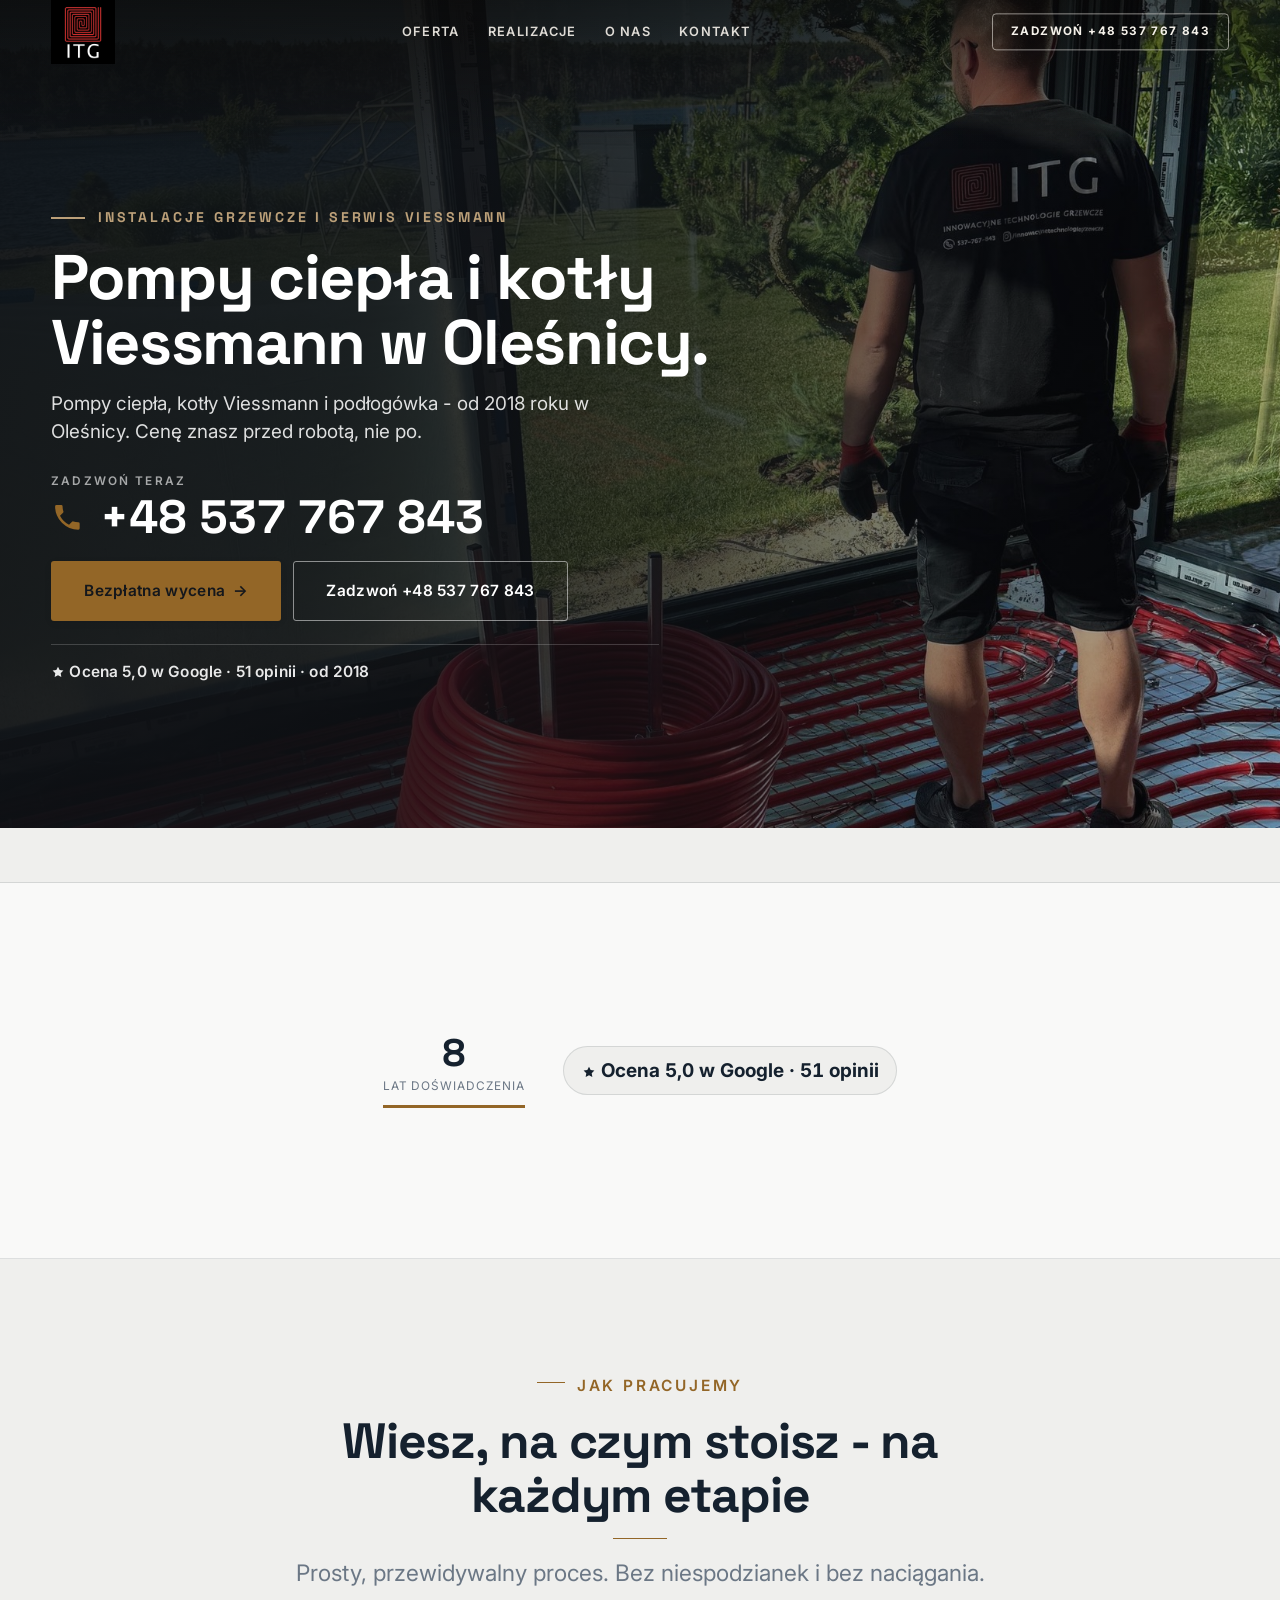
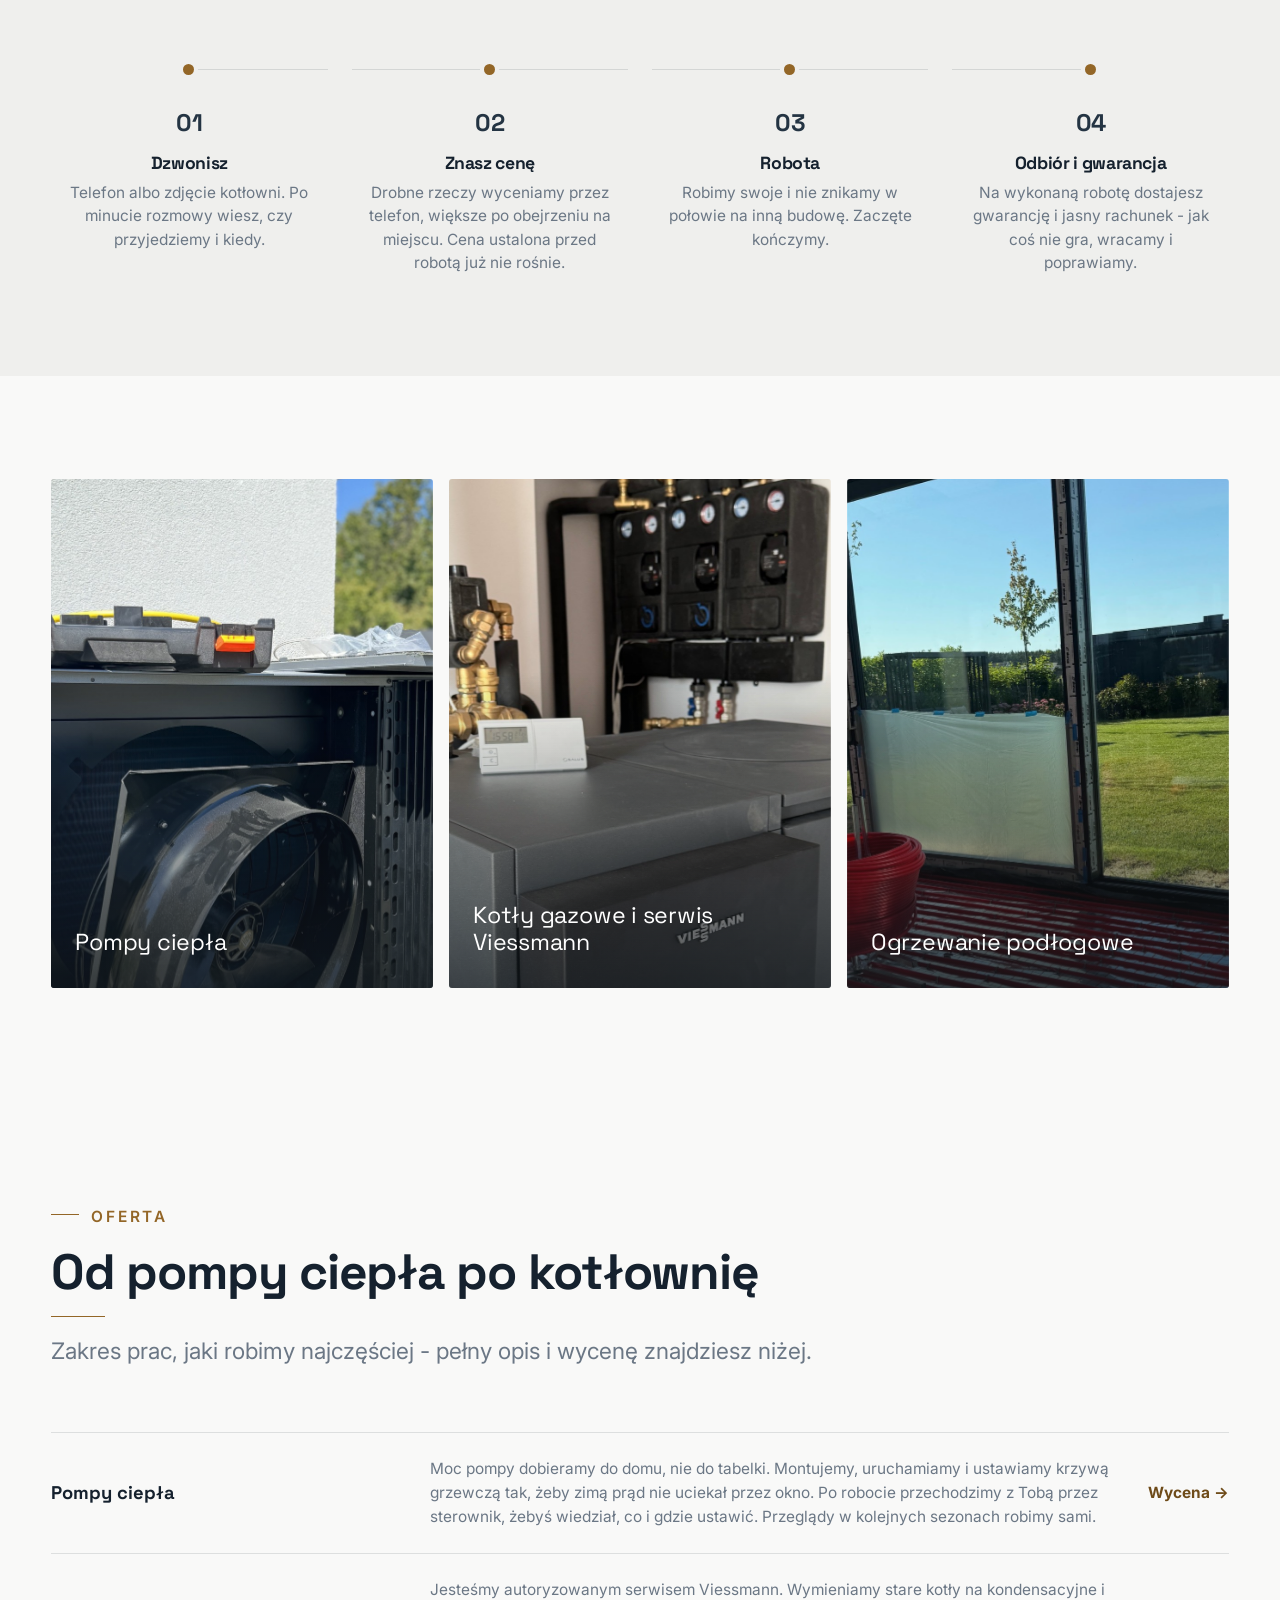
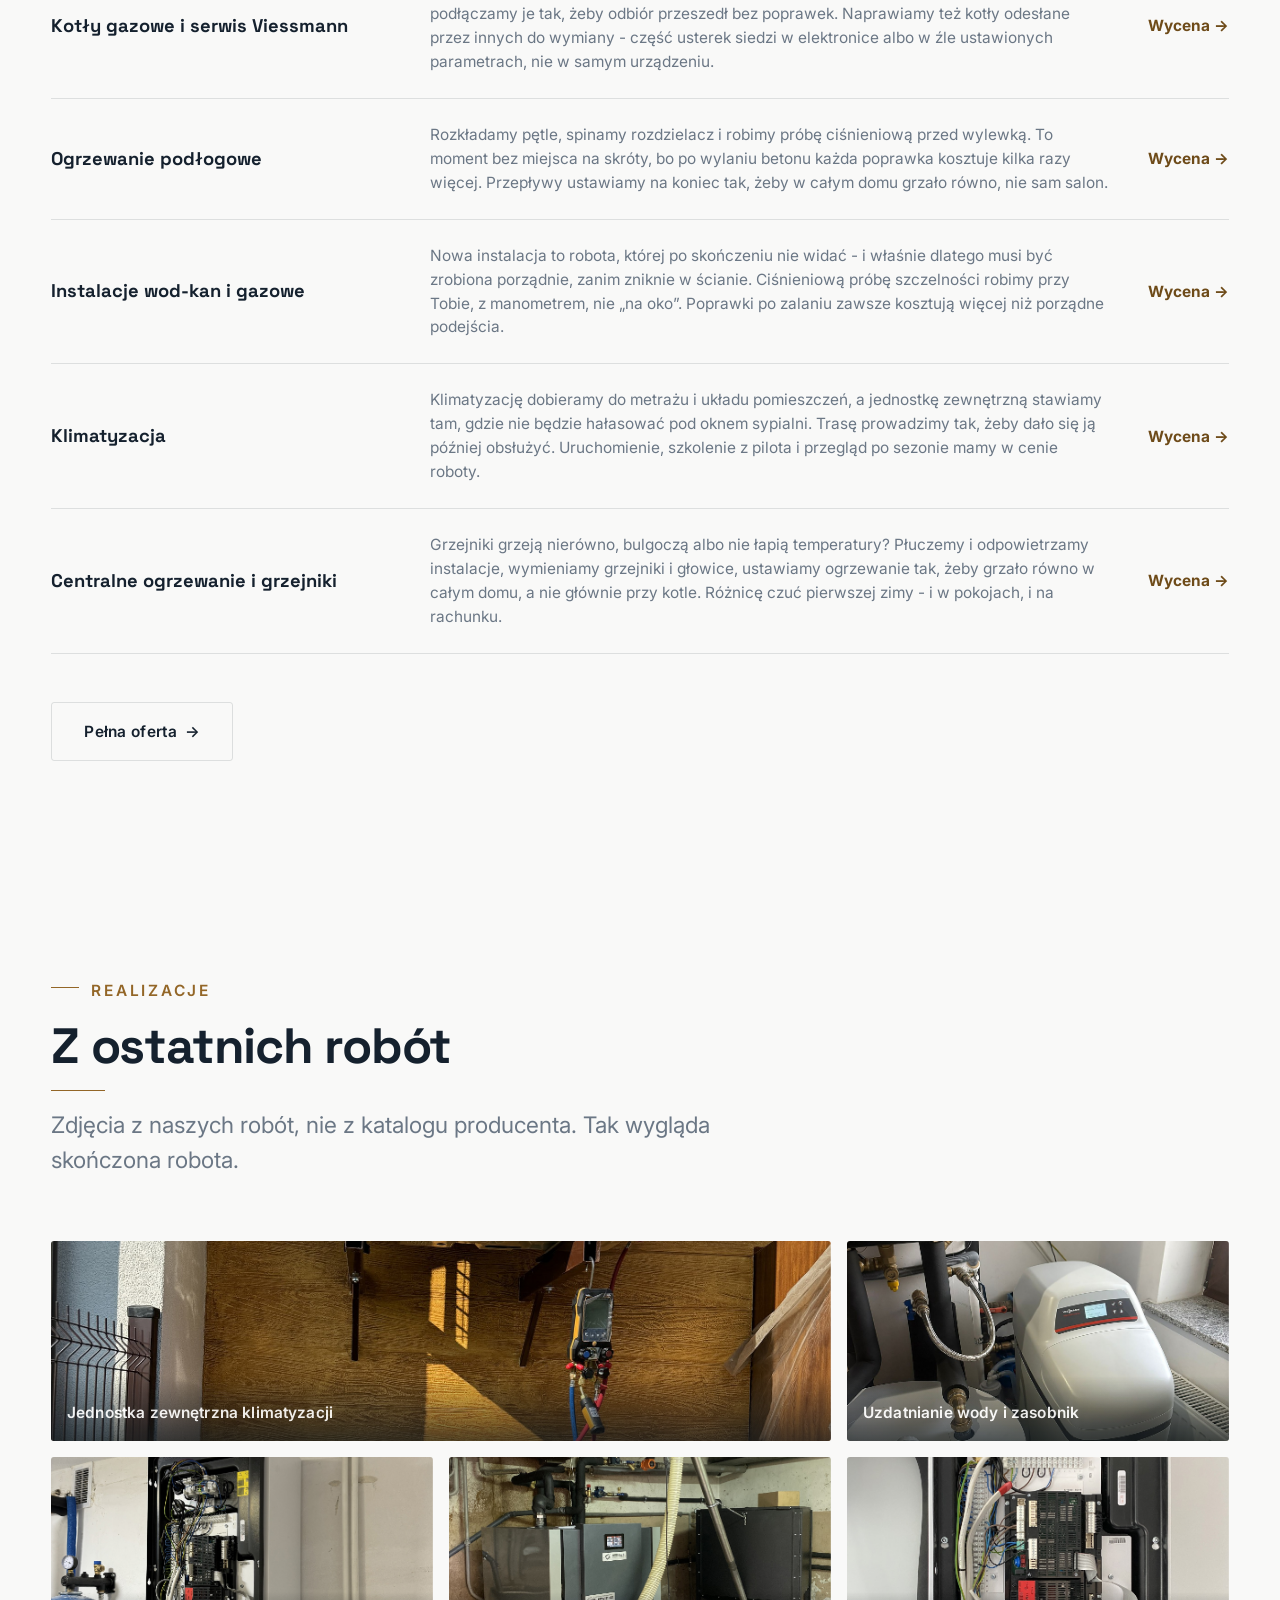
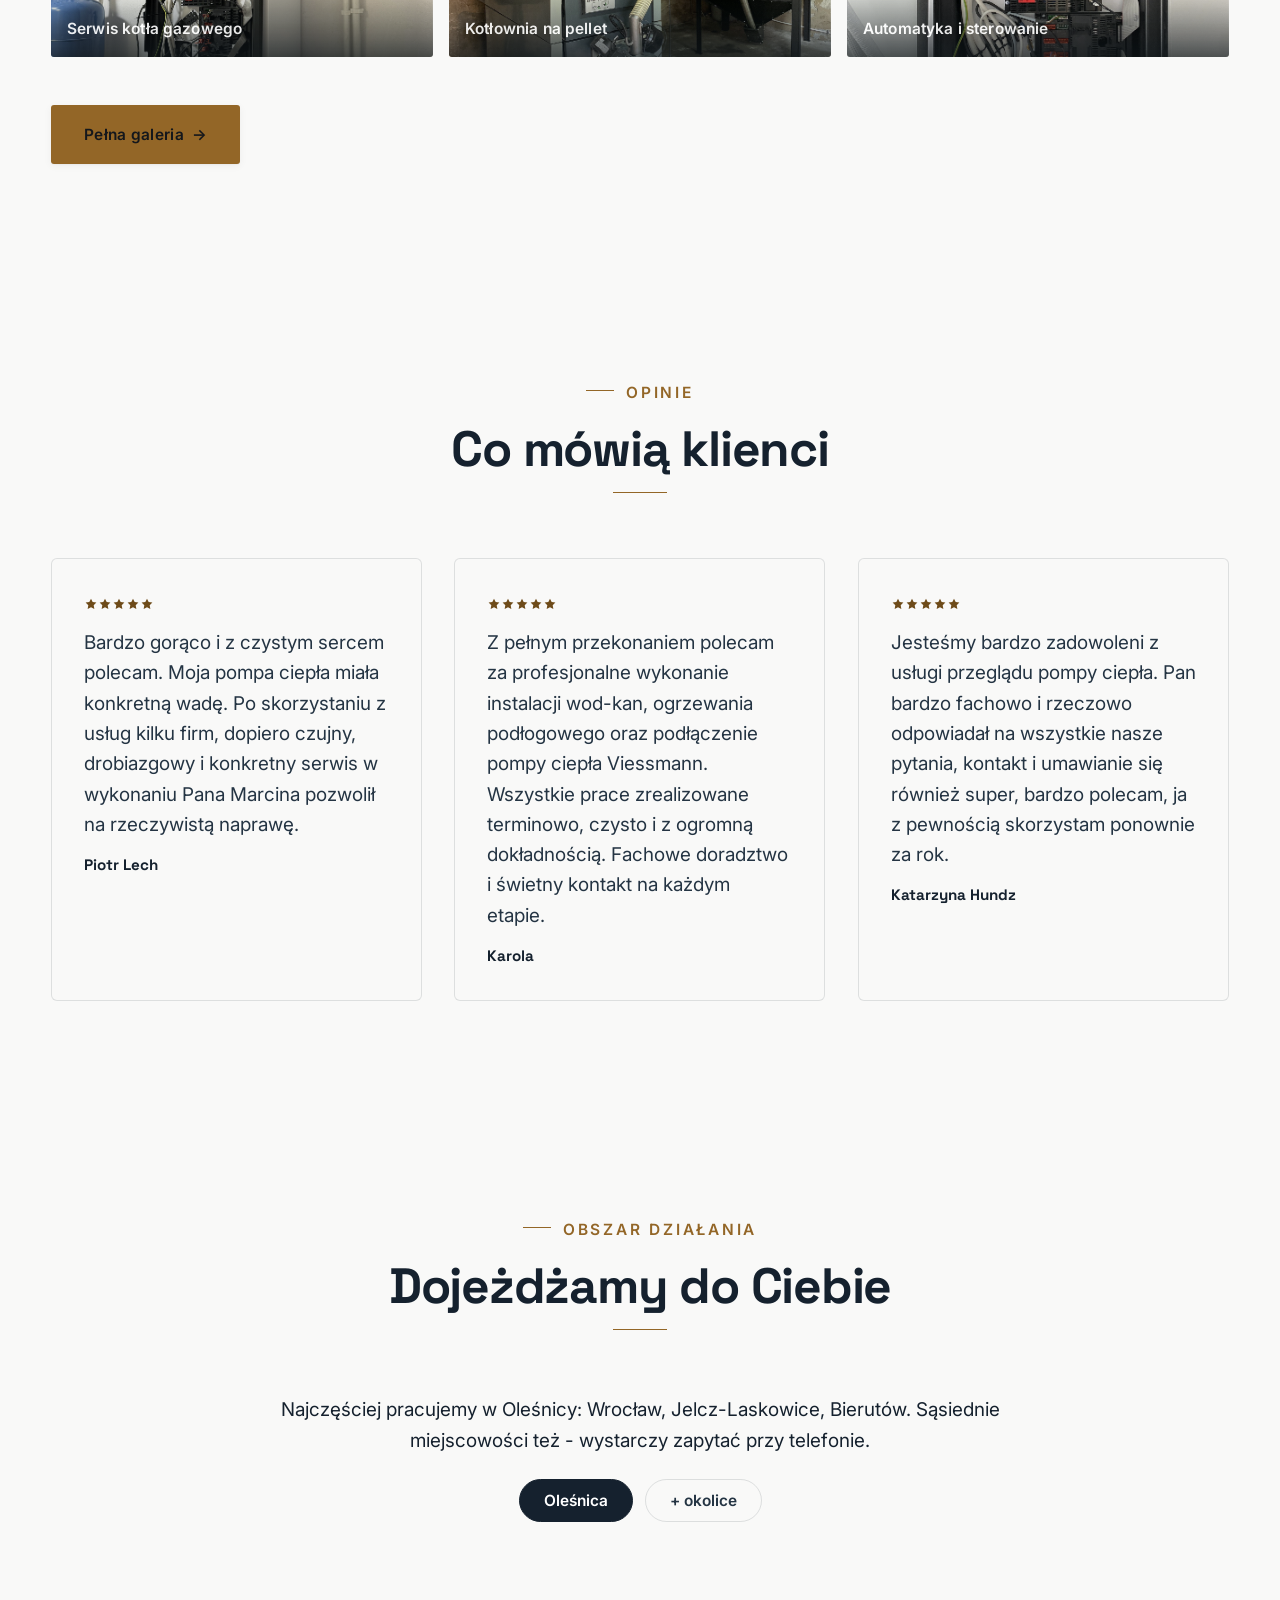
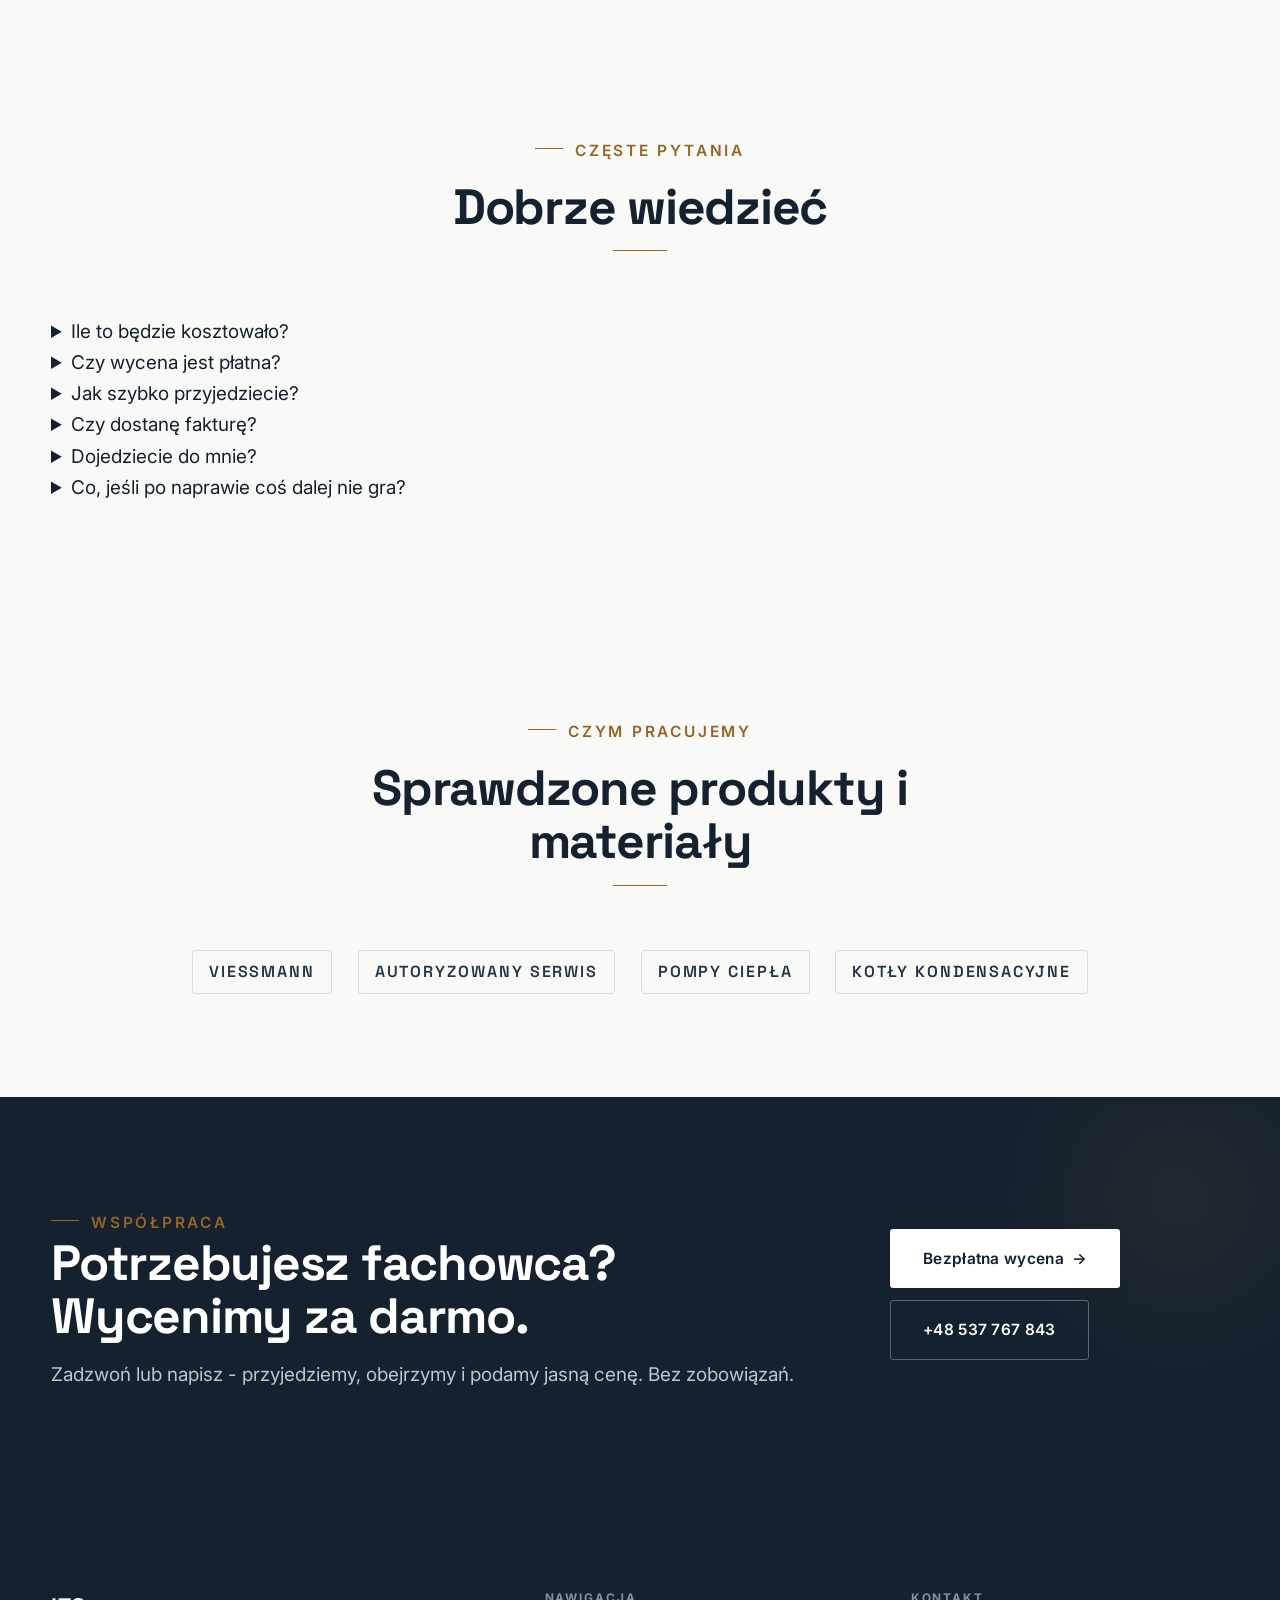
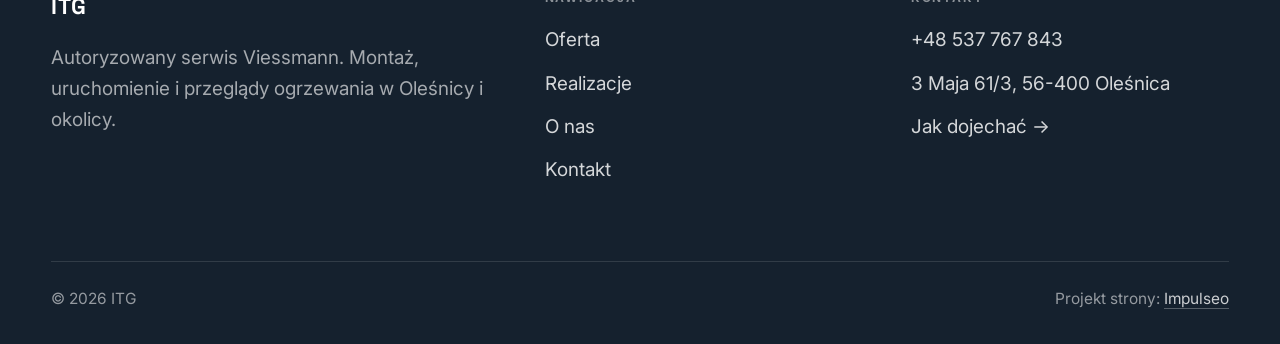
<file: index.html>
<!DOCTYPE html>
<html lang="pl">
<head>
<meta charset="UTF-8">
<meta name="viewport" content="width=device-width, initial-scale=1.0">
<title>Pompy ciepła i kotły Viessmann - Oleśnica | ITG</title>
<meta name="description" content="Instalacje grzewcze w Oleśnicy: pompy ciepła, kotły Viessmann, ogrzewanie podłogowe, wod-kan i klimatyzacja. Autoryzowany serwis Viessmann. Zadzwoń: +48 537 767 843.">
<link rel="preconnect" href="https://fonts.googleapis.com">
<link rel="preconnect" href="https://fonts.gstatic.com" crossorigin>
<link href="https://fonts.googleapis.com/css2?family=Space+Grotesk:wght@500;600;700&family=Inter:wght@400;500;600&display=swap" rel="stylesheet">
<link rel="stylesheet" href="assets/styles.css">
</head>
<body>

<header class="nav">
  <div class="wrap nav-inner">
    <a class="brand brand-has-logo" href="index.html"><img class="brand-logo" src="img/logo.jpg" alt="ITG Innowacyjne Technologie Grzewcze"></a>
    <nav class="nav-links">
      <a href="oferta.html">Oferta</a>
      <a href="realizacje.html">Realizacje</a>
      <a href="o-nas.html">O nas</a>
      <a href="kontakt.html">Kontakt</a>
      <a href="tel:+48537767843" class="btn btn-accent">Zadzwoń +48 537 767 843</a>
    </nav>
    <button class="nav-toggle" aria-label="Menu"><span></span><span></span><span></span></button>
  </div>
</header>

<section class="hero-fach">
  <img class="hf-photo" src="img/hero.jpg" fetchpriority="high" alt="ITG Innowacyjne Technologie Grzewcze">
  <div class="hf-panel">
    <div class="hf-inner">
      <span class="hf-kicker">Instalacje grzewcze i serwis Viessmann</span>
      <h1 class="hf-title">Pompy ciepła i kotły Viessmann w Oleśnicy. <em></em></h1>
      <p class="hf-lead">Pompy ciepła, kotły Viessmann i podłogówka - od 2018 roku w Oleśnicy. Cenę znasz przed robotą, nie po.</p>
      <a class="hf-phone" href="tel:+48537767843"><span class="hf-phone-lab">Zadzwoń teraz</span><span class="hf-phone-num"><svg class="ico-tel" width="16" height="16" viewBox="0 0 24 24" fill="none" aria-hidden="true"><path d="M6.6 10.8a15.5 15.5 0 0 0 6.6 6.6l2.2-2.2a1 1 0 0 1 1-.24 11.4 11.4 0 0 0 3.6.58 1 1 0 0 1 1 1V20a1 1 0 0 1-1 1A17 17 0 0 1 3 4a1 1 0 0 1 1-1h3.5a1 1 0 0 1 1 1c0 1.25.2 2.46.58 3.6a1 1 0 0 1-.25 1l-2.23 2.2Z" fill="currentColor"/></svg> +48 537 767 843</span></a>
      <div class="hf-actions">
        <a href="kontakt.html" class="btn btn-accent">Bezpłatna wycena <span class="arr">→</span></a>
        <a href="tel:+48537767843" class="btn btn-ghost hf-ghost">Zadzwoń +48 537 767 843</a>
      </div>
      <div class="hf-trust"><svg class="ico-star" width="14" height="14" viewBox="0 0 24 24" style="vertical-align:-2px" aria-hidden="true"><path d="M12 2.8l2.85 5.8 6.4.93-4.63 4.5 1.1 6.37L12 17.4l-5.72 3 1.1-6.37-4.63-4.5 6.4-.93L12 2.8Z" fill="currentColor"/></svg> Ocena 5,0 w Google · 51 opinii · od 2018</div>
    </div>
  </div>
</section>
<section class="fach-promise">
  <div class="wrap">
    <ul class="fp-row reveal"><li>Bezpłatna wycena</li><li>Dojazd: Oleśnica i okolice</li><li>Gwarancja na robociznę</li></ul>
  </div>
</section>
<section class="trust-bar">
  <div class="wrap">
    <div class="tb-stats">
      <div class="tb-stat reveal"><span class="tb-num">8</span><span class="tb-lab">lat doświadczenia</span></div>
    </div>
    <div class="tb-google reveal"><svg class="ico-star" width="14" height="14" viewBox="0 0 24 24" style="vertical-align:-2px" aria-hidden="true"><path d="M12 2.8l2.85 5.8 6.4.93-4.63 4.5 1.1 6.37L12 17.4l-5.72 3 1.1-6.37-4.63-4.5 6.4-.93L12 2.8Z" fill="currentColor"/></svg> Ocena 5,0 w Google · 51 opinii</div>
  </div>
</section>
<section class="proces fachowcy">
  <div class="wrap">
    <div class="head center reveal">
      <span class="eyebrow">Jak pracujemy</span>
      <h2>Wiesz, na czym stoisz - na każdym etapie</h2>
      <p>Prosty, przewidywalny proces. Bez niespodzianek i bez naciągania.</p>
    </div>
    <ol class="proces-line">
      <li class="reveal"><span class="pno">01</span><h3>Dzwonisz</h3><p>Telefon albo zdjęcie kotłowni. Po minucie rozmowy wiesz, czy przyjedziemy i kiedy.</p></li>
      <li class="reveal"><span class="pno">02</span><h3>Znasz cenę</h3><p>Drobne rzeczy wyceniamy przez telefon, większe po obejrzeniu na miejscu. Cena ustalona przed robotą już nie rośnie.</p></li>
      <li class="reveal"><span class="pno">03</span><h3>Robota</h3><p>Robimy swoje i nie znikamy w połowie na inną budowę. Zaczęte kończymy.</p></li>
      <li class="reveal"><span class="pno">04</span><h3>Odbiór i gwarancja</h3><p>Na wykonaną robotę dostajesz gwarancję i jasny rachunek - jak coś nie gra, wracamy i poprawiamy.</p></li>
    </ol>
  </div>
</section>
<section class="gateways-band">
  <div class="wrap">
    <div class="gateways">
      <a href="oferta.html" class="gateway reveal"><img src="img/g2.jpg" alt="Pompy ciepła" loading="lazy"><span class="g-ttl">Pompy ciepła</span></a>
      <a href="oferta.html" class="gateway reveal"><img src="img/g1.jpg" alt="Kotły gazowe i serwis Viessmann" loading="lazy"><span class="g-ttl">Kotły gazowe i serwis Viessmann</span></a>
      <a href="oferta.html" class="gateway reveal"><img src="img/about.jpg" alt="Ogrzewanie podłogowe" loading="lazy"><span class="g-ttl">Ogrzewanie podłogowe</span></a>
    </div>
  </div>
</section>
<section class="fach-uslugi">
  <div class="wrap">
    <div class="head reveal">
      <span class="eyebrow">Oferta</span>
      <h2>Od pompy ciepła po kotłownię</h2>
      <p>Zakres prac, jaki robimy najczęściej - pełny opis i wycenę znajdziesz niżej.</p>
    </div>
    <ul class="fu-list">
      <li class="fu-row reveal"><div class="fu-name">Pompy ciepła</div><div class="fu-desc">Moc pompy dobieramy do domu, nie do tabelki. Montujemy, uruchamiamy i ustawiamy krzywą grzewczą tak, żeby zimą prąd nie uciekał przez okno. Po robocie przechodzimy z Tobą przez sterownik, żebyś wiedział, co i gdzie ustawić. Przeglądy w kolejnych sezonach robimy sami.</div><a class="fu-cta" href="kontakt.html">Wycena <span class="arr">→</span></a></li>
      <li class="fu-row reveal"><div class="fu-name">Kotły gazowe i serwis Viessmann</div><div class="fu-desc">Jesteśmy autoryzowanym serwisem Viessmann. Wymieniamy stare kotły na kondensacyjne i podłączamy je tak, żeby odbiór przeszedł bez poprawek. Naprawiamy też kotły odesłane przez innych do wymiany - część usterek siedzi w elektronice albo w źle ustawionych parametrach, nie w samym urządzeniu.</div><a class="fu-cta" href="kontakt.html">Wycena <span class="arr">→</span></a></li>
      <li class="fu-row reveal"><div class="fu-name">Ogrzewanie podłogowe</div><div class="fu-desc">Rozkładamy pętle, spinamy rozdzielacz i robimy próbę ciśnieniową przed wylewką. To moment bez miejsca na skróty, bo po wylaniu betonu każda poprawka kosztuje kilka razy więcej. Przepływy ustawiamy na koniec tak, żeby w całym domu grzało równo, nie sam salon.</div><a class="fu-cta" href="kontakt.html">Wycena <span class="arr">→</span></a></li>
      <li class="fu-row reveal"><div class="fu-name">Instalacje wod-kan i gazowe</div><div class="fu-desc">Nowa instalacja to robota, której po skończeniu nie widać - i właśnie dlatego musi być zrobiona porządnie, zanim zniknie w ścianie. Ciśnieniową próbę szczelności robimy przy Tobie, z manometrem, nie „na oko”. Poprawki po zalaniu zawsze kosztują więcej niż porządne podejścia.</div><a class="fu-cta" href="kontakt.html">Wycena <span class="arr">→</span></a></li>
      <li class="fu-row reveal"><div class="fu-name">Klimatyzacja</div><div class="fu-desc">Klimatyzację dobieramy do metrażu i układu pomieszczeń, a jednostkę zewnętrzną stawiamy tam, gdzie nie będzie hałasować pod oknem sypialni. Trasę prowadzimy tak, żeby dało się ją później obsłużyć. Uruchomienie, szkolenie z pilota i przegląd po sezonie mamy w cenie roboty.</div><a class="fu-cta" href="kontakt.html">Wycena <span class="arr">→</span></a></li>
      <li class="fu-row reveal"><div class="fu-name">Centralne ogrzewanie i grzejniki</div><div class="fu-desc">Grzejniki grzeją nierówno, bulgoczą albo nie łapią temperatury? Płuczemy i odpowietrzamy instalacje, wymieniamy grzejniki i głowice, ustawiamy ogrzewanie tak, żeby grzało równo w całym domu, a nie głównie przy kotle. Różnicę czuć pierwszej zimy - i w pokojach, i na rachunku.</div><a class="fu-cta" href="kontakt.html">Wycena <span class="arr">→</span></a></li>
    </ul>
    <div style="margin-top:var(--space-7)" class="reveal"><a href="oferta.html" class="btn btn-ghost">Pełna oferta <span class="arr">→</span></a></div>
  </div>
</section>
<section>
  <div class="wrap">
    <div class="head reveal">
      <span class="eyebrow">Realizacje</span>
      <h2>Z ostatnich robót</h2>
      <p>Zdjęcia z naszych robót, nie z katalogu producenta. Tak wygląda skończona robota.</p>
    </div>
    <div class="gallery">
      <div class="tile t-two3 reveal"><img src="img/g3.jpg" alt="Jednostka zewnętrzna klimatyzacji" loading="lazy"><div class="cap">Jednostka zewnętrzna klimatyzacji</div></div>
      <div class="tile t-third reveal"><img src="img/g4.jpg" alt="Uzdatnianie wody i zasobnik" loading="lazy"><div class="cap">Uzdatnianie wody i zasobnik</div></div>
      <div class="tile t-third reveal"><img src="img/g5.jpg" alt="Serwis kotła gazowego" loading="lazy"><div class="cap">Serwis kotła gazowego</div></div>
      <div class="tile t-third reveal"><img src="img/g7.jpg" alt="Kotłownia na pellet" loading="lazy"><div class="cap">Kotłownia na pellet</div></div>
      <div class="tile t-third reveal"><img src="img/g8.jpg" alt="Automatyka i sterowanie" loading="lazy"><div class="cap">Automatyka i sterowanie</div></div>
    </div>
    <div style="margin-top:var(--space-7)" class="reveal"><a href="realizacje.html" class="btn btn-accent">Pełna galeria <span class="arr">→</span></a></div>
  </div>
</section>
<section class="opinie">
  <div class="wrap">
    <div class="head center reveal">
      <span class="eyebrow">Opinie</span>
      <h2>Co mówią klienci</h2>
    </div>
    <div class="opinie-grid">
      <figure class="op-card reveal"><span class="op-star"><svg class="ico-star" width="14" height="14" viewBox="0 0 24 24" style="vertical-align:-2px" aria-hidden="true"><path d="M12 2.8l2.85 5.8 6.4.93-4.63 4.5 1.1 6.37L12 17.4l-5.72 3 1.1-6.37-4.63-4.5 6.4-.93L12 2.8Z" fill="currentColor"/></svg><svg class="ico-star" width="14" height="14" viewBox="0 0 24 24" style="vertical-align:-2px" aria-hidden="true"><path d="M12 2.8l2.85 5.8 6.4.93-4.63 4.5 1.1 6.37L12 17.4l-5.72 3 1.1-6.37-4.63-4.5 6.4-.93L12 2.8Z" fill="currentColor"/></svg><svg class="ico-star" width="14" height="14" viewBox="0 0 24 24" style="vertical-align:-2px" aria-hidden="true"><path d="M12 2.8l2.85 5.8 6.4.93-4.63 4.5 1.1 6.37L12 17.4l-5.72 3 1.1-6.37-4.63-4.5 6.4-.93L12 2.8Z" fill="currentColor"/></svg><svg class="ico-star" width="14" height="14" viewBox="0 0 24 24" style="vertical-align:-2px" aria-hidden="true"><path d="M12 2.8l2.85 5.8 6.4.93-4.63 4.5 1.1 6.37L12 17.4l-5.72 3 1.1-6.37-4.63-4.5 6.4-.93L12 2.8Z" fill="currentColor"/></svg><svg class="ico-star" width="14" height="14" viewBox="0 0 24 24" style="vertical-align:-2px" aria-hidden="true"><path d="M12 2.8l2.85 5.8 6.4.93-4.63 4.5 1.1 6.37L12 17.4l-5.72 3 1.1-6.37-4.63-4.5 6.4-.93L12 2.8Z" fill="currentColor"/></svg></span><blockquote>Bardzo gorąco i z czystym sercem polecam. Moja pompa ciepła miała konkretną wadę. Po skorzystaniu z usług kilku firm, dopiero czujny, drobiazgowy i konkretny serwis w wykonaniu Pana Marcina pozwolił na rzeczywistą naprawę.</blockquote><span class="op-autor">Piotr Lech</span></figure>
      <figure class="op-card reveal"><span class="op-star"><svg class="ico-star" width="14" height="14" viewBox="0 0 24 24" style="vertical-align:-2px" aria-hidden="true"><path d="M12 2.8l2.85 5.8 6.4.93-4.63 4.5 1.1 6.37L12 17.4l-5.72 3 1.1-6.37-4.63-4.5 6.4-.93L12 2.8Z" fill="currentColor"/></svg><svg class="ico-star" width="14" height="14" viewBox="0 0 24 24" style="vertical-align:-2px" aria-hidden="true"><path d="M12 2.8l2.85 5.8 6.4.93-4.63 4.5 1.1 6.37L12 17.4l-5.72 3 1.1-6.37-4.63-4.5 6.4-.93L12 2.8Z" fill="currentColor"/></svg><svg class="ico-star" width="14" height="14" viewBox="0 0 24 24" style="vertical-align:-2px" aria-hidden="true"><path d="M12 2.8l2.85 5.8 6.4.93-4.63 4.5 1.1 6.37L12 17.4l-5.72 3 1.1-6.37-4.63-4.5 6.4-.93L12 2.8Z" fill="currentColor"/></svg><svg class="ico-star" width="14" height="14" viewBox="0 0 24 24" style="vertical-align:-2px" aria-hidden="true"><path d="M12 2.8l2.85 5.8 6.4.93-4.63 4.5 1.1 6.37L12 17.4l-5.72 3 1.1-6.37-4.63-4.5 6.4-.93L12 2.8Z" fill="currentColor"/></svg><svg class="ico-star" width="14" height="14" viewBox="0 0 24 24" style="vertical-align:-2px" aria-hidden="true"><path d="M12 2.8l2.85 5.8 6.4.93-4.63 4.5 1.1 6.37L12 17.4l-5.72 3 1.1-6.37-4.63-4.5 6.4-.93L12 2.8Z" fill="currentColor"/></svg></span><blockquote>Z pełnym przekonaniem polecam za profesjonalne wykonanie instalacji wod-kan, ogrzewania podłogowego oraz podłączenie pompy ciepła Viessmann. Wszystkie prace zrealizowane terminowo, czysto i z ogromną dokładnością. Fachowe doradztwo i świetny kontakt na każdym etapie.</blockquote><span class="op-autor">Karola</span></figure>
      <figure class="op-card reveal"><span class="op-star"><svg class="ico-star" width="14" height="14" viewBox="0 0 24 24" style="vertical-align:-2px" aria-hidden="true"><path d="M12 2.8l2.85 5.8 6.4.93-4.63 4.5 1.1 6.37L12 17.4l-5.72 3 1.1-6.37-4.63-4.5 6.4-.93L12 2.8Z" fill="currentColor"/></svg><svg class="ico-star" width="14" height="14" viewBox="0 0 24 24" style="vertical-align:-2px" aria-hidden="true"><path d="M12 2.8l2.85 5.8 6.4.93-4.63 4.5 1.1 6.37L12 17.4l-5.72 3 1.1-6.37-4.63-4.5 6.4-.93L12 2.8Z" fill="currentColor"/></svg><svg class="ico-star" width="14" height="14" viewBox="0 0 24 24" style="vertical-align:-2px" aria-hidden="true"><path d="M12 2.8l2.85 5.8 6.4.93-4.63 4.5 1.1 6.37L12 17.4l-5.72 3 1.1-6.37-4.63-4.5 6.4-.93L12 2.8Z" fill="currentColor"/></svg><svg class="ico-star" width="14" height="14" viewBox="0 0 24 24" style="vertical-align:-2px" aria-hidden="true"><path d="M12 2.8l2.85 5.8 6.4.93-4.63 4.5 1.1 6.37L12 17.4l-5.72 3 1.1-6.37-4.63-4.5 6.4-.93L12 2.8Z" fill="currentColor"/></svg><svg class="ico-star" width="14" height="14" viewBox="0 0 24 24" style="vertical-align:-2px" aria-hidden="true"><path d="M12 2.8l2.85 5.8 6.4.93-4.63 4.5 1.1 6.37L12 17.4l-5.72 3 1.1-6.37-4.63-4.5 6.4-.93L12 2.8Z" fill="currentColor"/></svg></span><blockquote>Jesteśmy bardzo zadowoleni z usługi przeglądu pompy ciepła. Pan bardzo fachowo i rzeczowo odpowiadał na wszystkie nasze pytania, kontakt i umawianie się również super, bardzo polecam, ja z pewnością skorzystam ponownie za rok.</blockquote><span class="op-autor">Katarzyna Hundz</span></figure>
    </div>
  </div>
</section>
<section class="obszar">
  <div class="wrap">
    <div class="head center reveal">
      <span class="eyebrow">Obszar działania</span>
      <h2>Dojeżdżamy do Ciebie</h2>
    </div>
    <p class="obszar-txt reveal" style="text-align:center;max-width:60ch;margin:0 auto 1.4rem">Najczęściej pracujemy w Oleśnicy: Wrocław, Jelcz-Laskowice, Bierutów. Sąsiednie miejscowości też - wystarczy zapytać przy telefonie.</p>
    <ul class="obszar-list reveal"><li class="is-home">Oleśnica</li><li>+ okolice</li></ul>
  </div>
</section>
<section class="faq-klinika">
  <div class="wrap">
    <div class="head center reveal">
      <span class="eyebrow">Częste pytania</span>
      <h2>Dobrze wiedzieć</h2>
    </div>
    <div class="faq-list">
      <details class="faq-item reveal"><summary>Ile to będzie kosztowało?</summary><p>Zależy, co się dzieje - dlatego wypytujemy przez telefon i od razu podajemy widełki. Ostateczną cenę znasz przed robotą, nie po niej.</p></details>
      <details class="faq-item reveal"><summary>Czy wycena jest płatna?</summary><p>Nie. Przyjazd i wycena w Oleśnicy i najbliższej okolicy są bezpłatne i do niczego nie zobowiązują.</p></details>
      <details class="faq-item reveal"><summary>Jak szybko przyjedziecie?</summary><p>Przy zalaniu liczy się każda godzina, więc przy awarii przestawiamy grafik. Prace planowane umawiamy z kilkudniowym wyprzedzeniem.</p></details>
      <details class="faq-item reveal"><summary>Czy dostanę fakturę?</summary><p>Tak, na firmę albo na osobę prywatną. Dokument dostajesz od razu, a nie „wyślemy później”.</p></details>
      <details class="faq-item reveal"><summary>Dojedziecie do mnie?</summary><p>Robimy głównie Oleśnica i okolice. Masz wątpliwość - zadzwoń, to kwestia jednego pytania.</p></details>
      <details class="faq-item reveal"><summary>Co, jeśli po naprawie coś dalej nie gra?</summary><p>Wracamy i sprawdzamy. Nasza wina - poprawiamy za darmo; wyszło coś nowego - mówimy wprost, co i za ile.</p></details>
    </div>
  </div>
</section>
<section class="auto-marki">
  <div class="wrap">
    <div class="head center reveal">
      <span class="eyebrow">Czym pracujemy</span>
      <h2>Sprawdzone produkty i materiały</h2>
    </div>
    <ul class="marki-list reveal"><li>Viessmann</li><li>Autoryzowany serwis</li><li>Pompy ciepła</li><li>Kotły kondensacyjne</li></ul>
  </div>
</section>
<section class="cta">
  <div class="wrap">
    <div class="reveal">
      <span class="eyebrow">Współpraca</span>
      <h2>Potrzebujesz fachowca? Wycenimy za darmo.</h2>
      <p>Zadzwoń lub napisz - przyjedziemy, obejrzymy i podamy jasną cenę. Bez zobowiązań.</p>
    </div>
    <div class="cta-actions reveal">
      <a href="kontakt.html" class="btn btn-light">Bezpłatna wycena <span class="arr">→</span></a>
      <a href="tel:+48537767843" class="btn btn-ghost" style="color:#fff;border-color:rgba(255,255,255,.3)">+48 537 767 843</a>
    </div>
  </div>
</section>

<footer>
  <div class="wrap">
    <div class="foot-grid">
      <div class="foot-brand">
        <div class="name">ITG</div>
        <p>Autoryzowany serwis Viessmann. Montaż, uruchomienie i przeglądy ogrzewania w Oleśnicy i okolicy.</p>
      </div>
      <div class="foot-col">
        <h4>Nawigacja</h4>
        <a href="oferta.html">Oferta</a>
        <a href="realizacje.html">Realizacje</a>
        <a href="o-nas.html">O nas</a>
        <a href="kontakt.html">Kontakt</a>
      </div>
      <div class="foot-col">
        <h4>Kontakt</h4>
        <a href="tel:+48537767843">+48 537 767 843</a>
        <p>3 Maja 61/3, 56-400 Oleśnica</p>
        <a href="https://www.google.com/maps?cid=13976396343379529846" target="_blank" rel="noopener">Jak dojechać →</a>
      </div>
    </div>
    <div class="foot-bot">
      <span>© 2026 ITG</span>
      <span>Projekt strony: <a class="foot-credit" href="https://impulseo.pl" target="_blank" rel="noopener">Impulseo</a></span>
    </div>
  </div>
</footer>
<div class="sticky-call"><a class="sc-call" href="tel:+48537767843"><svg class="ico-tel" width="16" height="16" viewBox="0 0 24 24" fill="none" aria-hidden="true"><path d="M6.6 10.8a15.5 15.5 0 0 0 6.6 6.6l2.2-2.2a1 1 0 0 1 1-.24 11.4 11.4 0 0 0 3.6.58 1 1 0 0 1 1 1V20a1 1 0 0 1-1 1A17 17 0 0 1 3 4a1 1 0 0 1 1-1h3.5a1 1 0 0 1 1 1c0 1.25.2 2.46.58 3.6a1 1 0 0 1-.25 1l-2.23 2.2Z" fill="currentColor"/></svg> Zadzwoń</a><a class="sc-quote" href="kontakt.html">Bezpłatna wycena</a></div>

<script src="assets/main.js"></script>
</body>
</html>
</file>
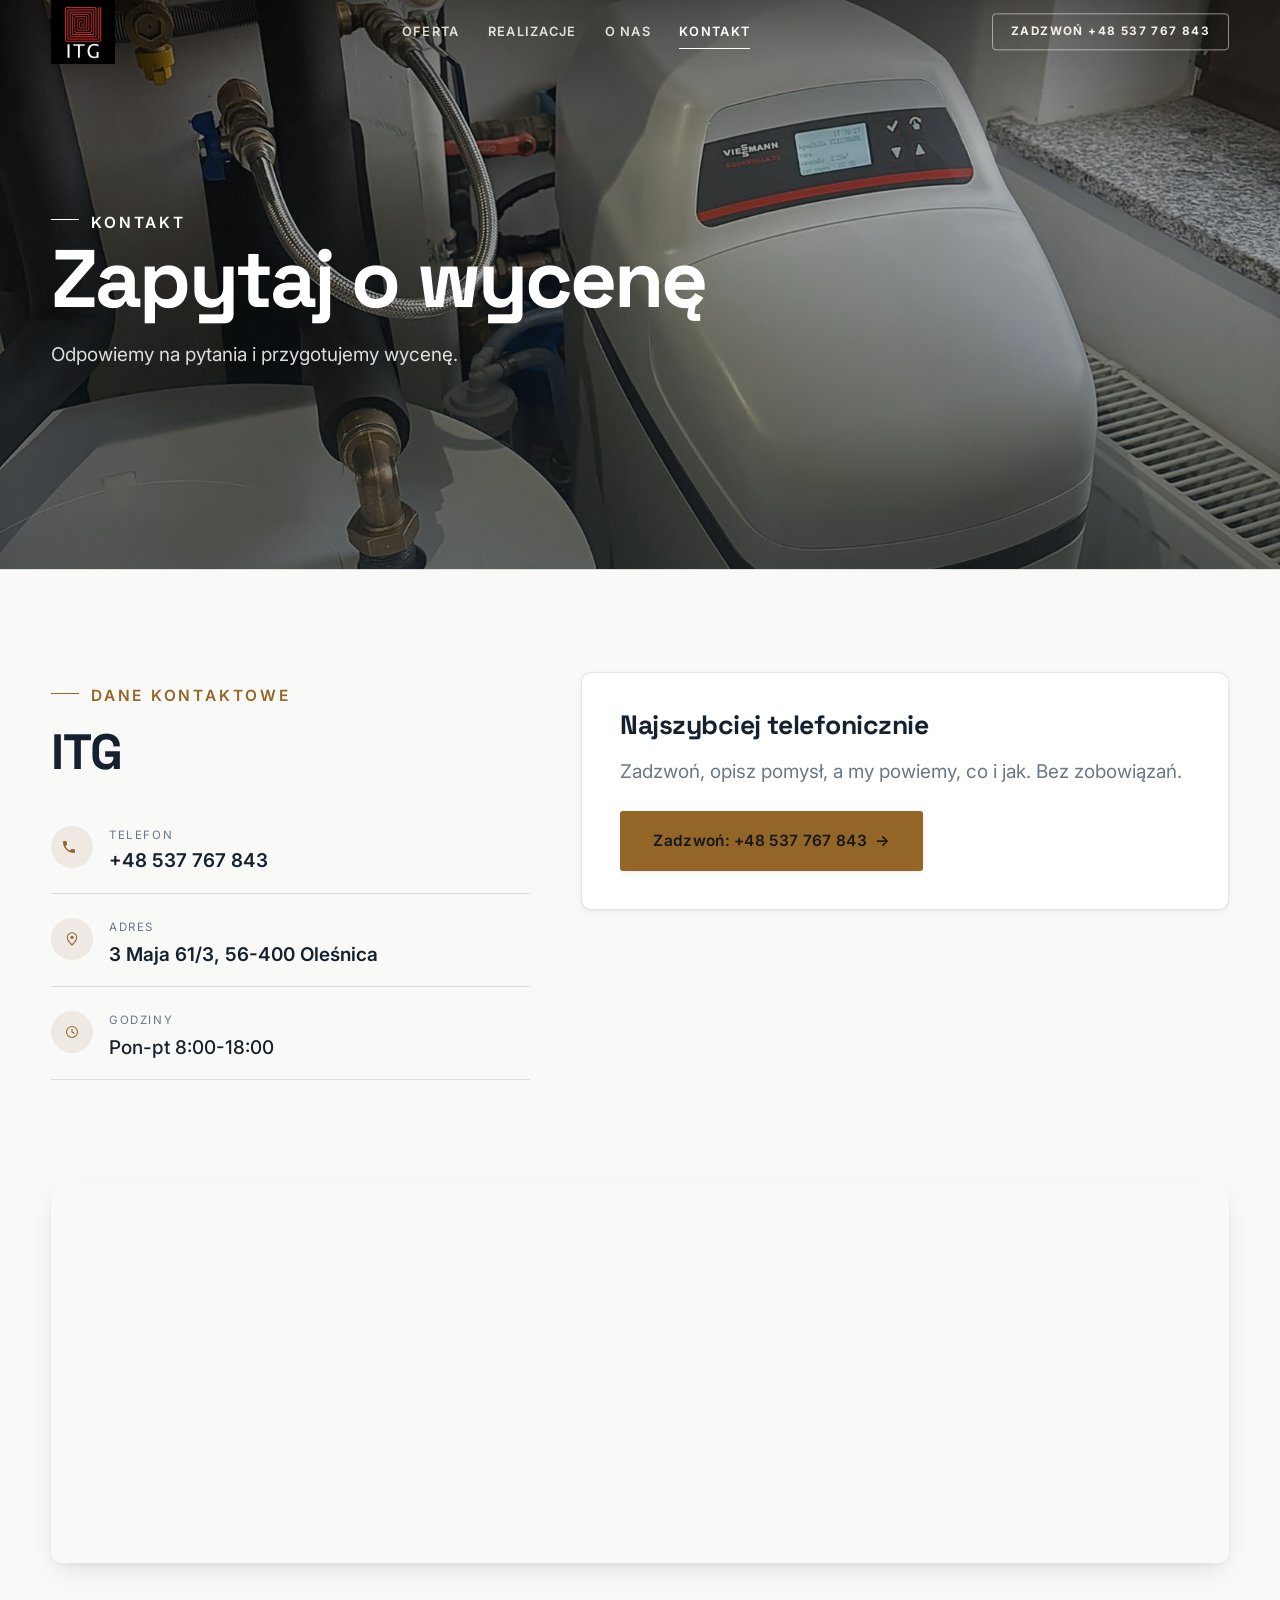
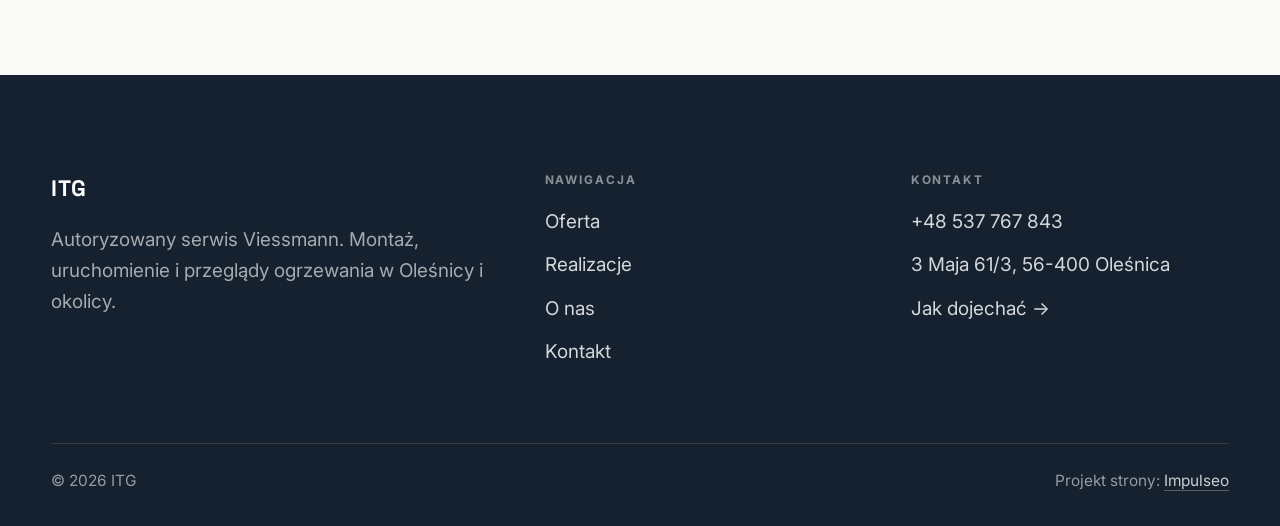
<file: kontakt.html>
<!DOCTYPE html>
<html lang="pl">
<head>
<meta charset="UTF-8">
<meta name="viewport" content="width=device-width, initial-scale=1.0">
<title>Kontakt - ITG</title>
<meta name="description" content="Kontakt ITG Innowacyjne Technologie Grzewcze - 3 Maja 61/3, 56-400 Oleśnica">
<link rel="preconnect" href="https://fonts.googleapis.com">
<link rel="preconnect" href="https://fonts.gstatic.com" crossorigin>
<link href="https://fonts.googleapis.com/css2?family=Space+Grotesk:wght@500;600;700&family=Inter:wght@400;500;600&display=swap" rel="stylesheet">
<link rel="stylesheet" href="assets/styles.css">
</head>
<body>

<header class="nav">
  <div class="wrap nav-inner">
    <a class="brand brand-has-logo" href="index.html"><img class="brand-logo" src="img/logo.jpg" alt="ITG Innowacyjne Technologie Grzewcze"></a>
    <nav class="nav-links">
      <a href="oferta.html">Oferta</a>
      <a href="realizacje.html">Realizacje</a>
      <a href="o-nas.html">O nas</a>
      <a href="kontakt.html" class="active">Kontakt</a>
      <a href="tel:+48537767843" class="btn btn-accent">Zadzwoń +48 537 767 843</a>
    </nav>
    <button class="nav-toggle" aria-label="Menu"><span></span><span></span><span></span></button>
  </div>
</header>

<section class="pagehead">
  <img src="img/g4.jpg" alt="ITG Innowacyjne Technologie Grzewcze - Zapytaj o wycenę">
  <div class="wrap">
    <span class="eyebrow">Kontakt</span>
    <h1>Zapytaj o wycenę</h1>
    <p>Odpowiemy na pytania i przygotujemy wycenę.</p>
  </div>
</section>
<section>
  <div class="wrap contact-grid">
    <div class="reveal">
      <span class="eyebrow">Dane kontaktowe</span>
      <h2 style="margin:var(--space-4) 0 var(--space-6)">ITG</h2>
      <div class="info-list">
        <div class="info-row"><div class="ic"><svg class="ico-tel" width="16" height="16" viewBox="0 0 24 24" fill="none" aria-hidden="true"><path d="M6.6 10.8a15.5 15.5 0 0 0 6.6 6.6l2.2-2.2a1 1 0 0 1 1-.24 11.4 11.4 0 0 0 3.6.58 1 1 0 0 1 1 1V20a1 1 0 0 1-1 1A17 17 0 0 1 3 4a1 1 0 0 1 1-1h3.5a1 1 0 0 1 1 1c0 1.25.2 2.46.58 3.6a1 1 0 0 1-.25 1l-2.23 2.2Z" fill="currentColor"/></svg></div><div><div class="lbl">Telefon</div><a class="val" href="tel:+48537767843">+48 537 767 843</a></div></div>
        <div class="info-row"><div class="ic"><svg class="ico-pin" width="16" height="16" viewBox="0 0 24 24" fill="none" aria-hidden="true"><path d="M12 21s7-6.1 7-11.5A7 7 0 0 0 5 9.5C5 14.9 12 21 12 21Z" stroke="currentColor" stroke-width="1.6" fill="none"/><circle cx="12" cy="9.5" r="2.4" fill="currentColor"/></svg></div><div><div class="lbl">Adres</div><div class="val">3 Maja 61/3, 56-400 Oleśnica</div></div></div>
        <div class="info-row"><div class="ic"><svg class="ico-clock" width="16" height="16" viewBox="0 0 24 24" fill="none" aria-hidden="true"><circle cx="12" cy="12" r="8.2" stroke="currentColor" stroke-width="1.6"/><path d="M12 7.5V12l3.2 1.9" stroke="currentColor" stroke-width="1.6" stroke-linecap="round"/></svg></div><div><div class="lbl">Godziny</div><div class="val" style="font-weight:500">Pon-pt 8:00-18:00</div></div></div>
      </div>
    </div>
    <div class="reveal">
      <div class="form">
        <h3 style="margin-bottom:var(--space-4)">Najszybciej telefonicznie</h3>
        <p class="muted" style="margin-bottom:var(--space-5)">Zadzwoń, opisz pomysł, a my powiemy, co i jak. Bez zobowiązań.</p>
        <a href="tel:+48537767843" class="btn btn-accent" style="justify-content:center">Zadzwoń: +48 537 767 843 <span class="arr">→</span></a>
      </div>
    </div>
  </div>
</section>
<section style="padding-top:0">
  <div class="wrap reveal">
    <iframe class="map" title="ITG Innowacyjne Technologie Grzewcze - Oleśnica" src="https://maps.google.com/maps?q=51.2078413%2C17.3795418&z=15&output=embed" loading="lazy" referrerpolicy="no-referrer-when-downgrade"></iframe>
  </div>
</section>

<footer>
  <div class="wrap">
    <div class="foot-grid">
      <div class="foot-brand">
        <div class="name">ITG</div>
        <p>Autoryzowany serwis Viessmann. Montaż, uruchomienie i przeglądy ogrzewania w Oleśnicy i okolicy.</p>
      </div>
      <div class="foot-col">
        <h4>Nawigacja</h4>
        <a href="oferta.html">Oferta</a>
        <a href="realizacje.html">Realizacje</a>
        <a href="o-nas.html">O nas</a>
        <a href="kontakt.html">Kontakt</a>
      </div>
      <div class="foot-col">
        <h4>Kontakt</h4>
        <a href="tel:+48537767843">+48 537 767 843</a>
        <p>3 Maja 61/3, 56-400 Oleśnica</p>
        <a href="https://www.google.com/maps?cid=13976396343379529846" target="_blank" rel="noopener">Jak dojechać →</a>
      </div>
    </div>
    <div class="foot-bot">
      <span>© 2026 ITG</span>
      <span>Projekt strony: <a class="foot-credit" href="https://impulseo.pl" target="_blank" rel="noopener">Impulseo</a></span>
    </div>
  </div>
</footer>
<div class="sticky-call"><a class="sc-call" href="tel:+48537767843"><svg class="ico-tel" width="16" height="16" viewBox="0 0 24 24" fill="none" aria-hidden="true"><path d="M6.6 10.8a15.5 15.5 0 0 0 6.6 6.6l2.2-2.2a1 1 0 0 1 1-.24 11.4 11.4 0 0 0 3.6.58 1 1 0 0 1 1 1V20a1 1 0 0 1-1 1A17 17 0 0 1 3 4a1 1 0 0 1 1-1h3.5a1 1 0 0 1 1 1c0 1.25.2 2.46.58 3.6a1 1 0 0 1-.25 1l-2.23 2.2Z" fill="currentColor"/></svg> Zadzwoń</a><a class="sc-quote" href="kontakt.html">Bezpłatna wycena</a></div>

<script src="assets/main.js"></script>
</body>
</html>
</file>
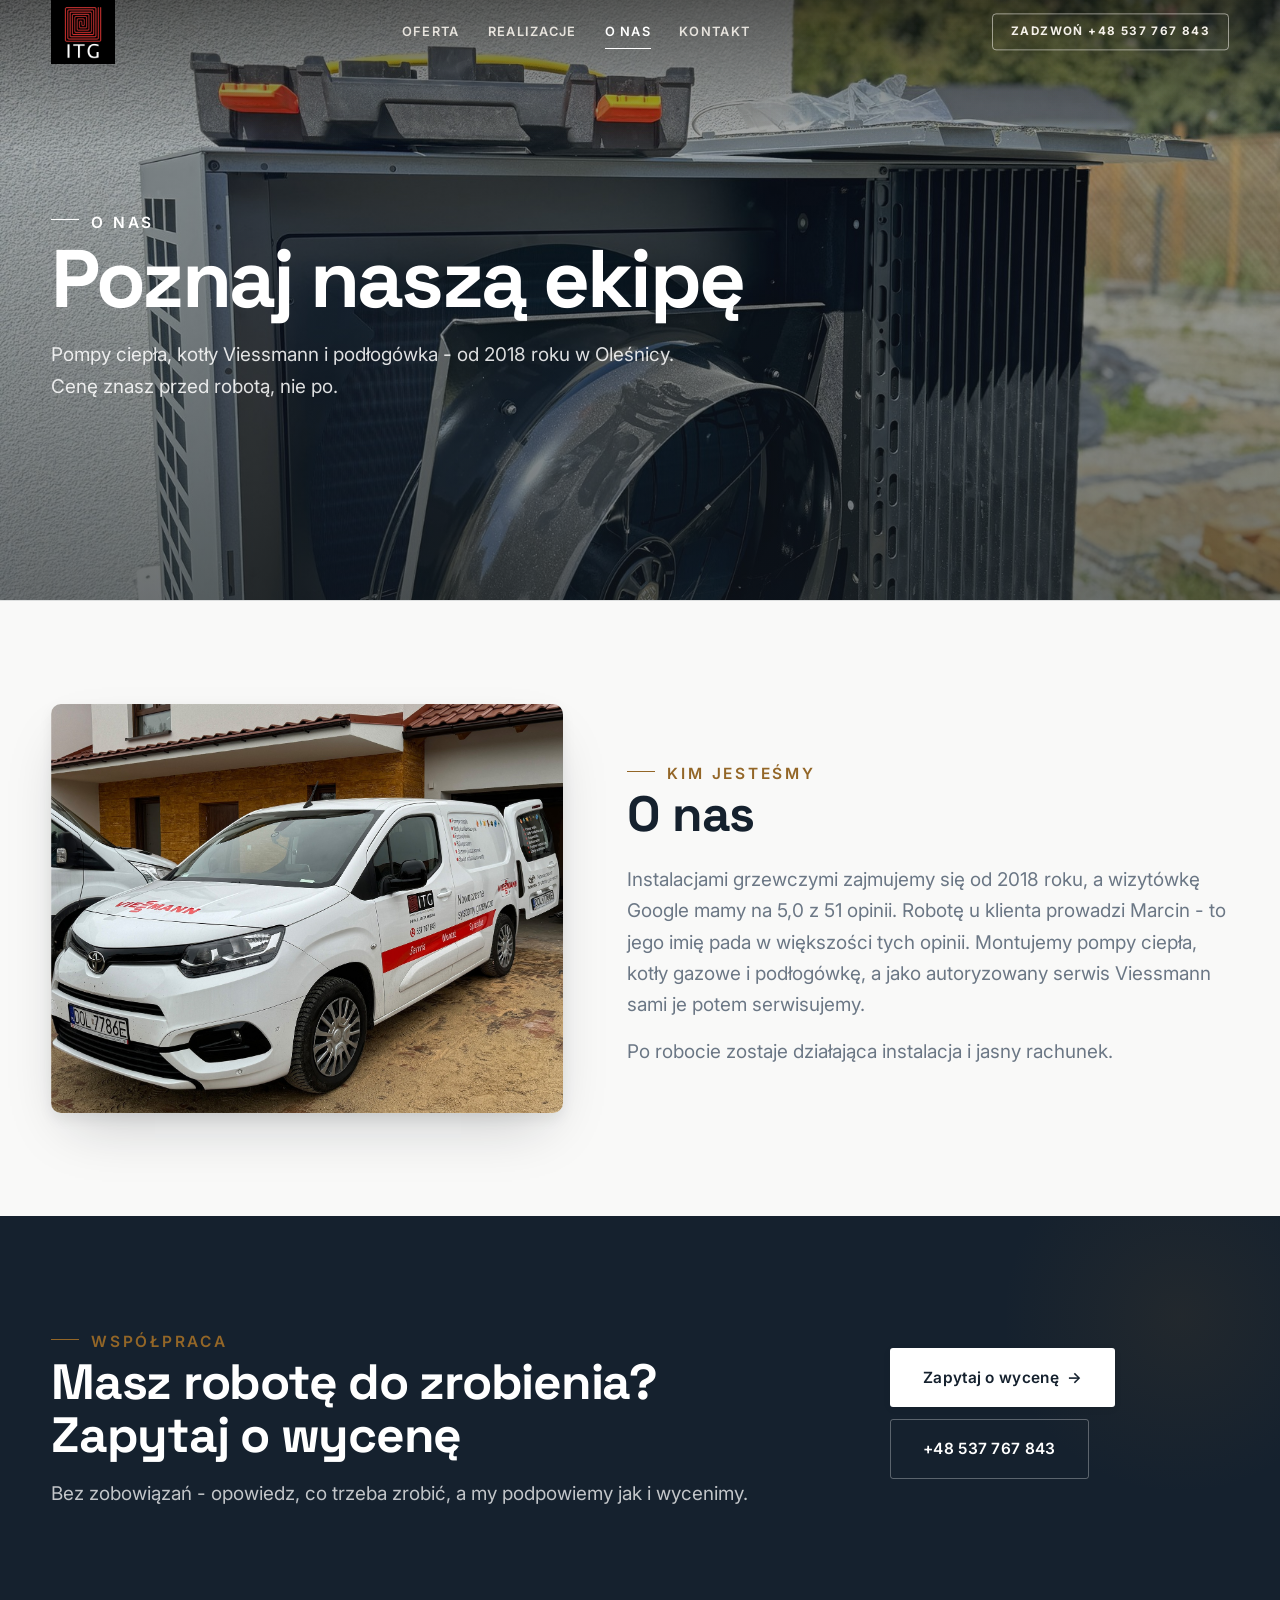
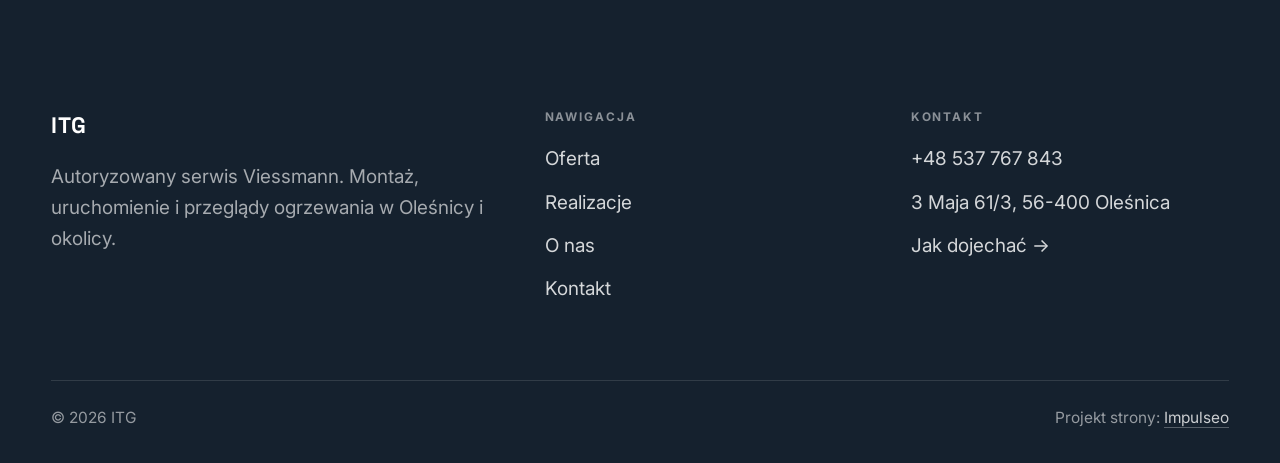
<file: o-nas.html>
<!DOCTYPE html>
<html lang="pl">
<head>
<meta charset="UTF-8">
<meta name="viewport" content="width=device-width, initial-scale=1.0">
<title>O nas - ITG</title>
<meta name="description" content="Instalacje grzewcze w Oleśnicy: pompy ciepła, kotły Viessmann, ogrzewanie podłogowe, wod-kan i klimatyzacja. Autoryzowany serwis Viessmann. Zadzwoń: +48 537 767 843.">
<link rel="preconnect" href="https://fonts.googleapis.com">
<link rel="preconnect" href="https://fonts.gstatic.com" crossorigin>
<link href="https://fonts.googleapis.com/css2?family=Space+Grotesk:wght@500;600;700&family=Inter:wght@400;500;600&display=swap" rel="stylesheet">
<link rel="stylesheet" href="assets/styles.css">
</head>
<body>

<header class="nav">
  <div class="wrap nav-inner">
    <a class="brand brand-has-logo" href="index.html"><img class="brand-logo" src="img/logo.jpg" alt="ITG Innowacyjne Technologie Grzewcze"></a>
    <nav class="nav-links">
      <a href="oferta.html">Oferta</a>
      <a href="realizacje.html">Realizacje</a>
      <a href="o-nas.html" class="active">O nas</a>
      <a href="kontakt.html">Kontakt</a>
      <a href="tel:+48537767843" class="btn btn-accent">Zadzwoń +48 537 767 843</a>
    </nav>
    <button class="nav-toggle" aria-label="Menu"><span></span><span></span><span></span></button>
  </div>
</header>

<section class="pagehead">
  <img src="img/g2.jpg" alt="ITG Innowacyjne Technologie Grzewcze - Poznaj naszą ekipę">
  <div class="wrap">
    <span class="eyebrow">O nas</span>
    <h1>Poznaj naszą ekipę</h1>
    <p>Pompy ciepła, kotły Viessmann i podłogówka - od 2018 roku w Oleśnicy. Cenę znasz przed robotą, nie po.</p>
  </div>
</section>
<section>
  <div class="wrap split">
    <div class="split-art reveal"><img src="img/g6.jpg" alt="ITG Innowacyjne Technologie Grzewcze" loading="lazy"></div>
    <div class="split-copy reveal">
      <span class="eyebrow">Kim jesteśmy</span>
      <h2>O nas</h2>
      <p class="muted">Instalacjami grzewczymi zajmujemy się od 2018 roku, a wizytówkę Google mamy na 5,0 z 51 opinii. Robotę u klienta prowadzi Marcin - to jego imię pada w większości tych opinii. Montujemy pompy ciepła, kotły gazowe i podłogówkę, a jako autoryzowany serwis Viessmann sami je potem serwisujemy.</p>
      <p class="muted">Po robocie zostaje działająca instalacja i jasny rachunek.</p>
    </div>
  </div>
</section>


<section class="cta">
  <div class="wrap">
    <div class="reveal">
      <span class="eyebrow">Współpraca</span>
      <h2>Masz robotę do zrobienia? Zapytaj o wycenę</h2>
      <p>Bez zobowiązań - opowiedz, co trzeba zrobić, a my podpowiemy jak i wycenimy.</p>
    </div>
    <div class="cta-actions reveal">
      <a href="kontakt.html" class="btn btn-light">Zapytaj o wycenę <span class="arr">→</span></a>
      <a href="tel:+48537767843" class="btn btn-ghost" style="color:#fff;border-color:rgba(255,255,255,.3)">+48 537 767 843</a>
    </div>
  </div>
</section>

<footer>
  <div class="wrap">
    <div class="foot-grid">
      <div class="foot-brand">
        <div class="name">ITG</div>
        <p>Autoryzowany serwis Viessmann. Montaż, uruchomienie i przeglądy ogrzewania w Oleśnicy i okolicy.</p>
      </div>
      <div class="foot-col">
        <h4>Nawigacja</h4>
        <a href="oferta.html">Oferta</a>
        <a href="realizacje.html">Realizacje</a>
        <a href="o-nas.html">O nas</a>
        <a href="kontakt.html">Kontakt</a>
      </div>
      <div class="foot-col">
        <h4>Kontakt</h4>
        <a href="tel:+48537767843">+48 537 767 843</a>
        <p>3 Maja 61/3, 56-400 Oleśnica</p>
        <a href="https://www.google.com/maps?cid=13976396343379529846" target="_blank" rel="noopener">Jak dojechać →</a>
      </div>
    </div>
    <div class="foot-bot">
      <span>© 2026 ITG</span>
      <span>Projekt strony: <a class="foot-credit" href="https://impulseo.pl" target="_blank" rel="noopener">Impulseo</a></span>
    </div>
  </div>
</footer>
<div class="sticky-call"><a class="sc-call" href="tel:+48537767843"><svg class="ico-tel" width="16" height="16" viewBox="0 0 24 24" fill="none" aria-hidden="true"><path d="M6.6 10.8a15.5 15.5 0 0 0 6.6 6.6l2.2-2.2a1 1 0 0 1 1-.24 11.4 11.4 0 0 0 3.6.58 1 1 0 0 1 1 1V20a1 1 0 0 1-1 1A17 17 0 0 1 3 4a1 1 0 0 1 1-1h3.5a1 1 0 0 1 1 1c0 1.25.2 2.46.58 3.6a1 1 0 0 1-.25 1l-2.23 2.2Z" fill="currentColor"/></svg> Zadzwoń</a><a class="sc-quote" href="kontakt.html">Bezpłatna wycena</a></div>

<script src="assets/main.js"></script>
</body>
</html>
</file>
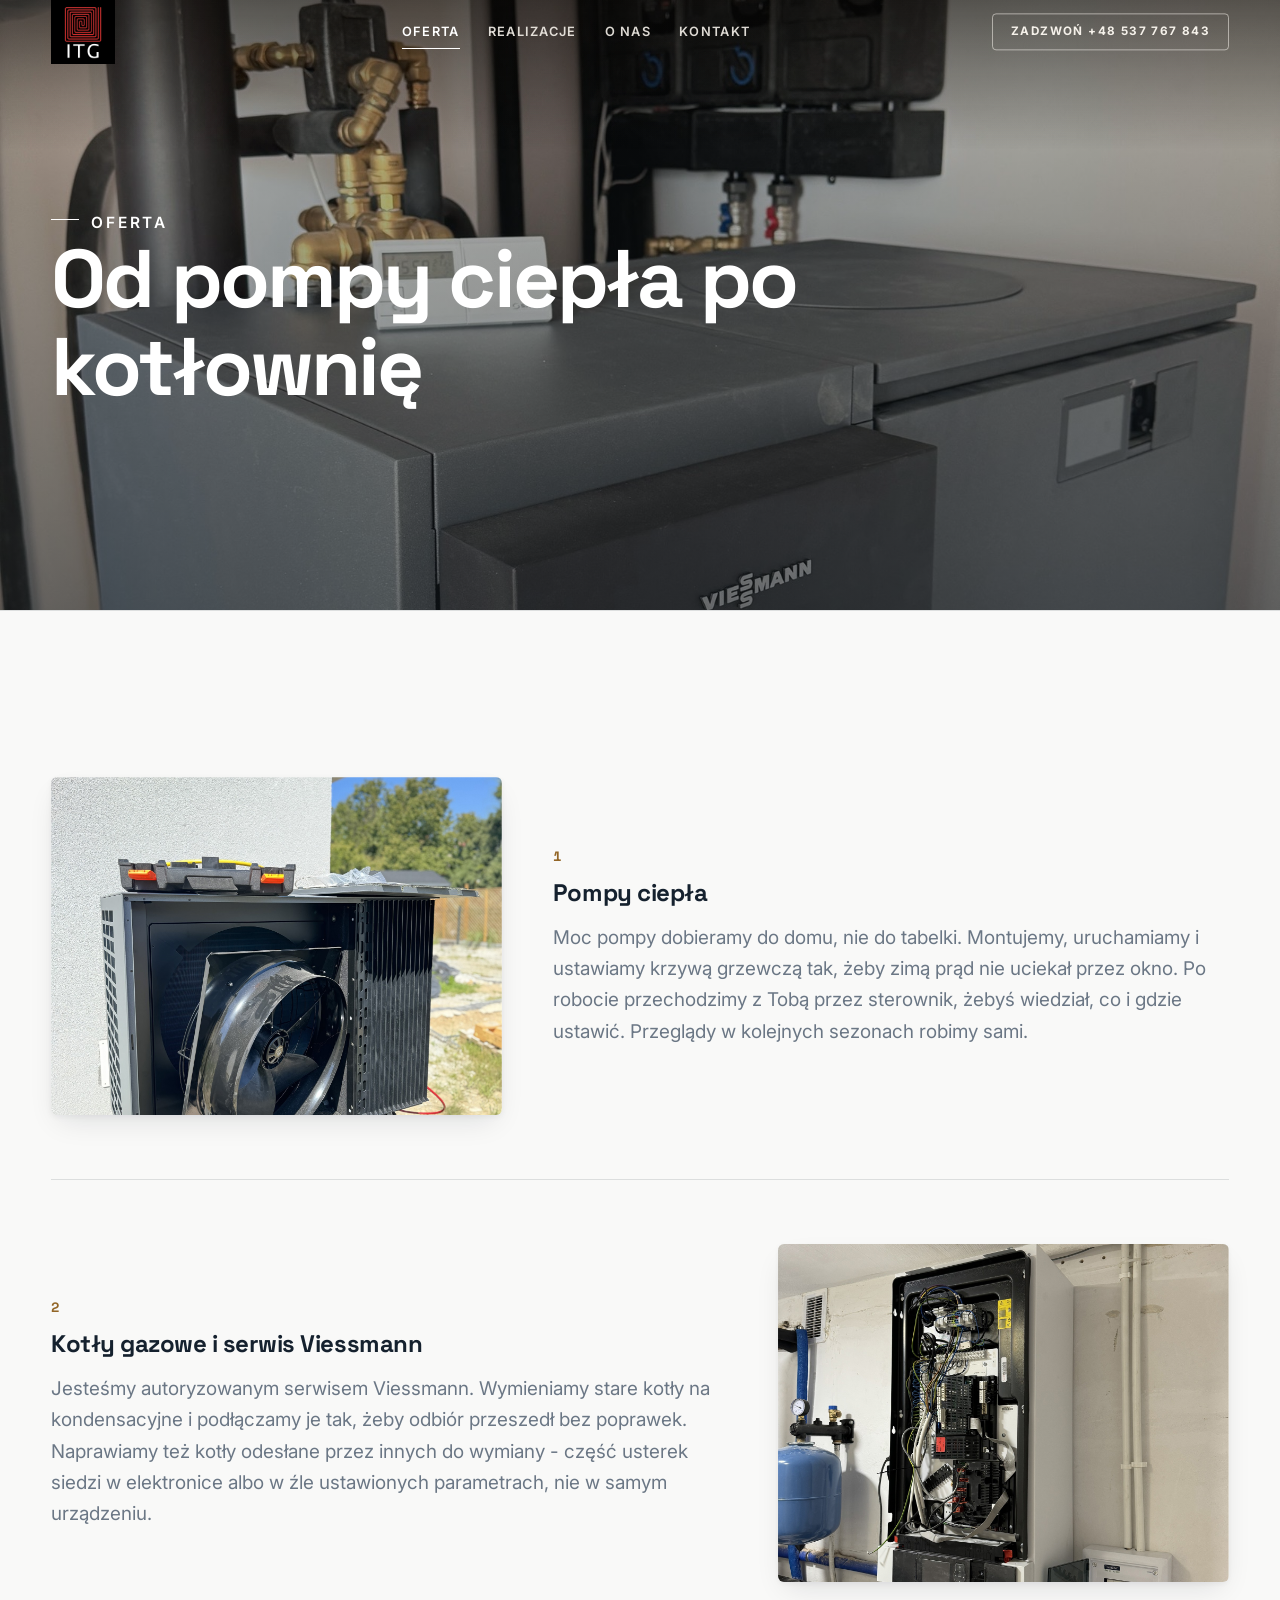
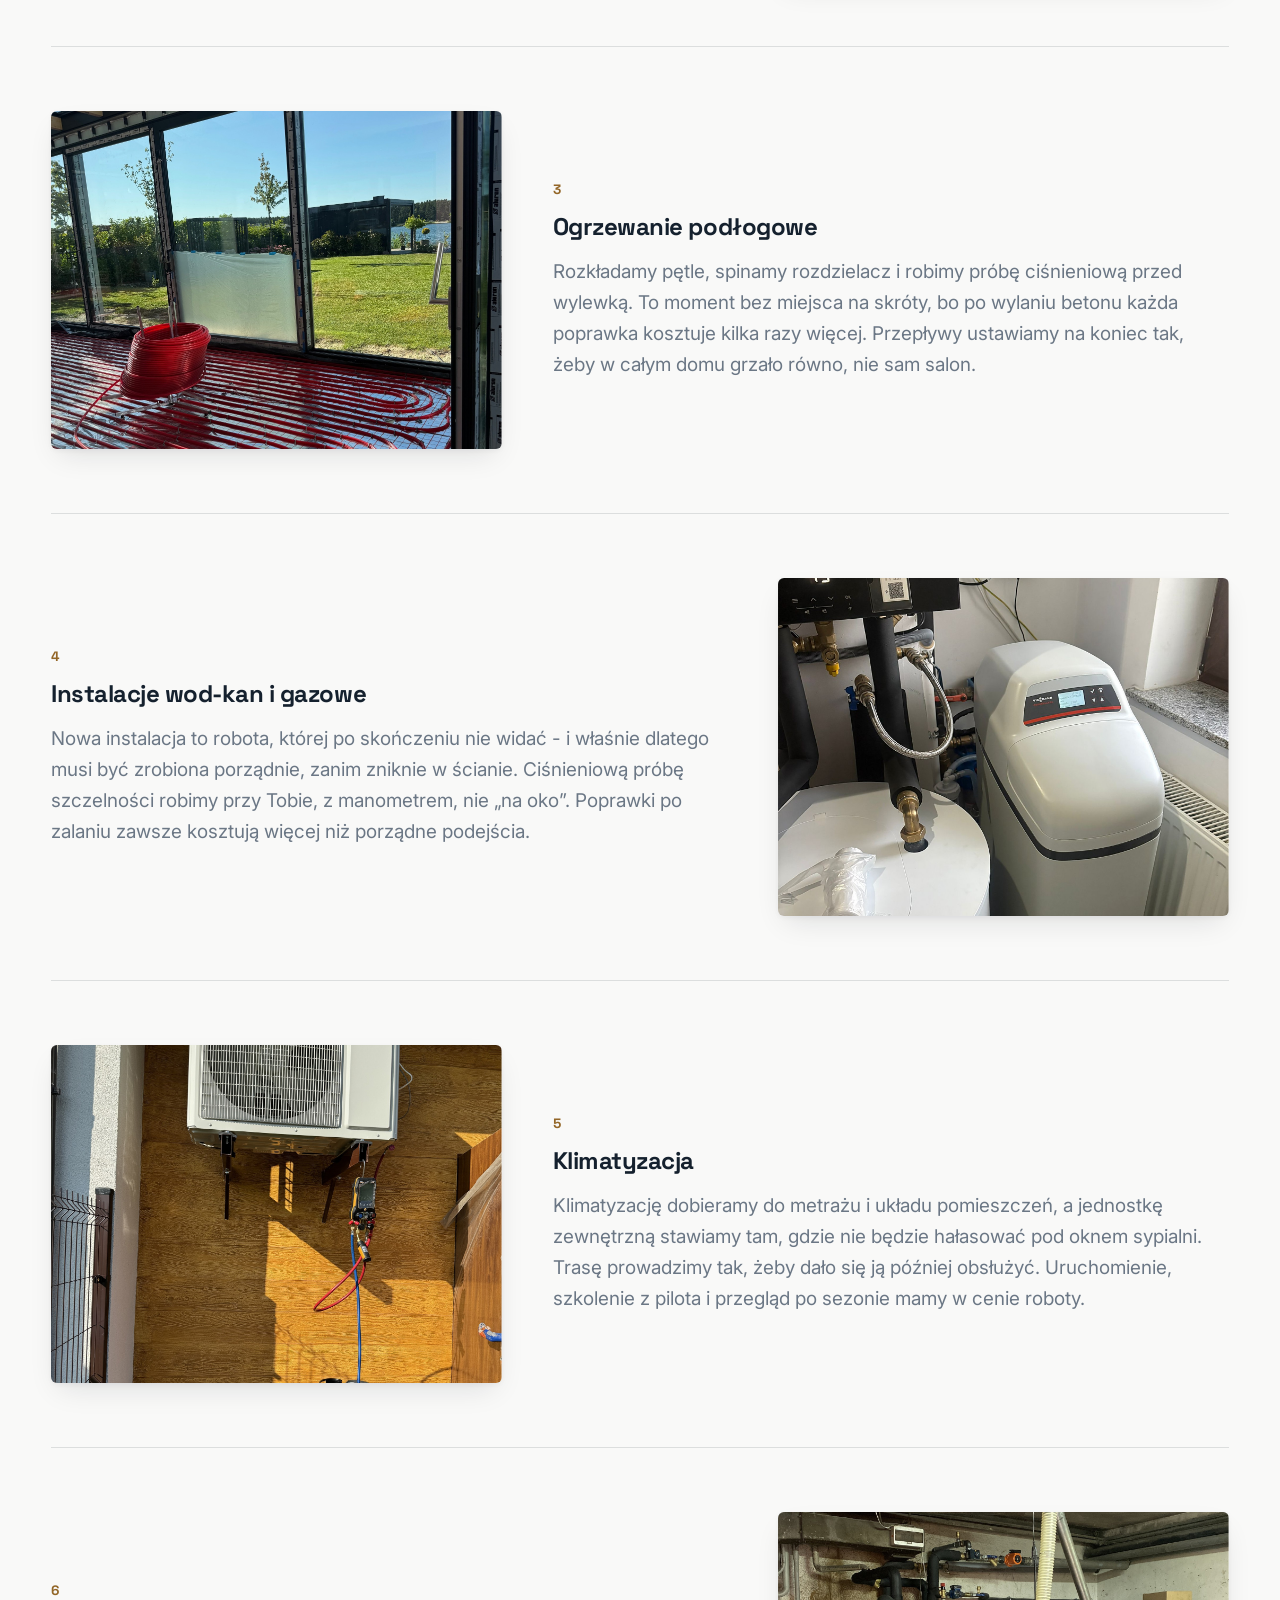
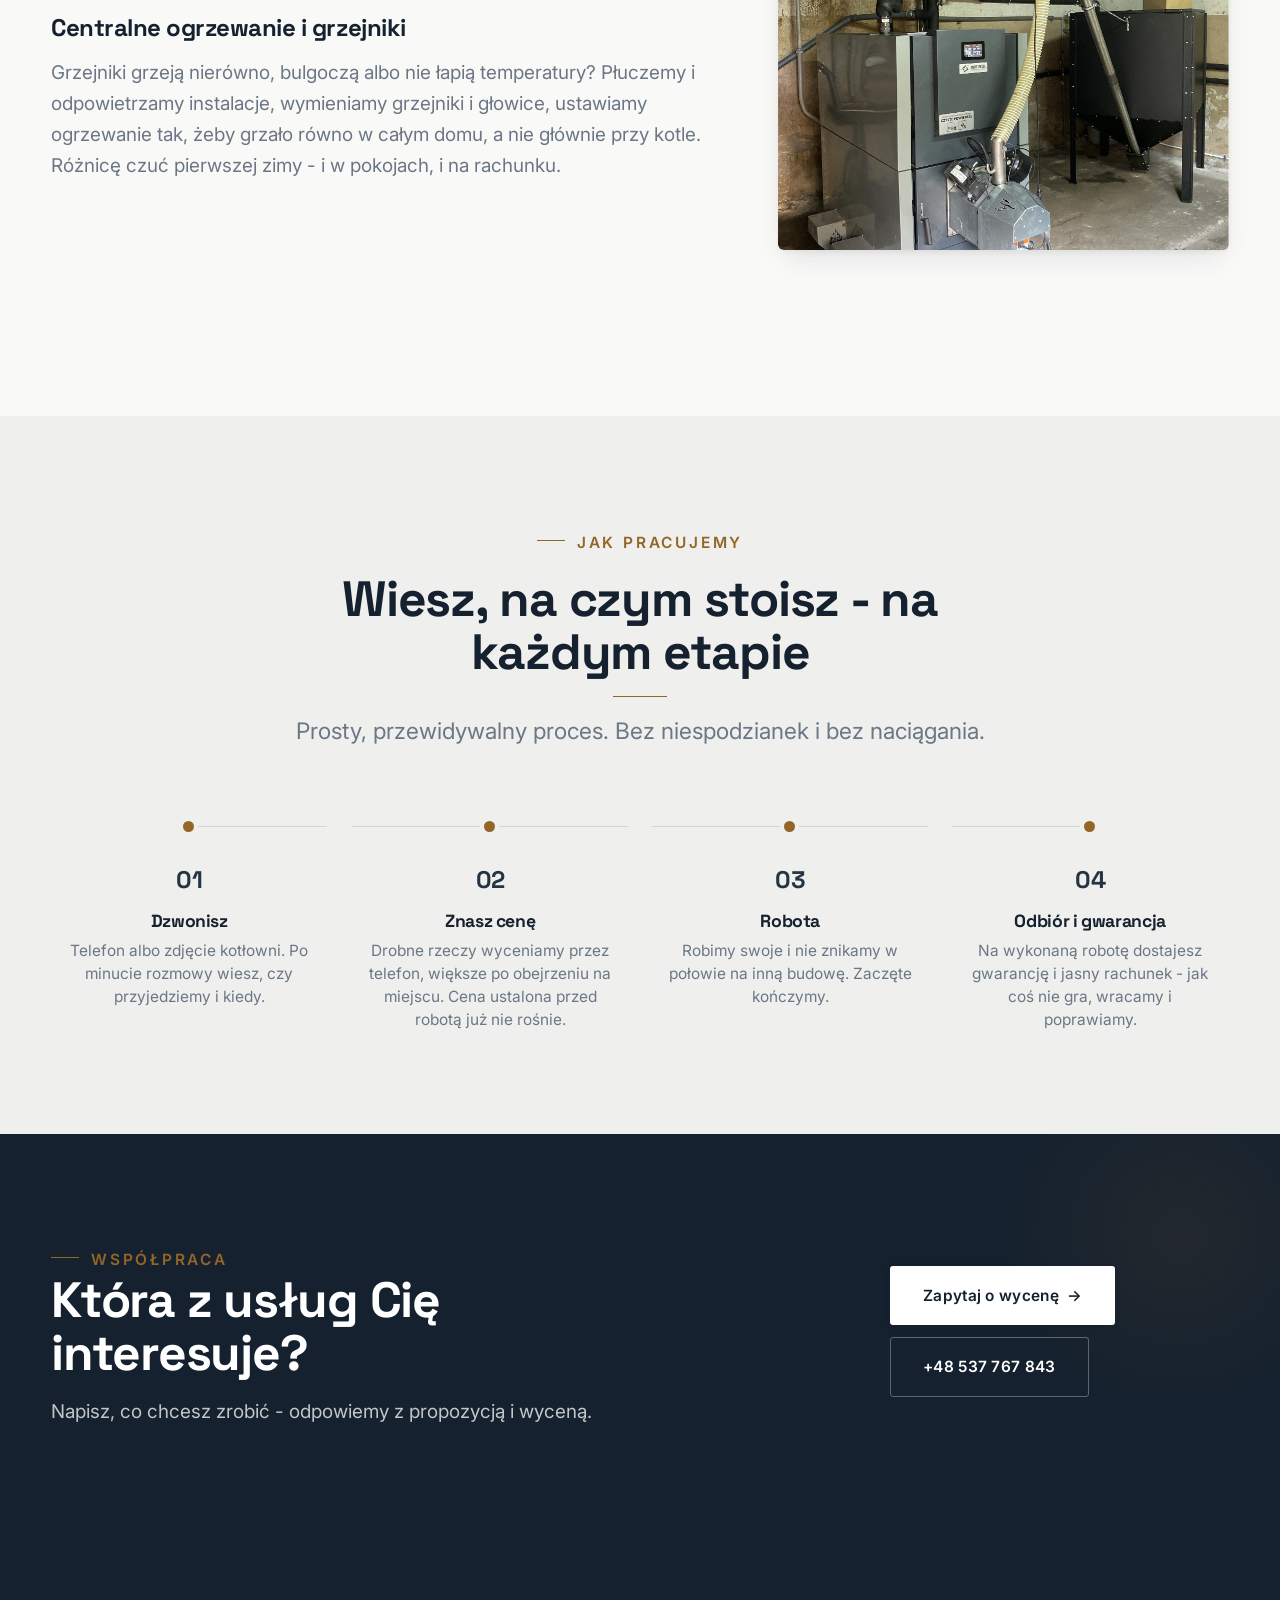
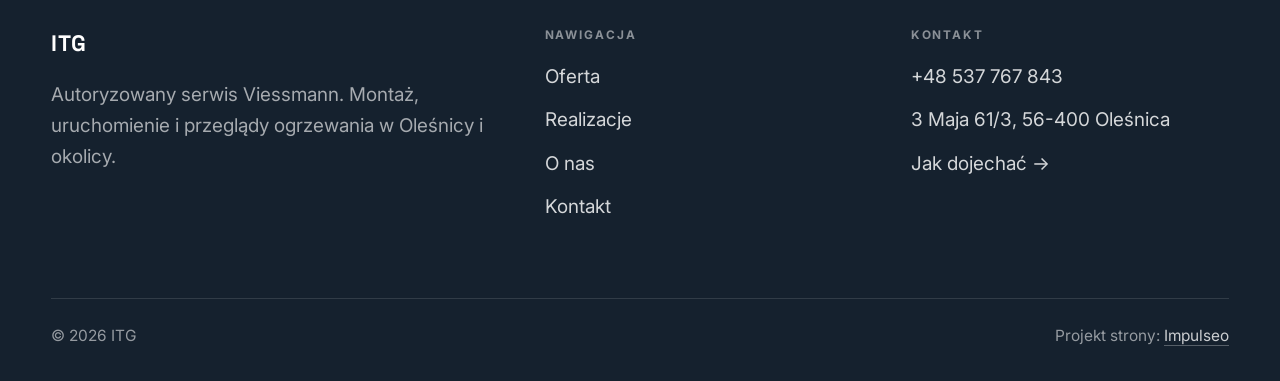
<file: oferta.html>
<!DOCTYPE html>
<html lang="pl">
<head>
<meta charset="UTF-8">
<meta name="viewport" content="width=device-width, initial-scale=1.0">
<title>Oferta - ITG</title>
<meta name="description" content="Instalacje grzewcze w Oleśnicy: pompy ciepła, kotły Viessmann, ogrzewanie podłogowe, wod-kan i klimatyzacja. Autoryzowany serwis Viessmann. Zadzwoń: +48 537 767 843.">
<link rel="preconnect" href="https://fonts.googleapis.com">
<link rel="preconnect" href="https://fonts.gstatic.com" crossorigin>
<link href="https://fonts.googleapis.com/css2?family=Space+Grotesk:wght@500;600;700&family=Inter:wght@400;500;600&display=swap" rel="stylesheet">
<link rel="stylesheet" href="assets/styles.css">
</head>
<body>

<header class="nav">
  <div class="wrap nav-inner">
    <a class="brand brand-has-logo" href="index.html"><img class="brand-logo" src="img/logo.jpg" alt="ITG Innowacyjne Technologie Grzewcze"></a>
    <nav class="nav-links">
      <a href="oferta.html" class="active">Oferta</a>
      <a href="realizacje.html">Realizacje</a>
      <a href="o-nas.html">O nas</a>
      <a href="kontakt.html">Kontakt</a>
      <a href="tel:+48537767843" class="btn btn-accent">Zadzwoń +48 537 767 843</a>
    </nav>
    <button class="nav-toggle" aria-label="Menu"><span></span><span></span><span></span></button>
  </div>
</header>

<section class="pagehead">
  <img src="img/g1.jpg" alt="ITG Innowacyjne Technologie Grzewcze - Od pompy ciepła po kotłownię">
  <div class="wrap">
    <span class="eyebrow">Oferta</span>
    <h1>Od pompy ciepła po kotłownię</h1>
  </div>
</section>
<section>
  <div class="wrap">
    <div class="svc-row reveal">
      <div class="svc-row-art"><img src="img/g2.jpg" alt="Pompy ciepła" loading="lazy"></div>
      <div>
        <span class="num">01</span>
        <h3>Pompy ciepła</h3>
        <p class="muted">Moc pompy dobieramy do domu, nie do tabelki. Montujemy, uruchamiamy i ustawiamy krzywą grzewczą tak, żeby zimą prąd nie uciekał przez okno. Po robocie przechodzimy z Tobą przez sterownik, żebyś wiedział, co i gdzie ustawić. Przeglądy w kolejnych sezonach robimy sami.</p>
      </div>
    </div>
    <div class="svc-row rev reveal">
      <div class="svc-row-art"><img src="img/g5.jpg" alt="Kotły gazowe i serwis Viessmann" loading="lazy"></div>
      <div>
        <span class="num">02</span>
        <h3>Kotły gazowe i serwis Viessmann</h3>
        <p class="muted">Jesteśmy autoryzowanym serwisem Viessmann. Wymieniamy stare kotły na kondensacyjne i podłączamy je tak, żeby odbiór przeszedł bez poprawek. Naprawiamy też kotły odesłane przez innych do wymiany - część usterek siedzi w elektronice albo w źle ustawionych parametrach, nie w samym urządzeniu.</p>
      </div>
    </div>
    <div class="svc-row reveal">
      <div class="svc-row-art"><img src="img/about.jpg" alt="Ogrzewanie podłogowe" loading="lazy"></div>
      <div>
        <span class="num">03</span>
        <h3>Ogrzewanie podłogowe</h3>
        <p class="muted">Rozkładamy pętle, spinamy rozdzielacz i robimy próbę ciśnieniową przed wylewką. To moment bez miejsca na skróty, bo po wylaniu betonu każda poprawka kosztuje kilka razy więcej. Przepływy ustawiamy na koniec tak, żeby w całym domu grzało równo, nie sam salon.</p>
      </div>
    </div>
    <div class="svc-row rev reveal">
      <div class="svc-row-art"><img src="img/g4.jpg" alt="Instalacje wod-kan i gazowe" loading="lazy"></div>
      <div>
        <span class="num">04</span>
        <h3>Instalacje wod-kan i gazowe</h3>
        <p class="muted">Nowa instalacja to robota, której po skończeniu nie widać - i właśnie dlatego musi być zrobiona porządnie, zanim zniknie w ścianie. Ciśnieniową próbę szczelności robimy przy Tobie, z manometrem, nie „na oko”. Poprawki po zalaniu zawsze kosztują więcej niż porządne podejścia.</p>
      </div>
    </div>
    <div class="svc-row reveal">
      <div class="svc-row-art"><img src="img/g3.jpg" alt="Klimatyzacja" loading="lazy"></div>
      <div>
        <span class="num">05</span>
        <h3>Klimatyzacja</h3>
        <p class="muted">Klimatyzację dobieramy do metrażu i układu pomieszczeń, a jednostkę zewnętrzną stawiamy tam, gdzie nie będzie hałasować pod oknem sypialni. Trasę prowadzimy tak, żeby dało się ją później obsłużyć. Uruchomienie, szkolenie z pilota i przegląd po sezonie mamy w cenie roboty.</p>
      </div>
    </div>
    <div class="svc-row rev reveal">
      <div class="svc-row-art"><img src="img/g7.jpg" alt="Centralne ogrzewanie i grzejniki" loading="lazy"></div>
      <div>
        <span class="num">06</span>
        <h3>Centralne ogrzewanie i grzejniki</h3>
        <p class="muted">Grzejniki grzeją nierówno, bulgoczą albo nie łapią temperatury? Płuczemy i odpowietrzamy instalacje, wymieniamy grzejniki i głowice, ustawiamy ogrzewanie tak, żeby grzało równo w całym domu, a nie głównie przy kotle. Różnicę czuć pierwszej zimy - i w pokojach, i na rachunku.</p>
      </div>
    </div>
  </div>
</section>
<section class="proces">
  <div class="wrap">
    <div class="head center reveal">
      <span class="eyebrow">Jak pracujemy</span>
      <h2>Wiesz, na czym stoisz - na każdym etapie</h2>
      <p>Prosty, przewidywalny proces. Bez niespodzianek i bez naciągania.</p>
    </div>
    <ol class="proces-line">
      <li class="reveal"><span class="pno">01</span><h3>Dzwonisz</h3><p>Telefon albo zdjęcie kotłowni. Po minucie rozmowy wiesz, czy przyjedziemy i kiedy.</p></li>
      <li class="reveal"><span class="pno">02</span><h3>Znasz cenę</h3><p>Drobne rzeczy wyceniamy przez telefon, większe po obejrzeniu na miejscu. Cena ustalona przed robotą już nie rośnie.</p></li>
      <li class="reveal"><span class="pno">03</span><h3>Robota</h3><p>Robimy swoje i nie znikamy w połowie na inną budowę. Zaczęte kończymy.</p></li>
      <li class="reveal"><span class="pno">04</span><h3>Odbiór i gwarancja</h3><p>Na wykonaną robotę dostajesz gwarancję i jasny rachunek - jak coś nie gra, wracamy i poprawiamy.</p></li>
    </ol>
  </div>
</section>
<section class="cta">
  <div class="wrap">
    <div class="reveal">
      <span class="eyebrow">Współpraca</span>
      <h2>Która z usług Cię interesuje?</h2>
      <p>Napisz, co chcesz zrobić - odpowiemy z propozycją i wyceną.</p>
    </div>
    <div class="cta-actions reveal">
      <a href="kontakt.html" class="btn btn-light">Zapytaj o wycenę <span class="arr">→</span></a>
      <a href="tel:+48537767843" class="btn btn-ghost" style="color:#fff;border-color:rgba(255,255,255,.3)">+48 537 767 843</a>
    </div>
  </div>
</section>

<footer>
  <div class="wrap">
    <div class="foot-grid">
      <div class="foot-brand">
        <div class="name">ITG</div>
        <p>Autoryzowany serwis Viessmann. Montaż, uruchomienie i przeglądy ogrzewania w Oleśnicy i okolicy.</p>
      </div>
      <div class="foot-col">
        <h4>Nawigacja</h4>
        <a href="oferta.html">Oferta</a>
        <a href="realizacje.html">Realizacje</a>
        <a href="o-nas.html">O nas</a>
        <a href="kontakt.html">Kontakt</a>
      </div>
      <div class="foot-col">
        <h4>Kontakt</h4>
        <a href="tel:+48537767843">+48 537 767 843</a>
        <p>3 Maja 61/3, 56-400 Oleśnica</p>
        <a href="https://www.google.com/maps?cid=13976396343379529846" target="_blank" rel="noopener">Jak dojechać →</a>
      </div>
    </div>
    <div class="foot-bot">
      <span>© 2026 ITG</span>
      <span>Projekt strony: <a class="foot-credit" href="https://impulseo.pl" target="_blank" rel="noopener">Impulseo</a></span>
    </div>
  </div>
</footer>
<div class="sticky-call"><a class="sc-call" href="tel:+48537767843"><svg class="ico-tel" width="16" height="16" viewBox="0 0 24 24" fill="none" aria-hidden="true"><path d="M6.6 10.8a15.5 15.5 0 0 0 6.6 6.6l2.2-2.2a1 1 0 0 1 1-.24 11.4 11.4 0 0 0 3.6.58 1 1 0 0 1 1 1V20a1 1 0 0 1-1 1A17 17 0 0 1 3 4a1 1 0 0 1 1-1h3.5a1 1 0 0 1 1 1c0 1.25.2 2.46.58 3.6a1 1 0 0 1-.25 1l-2.23 2.2Z" fill="currentColor"/></svg> Zadzwoń</a><a class="sc-quote" href="kontakt.html">Bezpłatna wycena</a></div>

<script src="assets/main.js"></script>
</body>
</html>
</file>
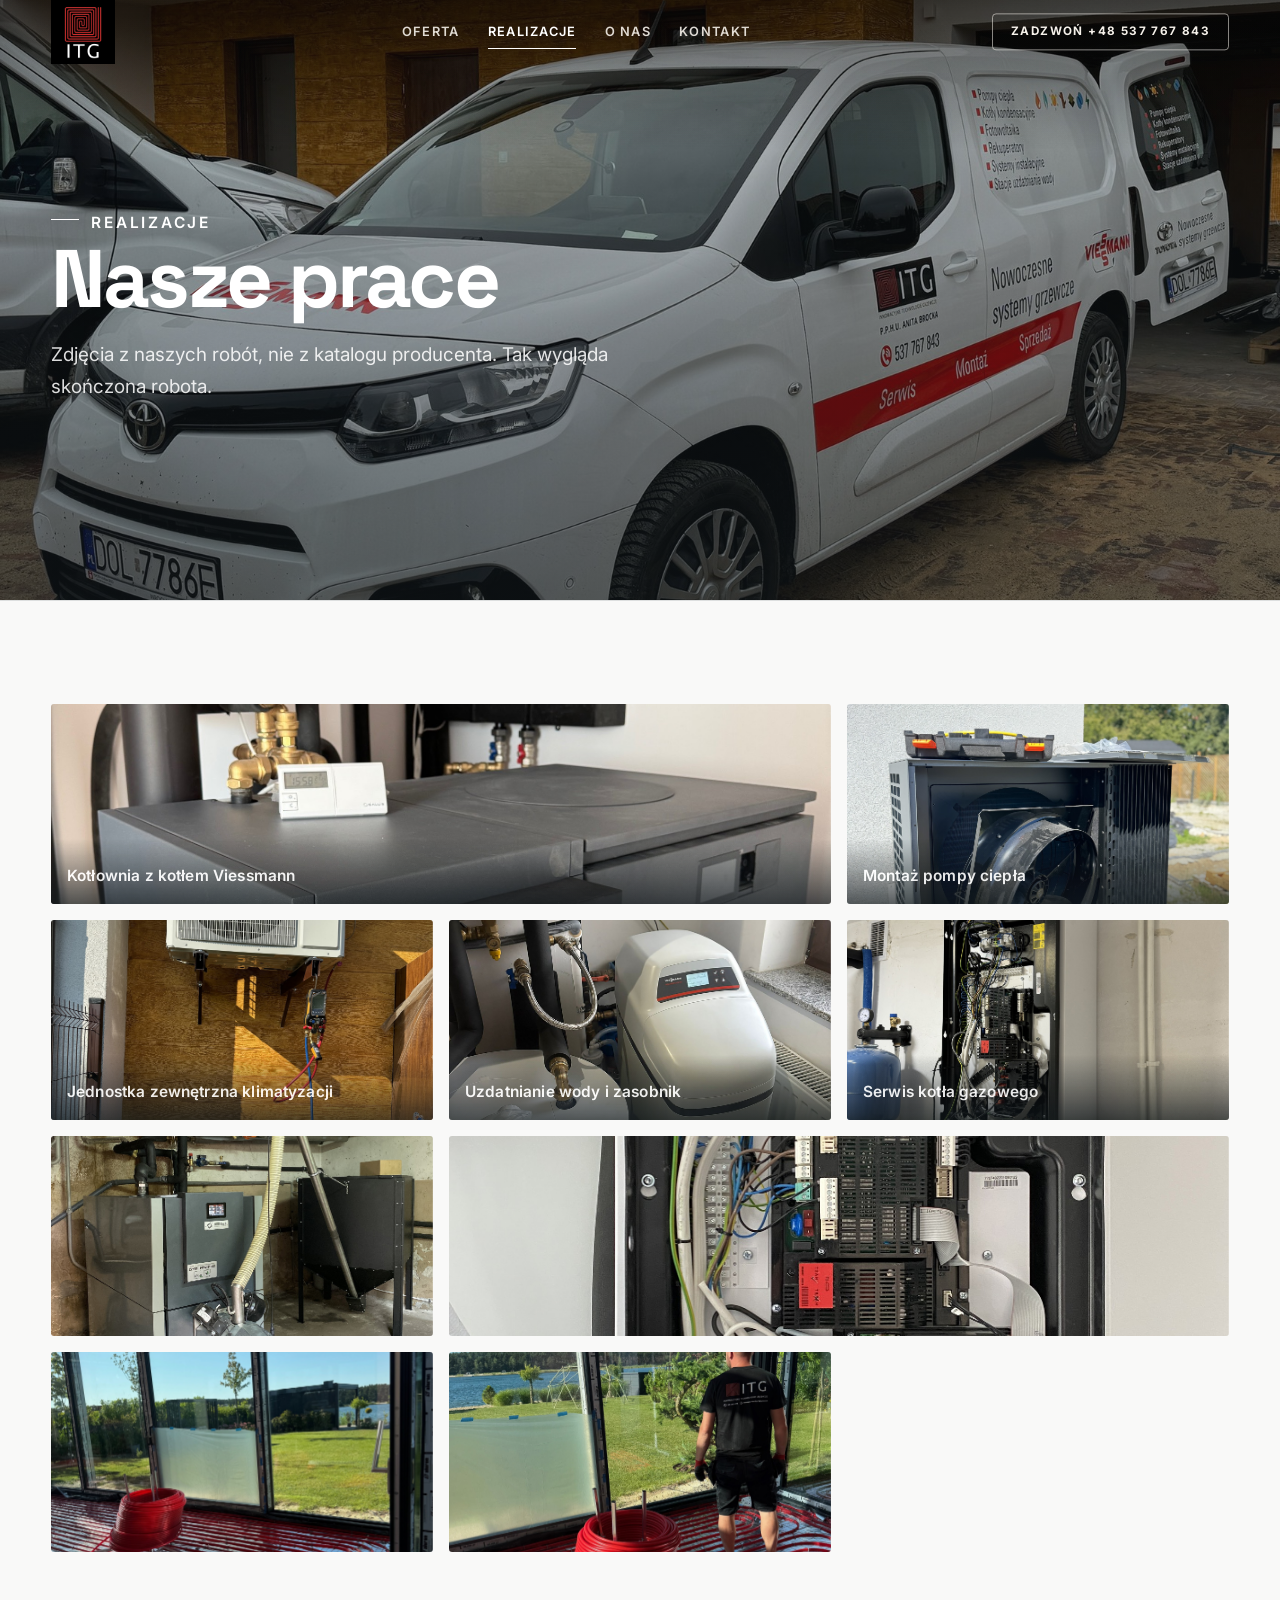
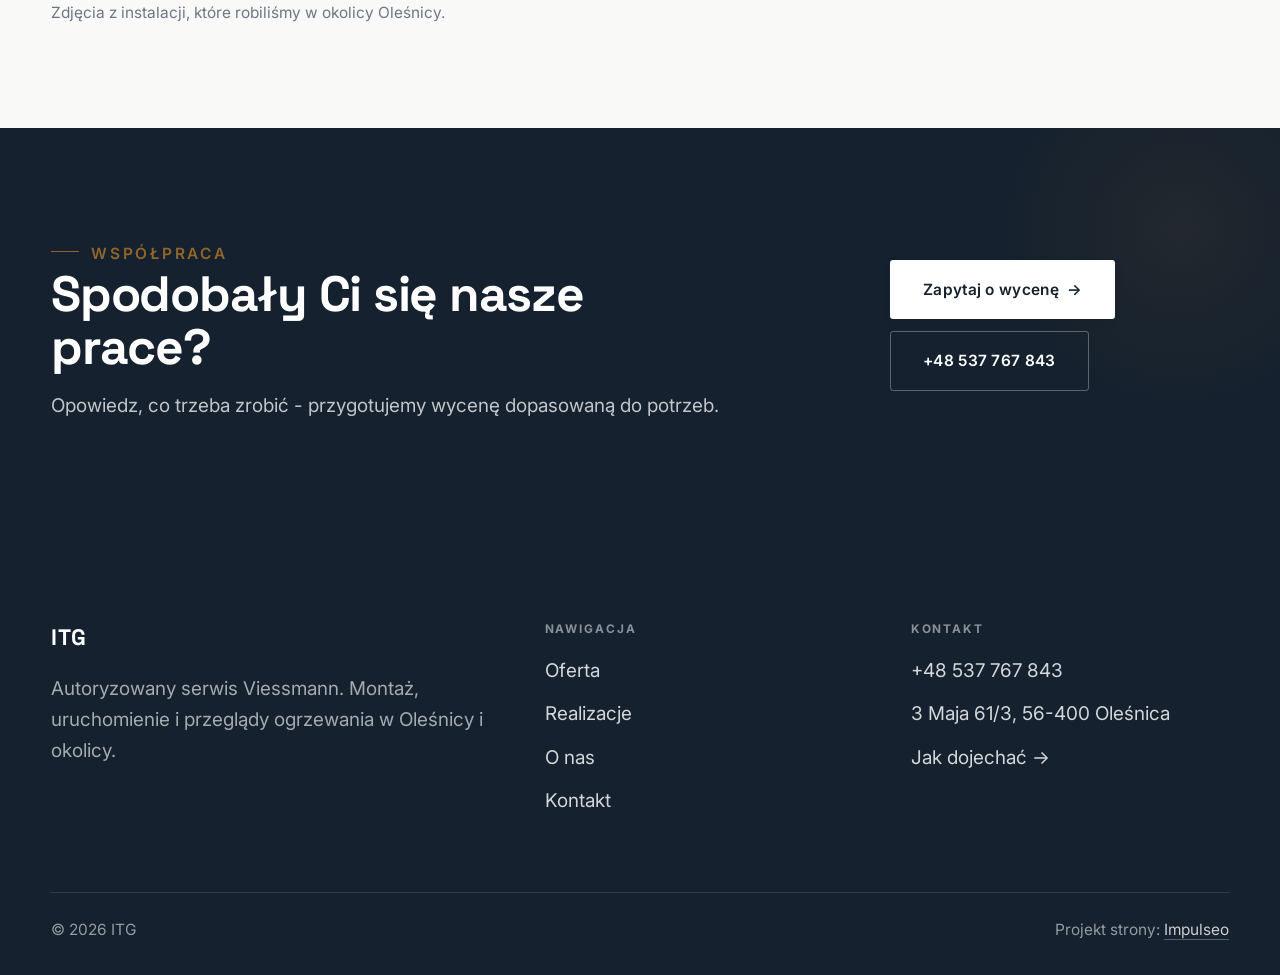
<file: realizacje.html>
<!DOCTYPE html>
<html lang="pl">
<head>
<meta charset="UTF-8">
<meta name="viewport" content="width=device-width, initial-scale=1.0">
<title>Realizacje - ITG</title>
<meta name="description" content="Realizacje ITG Innowacyjne Technologie Grzewcze: pompy ciepła, kotły Viessmann, ogrzewanie podłogowe, wod-kan i klimatyzacja w Oleśnicy">
<link rel="preconnect" href="https://fonts.googleapis.com">
<link rel="preconnect" href="https://fonts.gstatic.com" crossorigin>
<link href="https://fonts.googleapis.com/css2?family=Space+Grotesk:wght@500;600;700&family=Inter:wght@400;500;600&display=swap" rel="stylesheet">
<link rel="stylesheet" href="assets/styles.css">
</head>
<body>

<header class="nav">
  <div class="wrap nav-inner">
    <a class="brand brand-has-logo" href="index.html"><img class="brand-logo" src="img/logo.jpg" alt="ITG Innowacyjne Technologie Grzewcze"></a>
    <nav class="nav-links">
      <a href="oferta.html">Oferta</a>
      <a href="realizacje.html" class="active">Realizacje</a>
      <a href="o-nas.html">O nas</a>
      <a href="kontakt.html">Kontakt</a>
      <a href="tel:+48537767843" class="btn btn-accent">Zadzwoń +48 537 767 843</a>
    </nav>
    <button class="nav-toggle" aria-label="Menu"><span></span><span></span><span></span></button>
  </div>
</header>

<section class="pagehead">
  <img src="img/g6.jpg" alt="ITG Innowacyjne Technologie Grzewcze - Nasze prace">
  <div class="wrap">
    <span class="eyebrow">Realizacje</span>
    <h1>Nasze prace</h1>
    <p>Zdjęcia z naszych robót, nie z katalogu producenta. Tak wygląda skończona robota.</p>
  </div>
</section>
<section>
  <div class="wrap">
    <div class="gallery">
      <div class="tile t-two3 reveal"><img src="img/g1.jpg" alt="Kotłownia z kotłem Viessmann" loading="lazy"><div class="cap">Kotłownia z kotłem Viessmann</div></div>
      <div class="tile t-third reveal"><img src="img/g2.jpg" alt="Montaż pompy ciepła" loading="lazy"><div class="cap">Montaż pompy ciepła</div></div>
      <div class="tile t-third reveal"><img src="img/g3.jpg" alt="Jednostka zewnętrzna klimatyzacji" loading="lazy"><div class="cap">Jednostka zewnętrzna klimatyzacji</div></div>
      <div class="tile t-third reveal"><img src="img/g4.jpg" alt="Uzdatnianie wody i zasobnik" loading="lazy"><div class="cap">Uzdatnianie wody i zasobnik</div></div>
      <div class="tile t-third reveal"><img src="img/g5.jpg" alt="Serwis kotła gazowego" loading="lazy"><div class="cap">Serwis kotła gazowego</div></div>
      <div class="tile t-third reveal"><img src="img/g7.jpg" alt="ITG Innowacyjne Technologie Grzewcze" loading="lazy"></div>
      <div class="tile t-two3 reveal"><img src="img/g8.jpg" alt="ITG Innowacyjne Technologie Grzewcze" loading="lazy"></div>
      <div class="tile t-third reveal"><img src="img/about.jpg" alt="ITG Innowacyjne Technologie Grzewcze" loading="lazy"></div>
      <div class="tile t-third reveal"><img src="img/hero.jpg" alt="ITG Innowacyjne Technologie Grzewcze" loading="lazy"></div>
    </div>
    <p class="muted reveal" style="margin-top:var(--space-7);font-size:var(--text-sm);max-width:62ch">Zdjęcia z instalacji, które robiliśmy w okolicy Oleśnicy.</p>
  </div>
</section>
<section class="cta">
  <div class="wrap">
    <div class="reveal">
      <span class="eyebrow">Współpraca</span>
      <h2>Spodobały Ci się nasze prace?</h2>
      <p>Opowiedz, co trzeba zrobić - przygotujemy wycenę dopasowaną do potrzeb.</p>
    </div>
    <div class="cta-actions reveal">
      <a href="kontakt.html" class="btn btn-light">Zapytaj o wycenę <span class="arr">→</span></a>
      <a href="tel:+48537767843" class="btn btn-ghost" style="color:#fff;border-color:rgba(255,255,255,.3)">+48 537 767 843</a>
    </div>
  </div>
</section>

<footer>
  <div class="wrap">
    <div class="foot-grid">
      <div class="foot-brand">
        <div class="name">ITG</div>
        <p>Autoryzowany serwis Viessmann. Montaż, uruchomienie i przeglądy ogrzewania w Oleśnicy i okolicy.</p>
      </div>
      <div class="foot-col">
        <h4>Nawigacja</h4>
        <a href="oferta.html">Oferta</a>
        <a href="realizacje.html">Realizacje</a>
        <a href="o-nas.html">O nas</a>
        <a href="kontakt.html">Kontakt</a>
      </div>
      <div class="foot-col">
        <h4>Kontakt</h4>
        <a href="tel:+48537767843">+48 537 767 843</a>
        <p>3 Maja 61/3, 56-400 Oleśnica</p>
        <a href="https://www.google.com/maps?cid=13976396343379529846" target="_blank" rel="noopener">Jak dojechać →</a>
      </div>
    </div>
    <div class="foot-bot">
      <span>© 2026 ITG</span>
      <span>Projekt strony: <a class="foot-credit" href="https://impulseo.pl" target="_blank" rel="noopener">Impulseo</a></span>
    </div>
  </div>
</footer>
<div class="sticky-call"><a class="sc-call" href="tel:+48537767843"><svg class="ico-tel" width="16" height="16" viewBox="0 0 24 24" fill="none" aria-hidden="true"><path d="M6.6 10.8a15.5 15.5 0 0 0 6.6 6.6l2.2-2.2a1 1 0 0 1 1-.24 11.4 11.4 0 0 0 3.6.58 1 1 0 0 1 1 1V20a1 1 0 0 1-1 1A17 17 0 0 1 3 4a1 1 0 0 1 1-1h3.5a1 1 0 0 1 1 1c0 1.25.2 2.46.58 3.6a1 1 0 0 1-.25 1l-2.23 2.2Z" fill="currentColor"/></svg> Zadzwoń</a><a class="sc-quote" href="kontakt.html">Bezpłatna wycena</a></div>

<script src="assets/main.js"></script>
</body>
</html>
</file>
<file: assets/styles.css>
/* ============================================================
   STOLBASZ — premium, architektoniczny B2B fit-out
   Jasna paleta, zero brązu. System wg premium-web-craft.
   Projekt strony: Impulseo (impulseo.pl)
   ============================================================ */

:root{
  /* PALETA — jasna, architektoniczna, chłodna */
  --paper:#F4F6F8;          /* główne tło */
  --paper-2:#E7EBEF;        /* sekcje alternatywne (chłodny jasny szary) */
  --paper-3:#E7EBEF;        /* delikatne wypełnienia */
  --ink:#15212E;            /* tekst główny — chłodny grafit */
  --ink-soft:#243443;       /* nagłówki drugorzędne */
  --muted:#6B7785;          /* tekst poboczny */
  --line:rgba(21,33,46,.12);/* hairline */
  --accent:#E8A317;         /* stonowany petrol-slate — jedyny akcent */
  --accent-d:#C9870C;
  --accent-soft:rgba(232,163,23,.10);
  --dark:#15212E;           /* sekcje ciemne (stopka/CTA) */

  /* ODSTĘPY — skala 4/8 */
  --space-1:4px; --space-2:8px; --space-3:12px; --space-4:16px; --space-5:24px;
  --space-6:32px; --space-7:48px; --space-8:64px; --space-9:96px; --space-10:128px;

  /* TYPOGRAFIA — fluid clamp() (skala podbita 16.07.2026: większe, czytelniejsze litery — uwaga Adama) */
  --text-sm:clamp(.9rem,.87rem + .12vw,1rem);
  --text-base:clamp(1.08rem,1.04rem + .18vw,1.2rem);
  --text-lg:clamp(1.24rem,1.15rem + .34vw,1.44rem);
  --text-h3:clamp(1.34rem,1.22rem + .55vw,1.66rem);
  --text-h2:clamp(2.1rem,1.66rem + 2.1vw,3.1rem);
  --text-h1:clamp(2.9rem,2.1rem + 4vw,5.1rem);

  /* PROMIENIE — architektoniczne, raczej ostre */
  --r-sm:3px; --r-md:6px; --r-lg:10px;

  /* RUCH */
  --ease:cubic-bezier(.25,.46,.45,.94); --dur:.24s;

  /* CIENIE — miękkie, warstwowe */
  --sh-sm:0 1px 2px rgba(16,24,32,.04), 0 2px 8px rgba(16,24,32,.05);
  --sh-md:0 2px 6px rgba(16,24,32,.05), 0 12px 28px -8px rgba(16,24,32,.12);
  --sh-lg:0 6px 14px rgba(16,24,32,.07), 0 26px 56px -18px rgba(16,24,32,.22);

  --hairline:1px solid var(--line);

  --font-display:'Space Grotesk','Inter',sans-serif;
  --font-body:'Inter',sans-serif;
}

*{box-sizing:border-box;margin:0;padding:0}
html{scroll-behavior:smooth}
body{
  font-family:var(--font-body);
  font-size:var(--text-base);
  line-height:1.65;
  color:var(--ink);
  background:var(--paper);
  -webkit-font-smoothing:antialiased;
  text-rendering:optimizeLegibility;
}
img{max-width:100%;display:block}
a{color:inherit;text-decoration:none}

.wrap{width:min(92%,1180px);margin-inline:auto}
section{padding-block:clamp(52px,6.5vw,96px)}

h1,h2,h3{font-family:var(--font-display);font-weight:700;line-height:1.08;letter-spacing:-.02em;color:var(--ink)}
h1{font-size:var(--text-h1);letter-spacing:-.035em}
h2{font-size:var(--text-h2);letter-spacing:-.025em}
h3{font-size:var(--text-h3)}
p{max-width:65ch}

.eyebrow{
  font-family:var(--font-body);
  font-size:var(--text-sm);
  font-weight:600;
  letter-spacing:.18em;
  text-transform:uppercase;
  color:var(--accent);
  display:inline-flex;align-items:center;gap:var(--space-3);
}
/* flex:none + margin-top = kreska trzyma się PIERWSZEJ linii. Wcześniej align-items:center
   centrowało ją względem całego bloku i przy zawinięciu (długi kicker typu
   „…WNĘTRZ · LESZNO · OD 2019") druga linia lądowała z brzydkim wcięciem. */
.eyebrow{align-items:flex-start}
.eyebrow>*,.eyebrow{text-wrap:balance}   /* dlugi kicker lamal sie na sierote typu samo „2019" w drugiej linii */
.eyebrow::before{content:"";width:28px;height:1px;background:var(--accent);display:inline-block;flex:none;margin-top:.62em}

.muted{color:var(--muted)}
.lead{font-size:var(--text-lg);line-height:1.55;color:var(--ink-soft);max-width:50ch}

/* ---------- BUTTONS ---------- */
.btn{
  display:inline-flex;align-items:center;gap:var(--space-2);
  font-weight:600;font-size:var(--text-sm);letter-spacing:.02em;
  padding:var(--space-4) var(--space-6);
  border-radius:var(--r-sm);
  transition:transform var(--dur) var(--ease),box-shadow var(--dur) var(--ease),background var(--dur) var(--ease);
  cursor:pointer;border:1px solid transparent;
}
.btn-accent{background:var(--accent);color:#fff;box-shadow:var(--sh-sm)}
.btn-accent:hover{background:var(--accent-d);transform:translateY(-2px);box-shadow:var(--sh-md)}
.btn-accent:active{transform:translateY(0);box-shadow:var(--sh-sm)}
.btn-ghost{background:transparent;color:var(--ink);border-color:var(--line)}
.btn-ghost:hover{border-color:var(--accent);color:var(--accent);transform:translateY(-2px)}
.btn-light{background:#fff;color:var(--ink);box-shadow:var(--sh-sm)}
.btn-light:hover{transform:translateY(-2px);box-shadow:var(--sh-md)}
.btn .arr{transition:transform var(--dur) var(--ease)}
.btn:hover .arr{transform:translateX(4px)}

/* ---------- NAV ---------- */
.nav{
  position:sticky;top:0;z-index:50;
  background:color-mix(in srgb,var(--paper) 88%,transparent);
  backdrop-filter:saturate(140%) blur(10px);
  border-bottom:var(--hairline);
}
.nav-inner{display:flex;align-items:center;justify-content:space-between;height:72px}
.brand{display:flex;flex-direction:column;line-height:1}
.brand .name{font-family:var(--font-display);font-weight:800;font-size:1.35rem;letter-spacing:.04em}
.brand .sub{font-size:.62rem;letter-spacing:.34em;text-transform:uppercase;color:var(--muted);margin-top:5px}
.nav-links{display:flex;align-items:center;gap:var(--space-6)}
.nav-links a{font-size:var(--text-sm);font-weight:500;color:var(--ink-soft);position:relative;padding-block:4px;transition:color var(--dur) var(--ease)}
.nav-links a::after{content:"";position:absolute;left:0;bottom:0;width:0;height:1.5px;background:var(--accent);transition:width var(--dur) var(--ease)}
.nav-links a:hover,.nav-links a.active{color:var(--ink)}
.nav-links a:hover::after,.nav-links a.active::after{width:100%}
.nav-links .btn{padding:var(--space-2) var(--space-5)}
/* przyciski w nav: właściwy kolor (przebij .nav-links a) + bez podkreślenia */
.nav-links a.btn-accent{color:#fff}
.nav-links a.btn-ghost,.nav-links a.btn-light{color:var(--ink)}
.nav-links a.btn::after{display:none}
.nav-toggle{display:none;background:none;border:none;cursor:pointer;flex-direction:column;gap:5px;padding:8px}
.nav-toggle span{width:24px;height:2px;background:var(--ink);transition:var(--dur)}

/* ---------- HERO (split) ---------- */
.hero{position:relative;overflow:hidden;border-bottom:var(--hairline)}
.hero-grid{display:grid;grid-template-columns:1.05fr .95fr;gap:clamp(24px,4vw,60px);align-items:center;
  padding-block:clamp(36px,4.5vw,64px)}
.hero-copy .eyebrow{margin-bottom:var(--space-5)}
.hero-copy h1{margin-bottom:var(--space-5)}
.hero-copy .lead{margin-bottom:var(--space-7)}
.hero-actions{display:flex;flex-wrap:wrap;gap:var(--space-4)}
.hero-art{position:relative;aspect-ratio:4/3;border-radius:var(--r-lg);overflow:hidden;box-shadow:var(--sh-lg)}
.hero-art img{width:100%;height:100%;object-fit:cover}
.hero-art::after{content:"";position:absolute;inset:0;background:linear-gradient(180deg,transparent 55%,rgba(18,24,28,.28))}
.hero-badge{position:absolute;left:var(--space-5);bottom:var(--space-5);z-index:2;
  background:rgba(252,252,251,.94);backdrop-filter:blur(4px);
  border-radius:var(--r-md);padding:var(--space-4) var(--space-5);box-shadow:var(--sh-md);max-width:78%}
.hero-badge strong{display:block;font-family:var(--font-display);font-size:1rem;letter-spacing:-.01em}
.hero-badge span{font-size:var(--text-sm);color:var(--muted)}

/* ---------- HERO duży / kinowy (strona główna) ---------- */
.hero-cine{position:relative;min-height:clamp(560px,82vh,840px);min-height:clamp(560px,82svh,840px);display:flex;align-items:center;overflow:hidden;border-bottom:var(--hairline)}
.hero-cine>img{position:absolute;inset:0;width:100%;height:100%;object-fit:cover;z-index:0}
.hero-cine::after{content:"";position:absolute;inset:0;z-index:1;
  background:linear-gradient(95deg,rgba(13,18,23,.86) 0%,rgba(13,18,23,.64) 32%,rgba(13,18,23,.24) 62%,rgba(13,18,23,.04) 100%)}
.hero-cine .wrap{position:relative;z-index:2;padding-block:var(--space-8)}
.hero-cine .hero-copy{max-width:660px}
.hero-cine .eyebrow{color:#fff;margin-bottom:var(--space-5)}
.hero-cine .eyebrow::before{background:#fff}
.hero-cine h1{color:#fff;margin-bottom:var(--space-5);font-size:clamp(2.9rem,2rem + 4.4vw,5.2rem);text-wrap:balance}
.hero-cine .lead{color:rgba(255,255,255,.92);max-width:48ch;margin-bottom:var(--space-7)}
.hero-cine .hero-actions{display:flex;flex-wrap:wrap;gap:var(--space-4)}
/* NISKIE OKNO (laptop z dokiem i paskami przeglądarki ma ~700-780 px wysokości widoku):
   H1 do 5.2rem + długi lead nie mieściły się i przyciski wypadały POD krawędź ekranu -
   klient widział stronę bez ani jednego CTA. Skalujemy w dół, zamiast przycinać treść. */
@media(min-width:821px) and (max-height:820px){
  .hero-cine{min-height:clamp(520px,94svh,780px)}
  .hero-cine .wrap{padding-block:var(--space-6)}
  .hero-cine h1{font-size:clamp(2.2rem,1.5rem + 2.6vw,3.6rem);margin-bottom:var(--space-4)}
  .hero-cine .eyebrow{margin-bottom:var(--space-4)}
  .hero-cine .lead{margin-bottom:var(--space-5);max-width:44ch}
}
@media(max-width:680px){
  .hero-cine{min-height:clamp(520px,76vh,640px);min-height:clamp(520px,76svh,640px);align-items:flex-end}
  .hero-cine::after{background:linear-gradient(0deg,rgba(13,18,23,.9) 6%,rgba(13,18,23,.45) 55%,rgba(13,18,23,.25) 100%)}
  .hero-cine .wrap{padding-bottom:var(--space-9)}
  /* TELEFON (~90% oglądających): lead potrafił zająć 8 linii i zepchnąć CTA poza pierwszy ekran.
     Zwężamy interlinię i skalę - treści nie ucinamy, bo to ona sprzedaje. */
  .hero-cine .lead{font-size:.98rem;line-height:1.5;margin-bottom:var(--space-5)}
  .hero-cine .eyebrow{font-size:.72rem;letter-spacing:.13em;margin-bottom:var(--space-4)}
  .hero-cine .eyebrow::before{width:20px}
  .hero-cine h1{margin-bottom:var(--space-4)}
}

/* full-bleed hero variant (podstrony) */
.pagehead{position:relative;min-height:46vh;min-height:46svh;display:flex;align-items:flex-end;overflow:hidden;border-bottom:var(--hairline)}
.pagehead img{position:absolute;inset:0;width:100%;height:100%;object-fit:cover}
.pagehead::after{content:"";position:absolute;inset:0;background:linear-gradient(180deg,rgba(18,24,28,.25),rgba(18,24,28,.62))}
.pagehead .wrap{position:relative;z-index:2;padding-block:var(--space-9);color:#fff}
.pagehead h1{color:#fff;max-width:18ch}
.pagehead .eyebrow{color:#fff}
.pagehead .eyebrow::before{background:#fff}
.pagehead p{color:rgba(255,255,255,.86);margin-top:var(--space-4);max-width:54ch}

/* ---------- STRIP (pasek skrótów / liczby) ---------- */
.strip{background:var(--dark);color:#fff}
.strip .wrap{display:grid;grid-template-columns:repeat(4,1fr);gap:var(--space-6);padding-block:var(--space-8)}
.strip .item .k{font-family:var(--font-display);font-size:clamp(1.6rem,1.2rem + 1.4vw,2.4rem);font-weight:800;letter-spacing:-.02em;color:#fff}
.strip .item .v{font-size:var(--text-sm);color:rgba(255,255,255,.66);margin-top:var(--space-2);line-height:1.45}
.strip .item{border-left:2px solid var(--accent);padding-left:var(--space-5)}

/* ---------- SECTION HEAD ---------- */
.head{max-width:48rem;margin-bottom:var(--space-8)}
.head.center{margin-inline:auto;text-align:center}
.head .eyebrow{margin-bottom:var(--space-4)}
.head h2{margin-bottom:var(--space-4)}
.head p{color:var(--muted);font-size:var(--text-lg);line-height:1.55}
.head.center p{margin-inline:auto}

/* ---------- INTRO SPLIT ---------- */
.split{display:grid;grid-template-columns:.92fr 1.08fr;gap:clamp(28px,5vw,80px);align-items:center}
.split.rev{grid-template-columns:1.08fr .92fr}
.split.rev .split-art{order:-1}
.split-art{position:relative;aspect-ratio:5/4;border-radius:var(--r-lg);overflow:hidden;box-shadow:var(--sh-lg)}
.split-art img{width:100%;height:100%;object-fit:cover}
.split-copy h2{margin-bottom:var(--space-5)}
.split-copy p+p{margin-top:var(--space-4)}
.split-copy .btn{margin-top:var(--space-6)}

/* ---------- SERVICES (zakres) ---------- */
.svc-grid{display:grid;grid-template-columns:repeat(auto-fit,minmax(280px,1fr));gap:var(--space-5)}
.svc{background:#fff;border:var(--hairline);border-radius:var(--r-md);padding:var(--space-7) var(--space-6);
  transition:transform var(--dur) var(--ease),box-shadow var(--dur) var(--ease),border-color var(--dur) var(--ease);
  position:relative;overflow:hidden}
.svc::before{content:"";position:absolute;left:0;top:0;width:3px;height:0;background:var(--accent);transition:height var(--dur) var(--ease)}
.svc:hover{transform:translateY(-4px);box-shadow:var(--sh-md);border-color:transparent}
.svc:hover::before{height:100%}
.svc .ic{font-family:var(--font-display);font-size:.8rem;font-weight:700;letter-spacing:.12em;color:var(--accent);margin-bottom:var(--space-4)}
.svc h3{margin-bottom:var(--space-3);font-size:1.22rem}
.svc p{color:var(--muted);font-size:var(--text-base);line-height:1.6}

/* big detailed service rows */
.svc-row{display:grid;grid-template-columns:.8fr 1.2fr;gap:clamp(20px,4vw,60px);align-items:center;padding-block:var(--space-8)}
.svc-row+.svc-row{border-top:var(--hairline)}
.svc-row.rev{grid-template-columns:1.2fr .8fr}
/* Naprzemienny układ wierszy oferty: co drugi wiersz ma zdjęcie po PRAWEJ.
   Było `order:-1` — martwy kod, bo zdjęcie i tak jest pierwszym dzieckiem w HTML,
   więc wszystkie wiersze wyglądały identycznie (zdjęcie zawsze z lewej), a `rev`
   zmieniało tylko szerokość kolumn. Znalezione 29.07.2026 przy różnicowaniu kierunków
   animacji (pomiar pozycji: art.mid 390/502 przy row.mid 756 — zawsze lewa strona). */
.svc-row.rev .svc-row-art{order:2}
.svc-row-art{aspect-ratio:4/3;border-radius:var(--r-md);overflow:hidden;box-shadow:var(--sh-md)}
.svc-row-art img{width:100%;height:100%;object-fit:cover}
.svc-row h3{font-size:1.5rem;margin-bottom:var(--space-4)}
.svc-row .num{font-family:var(--font-display);font-size:.85rem;font-weight:700;letter-spacing:.14em;color:var(--accent);display:block;margin-bottom:var(--space-3)}
.svc-row ul{list-style:none;margin-top:var(--space-4);display:flex;flex-direction:column;gap:var(--space-2)}
.svc-row li{position:relative;padding-left:var(--space-5);color:var(--muted);font-size:var(--text-base)}
.svc-row li::before{content:"";position:absolute;left:0;top:.62em;width:8px;height:1px;background:var(--accent)}

/* ---------- GALLERY (realizacje) ---------- */
.gallery{display:grid;grid-template-columns:repeat(12,1fr);gap:var(--space-4);grid-auto-rows:200px}
/* GALERIA MASONRY — pionowe zdjęcia (portrety beauty/wellness) bez przycinania: kolumny, height auto */
.gallery-masonry{column-count:3;column-gap:var(--space-4)}
@media(max-width:900px){.gallery-masonry{column-count:2}}
@media(max-width:560px){.gallery-masonry{column-count:1}}
.gallery-masonry .m-tile{break-inside:avoid;margin:0 0 var(--space-4);padding:0;position:relative;overflow:hidden;border-radius:var(--r-md);border:1px solid var(--line)}
.gallery-masonry .m-tile img{width:100%;height:auto;display:block}
.gallery-masonry .m-tile .cap{position:absolute;left:0;right:0;bottom:0;padding:var(--space-4);color:#fff;background:linear-gradient(0deg,rgba(0,0,0,.55),transparent);font-size:var(--text-sm)}
.gallery-masonry .m-tile .cap small{display:block;font-weight:400;opacity:.78;letter-spacing:.04em;text-transform:uppercase;font-size:.66rem;margin-top:3px}
.tile{position:relative;overflow:hidden;border-radius:var(--r-md);box-shadow:var(--sh-sm);
  transition:transform var(--dur) var(--ease),box-shadow var(--dur) var(--ease)}
.tile img{width:100%;height:100%;object-fit:cover;transition:transform .6s var(--ease)}
.tile:hover{box-shadow:var(--sh-md)}
.tile:hover img{transform:scale(1.05)}
.tile .cap{position:absolute;left:0;right:0;bottom:0;padding:var(--space-5) var(--space-4) var(--space-4);
  background:linear-gradient(transparent,rgba(18,24,28,.78));color:#fff;
  font-size:var(--text-sm);font-weight:600;letter-spacing:.01em;
  opacity:0;transform:translateY(8px);transition:var(--dur) var(--ease)}
.tile:hover .cap{opacity:1;transform:translateY(0)}
.tile .cap small{display:block;font-weight:400;opacity:.78;letter-spacing:.04em;text-transform:uppercase;font-size:.66rem;margin-top:3px}
/* bento spans */
.t-wide{grid-column:span 6}
.t-tall{grid-column:span 6;grid-row:span 2}
.t-std{grid-column:span 6}
.t-third{grid-column:span 4}
.t-two3{grid-column:span 8}

/* ---------- TRUST / WIARYGODNOŚĆ ---------- */
.trust{background:var(--paper-2)}
.trust-grid{display:grid;grid-template-columns:repeat(auto-fit,minmax(240px,1fr));gap:var(--space-5);margin-top:var(--space-7)}
.trust-card{background:#fff;border-radius:var(--r-md);padding:var(--space-7) var(--space-6);box-shadow:var(--sh-sm);border-top:3px solid var(--accent)}
.trust-card .big{font-family:var(--font-display);font-size:clamp(1.8rem,1.3rem + 1.6vw,2.6rem);font-weight:800;letter-spacing:-.02em;color:var(--ink);line-height:1}
.trust-card h3{font-size:1.12rem;margin:var(--space-3) 0 var(--space-2)}
.trust-card p{color:var(--muted);font-size:var(--text-base);line-height:1.55}

/* ---------- CTA band ---------- */
.cta{background:var(--dark);color:#fff;position:relative;overflow:hidden}
.cta .wrap{display:grid;grid-template-columns:1.4fr .6fr;gap:var(--space-7);align-items:center;position:relative;z-index:2}
.cta h2{color:#fff;max-width:20ch}
.cta p{color:rgba(255,255,255,.74);margin-top:var(--space-4)}
.cta-actions{display:flex;flex-direction:column;gap:var(--space-3);align-items:flex-start}
.cta::before{content:"";position:absolute;right:-80px;top:-80px;width:360px;height:360px;border-radius:50%;
  background:radial-gradient(circle,var(--accent-soft),transparent 70%)}

/* ---------- CONTACT ---------- */
.contact-grid{display:grid;grid-template-columns:.85fr 1.15fr;gap:clamp(28px,4vw,56px);align-items:start}
.info-list{display:flex;flex-direction:column;gap:var(--space-2)}
.info-row{display:flex;gap:var(--space-4);align-items:flex-start;padding-block:var(--space-4);border-bottom:var(--hairline)}
.info-row .ic{flex:none;width:42px;height:42px;display:grid;place-items:center;border-radius:50%;
  background:var(--accent-soft);color:var(--accent);font-size:1.05rem}
.info-row .lbl{font-size:.72rem;letter-spacing:.14em;text-transform:uppercase;color:var(--muted)}
.info-row .val{font-weight:600;font-size:var(--text-base);margin-top:2px}
.info-row a.val:hover{color:var(--accent)}
.map{border:none;border-radius:var(--r-lg);box-shadow:var(--sh-md);width:100%;height:100%;min-height:380px;filter:grayscale(.2) contrast(1.02)}
.form{background:#fff;border:var(--hairline);border-radius:var(--r-lg);padding:clamp(24px,3vw,40px);box-shadow:var(--sh-sm)}
.form .fld{margin-bottom:var(--space-5)}
.form label{display:block;font-size:var(--text-sm);font-weight:600;margin-bottom:var(--space-2)}
.form input,.form textarea{width:100%;font-family:inherit;font-size:var(--text-base);color:var(--ink);
  padding:var(--space-4);border:var(--hairline);border-radius:var(--r-sm);background:var(--paper);transition:border-color var(--dur)}
.form input:focus,.form textarea:focus{outline:none;border-color:var(--accent);background:#fff}
.form textarea{resize:vertical;min-height:120px}
.form .note{font-size:var(--text-sm);color:var(--muted);margin-top:var(--space-3)}

/* ---------- FOOTER ---------- */
footer{background:var(--dark);color:#fff;padding-block:var(--space-9) var(--space-6)}
.foot-grid{display:grid;grid-template-columns:1.4fr 1fr 1fr;gap:var(--space-7);margin-bottom:var(--space-8)}
.foot-brand .name{font-family:var(--font-display);font-weight:800;font-size:1.4rem;letter-spacing:.04em}
.foot-brand p{color:rgba(255,255,255,.62);margin-top:var(--space-4);font-size:var(--text-base);max-width:38ch}
.foot-col h4{font-size:.74rem;letter-spacing:.16em;text-transform:uppercase;color:rgba(255,255,255,.5);margin-bottom:var(--space-4)}
.foot-col a,.foot-col p{display:block;color:rgba(255,255,255,.82);font-size:var(--text-base);margin-bottom:var(--space-3)}
.foot-col a:hover{color:#fff}
.foot-bot{border-top:1px solid rgba(255,255,255,.12);padding-top:var(--space-5);display:flex;justify-content:space-between;flex-wrap:wrap;gap:var(--space-3);
  font-size:var(--text-sm);color:rgba(255,255,255,.55)}
.foot-bot a:hover{color:#fff}

/* ---------- REVEAL ---------- */
.reveal{opacity:0;transform:translateY(22px);transition:opacity .6s var(--ease),transform .6s var(--ease)}
.reveal.in{opacity:1;transform:none}

/* ---------- RESPONSIVE ---------- */
@media(max-width:920px){
  .hero-grid,.split,.split.rev,.svc-row,.svc-row.rev,.cta .wrap,.contact-grid,.foot-grid{grid-template-columns:1fr}
  .split.rev .split-art,.svc-row.rev .svc-row-art{order:0}
  .hero-art{aspect-ratio:16/10;max-height:420px}
  .strip .wrap{grid-template-columns:repeat(2,1fr);gap:var(--space-7)}
  .gallery{grid-auto-rows:180px}
  .t-wide,.t-tall,.t-std,.t-third,.t-two3{grid-column:span 6}
  .t-tall{grid-row:span 1}
  .cta-actions{flex-direction:row;flex-wrap:wrap}
  .foot-grid{gap:var(--space-6)}
}
@media(max-width:680px){
  .nav-links{position:fixed;inset:72px 0 auto 0;background:var(--paper);flex-direction:column;align-items:stretch;
    gap:0;padding:var(--space-4) 6%;border-bottom:var(--hairline);box-shadow:var(--sh-md);
    transform:translateY(-120%);transition:transform var(--dur) var(--ease)}
  .nav-links.open{transform:translateY(0)}
  .nav-links a{padding-block:var(--space-4);border-bottom:var(--hairline)}
  .nav-links .btn{margin-top:var(--space-3);justify-content:center}
  .nav-toggle{display:flex}
  .strip .wrap{grid-template-columns:1fr}
  .gallery{grid-template-columns:repeat(6,1fr)}
  .foot-grid{grid-template-columns:1fr}
}
@media(prefers-reduced-motion:reduce){
  *{animation-duration:.01ms!important;transition:none!important}
  .reveal{opacity:1!important;transform:none!important}
  html{scroll-behavior:auto}
}

/* ============================================================
   PREMIUM LAYER — destylat deep-researchu branż (anty-AI, spokój).
   Zmienne STOLBASZ (--accent/--ink/--paper/--line/--dark). Ruch ledwo
   zauważalny, krzywa cubic-bezier(.16,.84,.44,1); prefers-reduced-motion
   pokryte blanketem wyżej. Karty hairline zamiast cieni = #1 sygnał „nie-AI".
   ============================================================ */

/* więcej oddechu między sekcjami (liderzy: 110-130px) */
section{padding-block:clamp(64px,8vw,128px)}

/* 1) Aksamitny reveal — dłuższa, miękka krzywa zamiast „skoku" */
.reveal{transition:opacity .9s cubic-bezier(.16,.84,.44,1),transform .9s cubic-bezier(.16,.84,.44,1);will-change:opacity,transform}
/* stagger TYLKO w galerii (tam pozycja = porządek dzieci) */
.gallery .reveal:nth-child(2){transition-delay:.07s}
.gallery .reveal:nth-child(3){transition-delay:.14s}
.gallery .reveal:nth-child(4){transition-delay:.21s}
.gallery .reveal:nth-child(5){transition-delay:.28s}
.gallery .reveal:nth-child(6){transition-delay:.35s}

/* 2) Hero STATYCZNY na .hero-cine — Ken Burns CAŁKIEM WYŁĄCZONY 26.06 (3. zgłoszenie Szymona).
   GENEZA: animowanie scale na <img> hero z teksturami (cegły/framugi) re-samplinguje obraz
   klatka po klatce → na części ekranów drobne drganie/shimmer = „heroshot się trzęsie".
   translateY usunięto wcześniej, scale-only + will-change/GPU NIE wystarczyły do GWARANCJI gładkości.
   Krzysztof zażądał pewności („make sure, że błąd się nie pojawi") > efekt. Zero animacji = 0% drgania.
   Delikatny zoom zostaje TYLKO w pełnoekranowych hero gastro/studio (hg-bg/hs-bg — tło, inny
   mechanizm, chwalone, nigdy nie zgłaszane). NIE wracać do KB na .hero-cine bez realnego testu
   na sprzęcie klienta — to ryzyko regresji „trzęsienia”. */
/* BEZPIECZNY "wow" na hero = jednorazowy FADE-IN (opacity), nie zoom.
   opacity nie dotyka bitmapy → gładkie na KAŻDYM zdjęciu/ekranie/GPU, zero ryzyka migotania.
   Geometryczny ruch (scale/translate) na .hero-cine jest ZAKAZANY (bramka pilnuje). */
@keyframes heroFade{from{opacity:0}to{opacity:1}}
.hero-cine>img{transform:none;animation:heroFade 1.1s ease-out both}

/* 3) Akcentowy hairline pod nagłówkiem sekcji, który „rysuje się" przy wejściu */
.head h2{position:relative;padding-bottom:18px}
.head h2::after{content:"";position:absolute;left:0;bottom:0;height:1px;width:0;background:var(--accent);transition:width 1s cubic-bezier(.16,.84,.44,1) .15s}
.head.center h2::after{left:50%;transform:translateX(-50%)}
.head.reveal.in h2::after,.head.center.reveal.in h2::after{width:54px}

/* 4) Karty HAIRLINE zamiast cieni/zaokrągleń (najmocniejszy anty-AI detal) */
.svc{background:transparent;border:1px solid var(--line);border-radius:var(--r-sm);box-shadow:none}
.svc:hover{box-shadow:none;border-color:var(--accent);transform:translateY(-3px)}
.trust-card{background:transparent;box-shadow:none;border:1px solid var(--line);border-top:2px solid var(--accent);border-radius:var(--r-sm)}
.tile{box-shadow:none;border-radius:var(--r-sm)}
.tile:hover{box-shadow:none}

/* 5) Sticky-nav kondensuje się po przewinięciu (sygnał dopracowania) */
.nav{transition:box-shadow .4s ease,background .4s ease}
.nav.is-stuck{box-shadow:0 1px 0 var(--line),0 14px 30px -24px rgba(0,0,0,.45)}
.nav-inner{transition:height .35s var(--ease)}
.nav.is-stuck .nav-inner{height:60px}

/* 6) MANIFESTO — pełnoekranowy cytat-bohater (zastępuje generyczne „Dlaczego my") */
.manifesto{background:var(--paper-2);text-align:center}
.manifesto .wrap{max-width:60rem}
.manifesto p{font-family:var(--font-display);font-style:italic;font-size:clamp(1.6rem,1rem + 2.4vw,2.8rem);line-height:1.32;color:var(--ink-soft);margin-inline:auto;max-width:26ch;position:relative;padding-top:var(--space-8)}
.manifesto p::before{content:"";position:absolute;top:0;left:50%;transform:translateX(-50%);width:54px;height:1px;background:var(--accent)}
.manifesto p span{color:var(--accent);font-style:italic}

/* 7) GATEWAYS — 3 duże bramy-zdjęcia (zamiast paska menu usług) */
.gateways{display:grid;grid-template-columns:repeat(3,1fr);gap:var(--space-4)}
.gateway{position:relative;aspect-ratio:3/4;overflow:hidden;border-radius:var(--r-sm);display:block}
.gateway img{width:100%;height:100%;object-fit:cover;transition:transform .8s var(--ease),filter .5s var(--ease)}
.gateway::after{content:"";position:absolute;inset:0;background:linear-gradient(180deg,transparent 38%,rgba(18,24,28,.74))}
.gateway:hover img{transform:scale(1.05);filter:brightness(1.05)}
.gateway .g-ttl{position:absolute;left:0;right:0;bottom:0;z-index:2;padding:var(--space-6) var(--space-5);color:#fff;font-family:var(--font-display);font-size:1.45rem;letter-spacing:-.01em;line-height:1.15}
.gateway .g-ttl small{display:block;font-family:var(--font-body);font-size:var(--text-sm);font-weight:400;opacity:.82;letter-spacing:.03em;margin-top:5px}
@media(max-width:760px){.gateways{grid-template-columns:1fr}.gateway{aspect-ratio:16/10}}

/* 8) LOGO klienta w nagłówku (gdy podane --logo) */
/* 52px domyślnie (feedback Bartka 06.07.2026: 40px ginęło, uwaga padła 3x; ~56px sprawdzone na żywym demie anna-borowiec-makeup) */
.brand-logo{height:64px;width:auto;max-width:300px;object-fit:contain;display:block}
.nav.is-stuck .brand-logo{height:52px}
@media(max-width:680px){.brand-logo{height:46px;max-width:210px}}


/* === RWD: nagłówki na wąskich ekranach (dodane 17.07.2026 razem z fixem clamp) ===
   Po przywróceniu działania clamp() dolna granica --text-h1 (2.9rem) rozpychała
   dokument przy długich polskich słowach na telefonach. Tu ją zjeżdżamy. */
@media (max-width:560px){
  :root{
    --text-h1:clamp(1.9rem, 1.15rem + 4.4vw, 2.7rem);
    --text-h2:clamp(1.5rem, 1rem + 3vw, 2.1rem);
  }
  .hero-cine h1{font-size:clamp(1.9rem, 1.15rem + 4.4vw, 2.7rem)}
  h1,h2{overflow-wrap:break-word}
}

/* GODZINY (godziny_grid z briefu) — dzień po lewej, godziny po prawej. Wcześniej BRAK stylu
   powodował sklejenie "Poniedziałek-Piątek8:00-20:00" (dodane 2026-07-21). Neutralne dla dem bez grafiku. */
.godz{display:flex;flex-direction:column;gap:2px;max-width:440px;margin-top:8px}
.godz-row{display:flex;justify-content:space-between;align-items:baseline;gap:24px;padding:10px 0;border-bottom:1px solid var(--line)}
.godz-row:last-child{border-bottom:0}
.godz-row b{font-weight:600;color:var(--ink)}
.godz-row span{color:var(--muted);white-space:nowrap}

/* === rodzina: fachowcy === */
/* ============================================================
   RODZINA: FACHOWCY (hydraulik/elektryk/remont/brukarstwo/ogrodzenia)
   Doklejane NA WIERZCH base.css. Dziedziczy paletę/fonty skórki (trade/elektryk).
   Filozofia: telefon-bohater + zaufanie + „bezpłatna wycena". Spokój, nie krzyk.
   (count-up i podwójny iframe mapy świadomie pominięte - krytyka blueprintu.)
   ============================================================ */

/* --- PROCES - oś „jak pracujemy" (podpis rodziny, czego nie ma w meblach) --- */
.proces{background:var(--paper-2)}
.proces-line{list-style:none;display:grid;grid-template-columns:repeat(4,1fr);gap:var(--space-5);position:relative;margin:0;padding:0}
.proces-line li{position:relative;padding-top:var(--space-7)}
.proces-line li::before{content:"";position:absolute;top:14px;left:0;right:0;height:1px;background:var(--line)}
.proces-line li:last-child::before{right:50%}
.proces-line li:first-child::before{left:50%}
.proces-line li::after{content:"";position:absolute;top:9px;left:calc(50% - 6px);width:11px;height:11px;border-radius:50%;background:var(--accent);box-shadow:0 0 0 4px var(--paper-2)}
.proces-line .pno{font-family:var(--font-display);font-weight:800;font-size:1.5rem;color:var(--accent);letter-spacing:-.02em;display:block;margin-bottom:var(--space-3);text-align:center}
.proces-line h3{font-size:1.1rem;margin-bottom:var(--space-2);text-align:center}
.proces-line p{color:var(--muted);font-size:var(--text-sm);line-height:1.5;text-align:center;max-width:26ch;margin-inline:auto}
@media(max-width:820px){
  .proces-line{grid-template-columns:1fr;gap:0}
  .proces-line li{padding:var(--space-5) 0 var(--space-5) var(--space-7)}
  .proces-line li::before{left:5px;right:auto;top:0;bottom:0;width:1px;height:auto}
  .proces-line li:first-child::before,.proces-line li:last-child::before{left:5px;right:auto}
  .proces-line li::after{top:var(--space-6);left:0}
  .proces-line .pno,.proces-line h3,.proces-line p{text-align:left;margin-inline:0}
}

/* --- OBSZAR DZIAŁANIA - lokalność (chipy z REALNEGO miasta, bez drugiego iframe) --- */
.obszar .head{text-align:center;margin-inline:auto}
.obszar .head .eyebrow{justify-content:center}
.obszar-list{list-style:none;display:flex;flex-wrap:wrap;justify-content:center;gap:var(--space-3);margin:0;padding:0;max-width:60rem;margin-inline:auto}
.obszar-list li{border:1px solid var(--line);border-radius:999px;padding:var(--space-2) var(--space-5);
  font-size:var(--text-sm);font-weight:600;color:var(--ink-soft);transition:border-color .24s var(--ease),color .24s var(--ease)}
.obszar-list li:hover{border-color:var(--accent);color:var(--accent)}
.obszar-list li.is-home{background:var(--accent);border-color:var(--accent);color:#fff}

/* --- STICKY-CALL - dolny pasek mobile (najważniejszy konwerter tej rodziny) --- */
.sticky-call{display:none}
@media(max-width:820px){
  .sticky-call{display:grid;grid-template-columns:1fr 1fr;gap:1px;position:fixed;left:0;right:0;bottom:0;z-index:90;
    background:var(--line);box-shadow:0 -6px 20px -10px rgba(0,0,0,.4)}
  .sticky-call a{padding:15px 8px;text-align:center;font-weight:700;font-size:.95rem;letter-spacing:.01em}
  .sc-call{background:var(--accent);color:#fff}
  .sc-quote{background:var(--paper);color:var(--ink)}
  body{padding-bottom:56px}
}

/* --- Blok „Awaria? Dzwoń” (opcjonalny, hydraulik/elektryk) --- */
.awaria{background:var(--dark);color:#fff}
.awaria .wrap{display:flex;flex-wrap:wrap;align-items:center;justify-content:space-between;gap:var(--space-5);padding-block:var(--space-7)}
.awaria h3{color:#fff;font-size:clamp(1.3rem,1rem + 1.2vw,1.8rem)}
.awaria p{color:rgba(255,255,255,.72);margin-top:var(--space-2)}
.awaria .btn-accent{white-space:nowrap}

/* === CERTYFIKATY / CZYM PRACUJEMY (gated: renderuje sie tylko gdy brief poda certy/marki/gwarancja) - mocny lever dla dekarzy === */
.auto-marki .marki-list{display:flex;flex-wrap:wrap;justify-content:center;gap:clamp(.8rem,2.5vw,1.6rem);list-style:none;margin:var(--space-7) 0 0;padding:0}
.auto-marki .marki-list li{font-family:var(--font-display);text-transform:uppercase;letter-spacing:.12em;font-weight:600;
  font-size:clamp(.82rem,1.5vw,1rem);color:var(--ink-soft);padding:.5rem 1rem;border:1px solid var(--line);border-radius:var(--r-sm)}
.marki-gwar{text-align:center;color:var(--muted);font-size:var(--text-sm);margin-top:var(--space-6)}

/* ============================================================
   FAZA 3 - OSOBNY UKŁAD FACHOWCY (research wf_e4ed63db + krytyka z policzonym WCAG). Doklejane na wierzch.
   Tożsamość: ZAUFANIE + DUŻY TELEFON + DOWÓD. Dwublok hero (zdjęcie | lity panel), bezpośrednio, solidnie.
   ============================================================ */

/* --- P0 KONTRAST: bursztyn jako TEKST na jasnym = 2.0 FAIL (policzone). Naprawy (bursztyn->ciemny tekst / ink). --- */
.btn-accent{color:#14171c}                                  /* bursztyn + ciemny tekst = 8.28 PASS */
.sticky-call .sc-call{color:#14171c}                        /* sticky bursztyn + ciemny tekst */
.obszar-list li.is-home{background:var(--ink);border-color:var(--ink);color:#fff}  /* było bursztyn+biel 2.17 -> ink+biel 16.29 */
.proces-line .pno{color:var(--ink-soft)}                    /* numery procesu: było bursztyn 2.0 -> ink-soft (czytelne); kropka osi zostaje bursztyn (grafika) */

/* --- Ikona telefonu (uzywana w hero hf-phone-num; nav styluje silnik NAV NOBU) --- */
.ico-tel{vertical-align:-2px;margin-right:.3em}

/* === HERO FACHOWCY — WARIANT A „PEŁNY EKRAN" (wybór K. 27.07.2026; zastąpił dwublok 46%/54%).
   Powód zmiany: stary dwublok nie dobijał do końca ekranu (zostawał pusty pas nad promise-bar),
   zdjęcie było ucięte w wąski pasek, a dowód (ocena/gwarancja) siedział dopiero niżej w trust-bar.
   Teraz: zdjęcie na pełny ekran + gradient od lewej (tekst czytelny NIE przez wycięty panel,
   tylko przez policzony overlay), gigant-telefon, dowód w pierwszym ekranie.
   Zdjęcie zostaje PIERWSZYM dzieckiem sekcji (blur-guard + mobilny fallback). STATYCZNE, bez Ken Burns.
   Poprzednia wersja: fachowcy.css.bak-20260727-201952-przed-heroA === */
.hero-fach{position:relative;isolation:isolate;display:flex;align-items:center;
  min-height:clamp(560px,92vh,900px);min-height:clamp(560px,92svh,900px)}
.hf-photo{position:absolute;inset:0;width:100%;height:100%;object-fit:cover;display:block;
  background:var(--dark);z-index:-2}                          /* EAGER, bez animacji (zero janku) */
/* Gradient trzyma ciemno DO ~62% szerokości, bo dotąd sięga najdłuższa linia tekstu (.hf-inner 46rem).
   Wcześniejsza wersja jaśniała już od 34% i końcówki linii lądowały na jasnym tle. */
.hero-fach::after{content:"";position:absolute;inset:0;z-index:-1;
  background:linear-gradient(102deg,rgba(14,17,21,.95) 0%,rgba(14,17,21,.9) 30%,rgba(14,17,21,.74) 55%,rgba(14,17,21,.4) 78%,rgba(14,17,21,.26) 100%)}
.hf-panel{width:min(92%,1180px);margin-inline:auto;color:#fff;   /* ta sama miara co .wrap w base.css */
  padding:clamp(6.5rem,13vh,9rem) 0 clamp(2.6rem,6vh,3.6rem)}
.hf-inner{max-width:46rem}
/* Akcent SKÓRKI rozjaśniony do czytelności na ciemnym tle. NIE hardkodować bursztynu:
   każda skórka ma swój akcent (elektryk=niebieski, dach=czerwony...), a stały kolor rozjeżdżał
   się z przyciskami. Pierwsza deklaracja = fallback dla przeglądarek bez color-mix.
   Dwa poziomy, bo WCAG stawia różne progi: --accent-lit dla MAŁEGO tekstu (kicker, próg 4.5:1;
   62% daje 7.5 na tle hero), --accent-strong dla DUŻEGO (akcent w H1, próg 3:1; 74% daje 6.1
   i jest wyraźnie widoczny - przy 62% ginął i wyglądał po prostu na biały). Policzone, nie na oko. */
.hero-fach{--accent-lit:rgba(255,255,255,.92);--accent-strong:rgba(255,255,255,.96)}
@supports (color:color-mix(in srgb,red,#fff)){
  .hero-fach{--accent-lit:color-mix(in srgb,var(--accent) 62%,#fff);
             --accent-strong:color-mix(in srgb,var(--accent) 74%,#fff)}
}
.hf-kicker{font-family:var(--font-display);font-weight:700;text-transform:uppercase;letter-spacing:.2em;
  font-size:clamp(.74rem,1.4vw,.88rem);color:var(--accent-lit);display:flex;align-items:center;gap:.8rem}
.hf-kicker::before{content:"";width:34px;height:2px;background:var(--accent-lit);flex:none}
.hf-title{color:#fff;font-family:var(--font-display);font-weight:800;line-height:1.02;letter-spacing:-.022em;
  font-size:clamp(2.3rem,1.6rem + 3.2vw,4.3rem);margin:var(--space-4) 0 var(--space-4);text-wrap:balance}
.hf-title em{font-style:normal;color:var(--accent-strong)}        /* druga część H1 = akcent skórki, rozjaśniony */
.hf-lead{color:rgba(255,255,255,.86);font-size:clamp(1rem,.96rem + .3vw,1.18rem);line-height:1.6;max-width:38rem}
.hf-phone{display:inline-flex;flex-direction:column;gap:.2rem;margin:var(--space-6) 0 var(--space-5);width:fit-content}
.hf-phone-lab{font-size:.74rem;text-transform:uppercase;letter-spacing:.18em;color:rgba(255,255,255,.62);font-weight:600}
.hf-phone-num{font-family:var(--font-display);font-weight:800;color:#fff;font-variant-numeric:tabular-nums;white-space:nowrap;
  font-size:clamp(2rem,1.5rem + 2.4vw,3.05rem);line-height:1;display:inline-flex;align-items:center}
.hf-phone-num .ico-tel{width:.7em;height:.7em;color:var(--accent);margin-right:.35em}   /* ikona bursztyn, cyfry białe */
.hf-phone:hover .hf-phone-num{color:var(--accent-lit)}
.hf-actions{display:flex;flex-wrap:wrap;gap:var(--space-3)}
.hf-ghost{color:#fff;border-color:rgba(255,255,255,.5)}
.hf-trust{margin-top:var(--space-6);padding-top:var(--space-4);border-top:1px solid rgba(255,255,255,.18);
  color:rgba(255,255,255,.9);font-weight:600;font-size:var(--text-sm);letter-spacing:.01em;max-width:38rem}
@media(max-width:820px){
  .hero-fach{min-height:clamp(520px,88svh,760px)}
  .hero-fach::after{background:linear-gradient(178deg,rgba(14,17,21,.72) 0%,rgba(14,17,21,.88) 55%,rgba(14,17,21,.95) 100%)}
  .hf-panel{padding-top:clamp(5.5rem,16vh,7rem)}
  .hf-lead{font-size:1rem}
}
@media(prefers-reduced-motion:reduce){.hero-fach *{animation:none!important}}

/* === PROMISE BAR: zawsze-obecna sygnatura usługowa (anty recon-collapse) === */
.fach-promise{background:var(--paper-2);border-bottom:var(--hairline);padding-block:0}
.fach-promise .wrap{padding-block:var(--space-4)}
.fp-row{list-style:none;margin:0;padding:0;display:flex;flex-wrap:wrap;justify-content:center;align-items:center;gap:clamp(.6rem,2.4vw,2rem)}
.fp-row li{font-family:var(--font-display);font-weight:700;text-transform:uppercase;letter-spacing:.08em;
  font-size:clamp(.72rem,1.3vw,.85rem);color:var(--ink-soft);display:flex;align-items:center}
.fp-row li:not(:last-child)::after{content:"";width:6px;height:6px;border-radius:50%;background:var(--accent);margin-left:clamp(.6rem,2.4vw,2rem)}

/* === TRUST BAR (gated): jasne pasmo, cyfry INK (NIE bursztyn=2.0 FAIL), bursztyn jako kreska pod liczbą === */
.trust-bar{background:var(--paper);border-bottom:var(--hairline)}
.trust-bar .wrap{display:flex;flex-wrap:wrap;align-items:center;justify-content:center;gap:clamp(1rem,3vw,2.6rem);padding-block:var(--space-7)}
.tb-stats{display:flex;flex-wrap:wrap;gap:clamp(1rem,3vw,2.6rem)}
.tb-stat{display:flex;flex-direction:column;align-items:center;text-align:center;padding-bottom:var(--space-2);border-bottom:3px solid var(--accent)}
.tb-num{font-family:var(--font-display);font-weight:800;font-size:clamp(2rem,3vw,2.8rem);line-height:1;color:var(--ink);font-variant-numeric:tabular-nums}
.tb-lab{font-size:.74rem;text-transform:uppercase;letter-spacing:.08em;color:var(--muted);margin-top:.3rem}
.tb-google{font-weight:700;color:var(--ink);font-size:var(--text-base);background:var(--paper-2);border:var(--hairline);border-radius:999px;padding:.5rem 1.1rem;font-variant-numeric:tabular-nums}
.tb-seal{font-family:var(--font-display);font-weight:700;text-transform:uppercase;letter-spacing:.06em;font-size:.85rem;
  color:var(--ink);border:1px solid var(--accent);border-radius:var(--r-sm);padding:.5rem 1rem}

/* === LISTA USŁUG (zamiast bram-nastrojowych): konkret "co + zakres + wycena" === */
.fach-uslugi .fu-list{list-style:none;margin:var(--space-8) 0 0;padding:0;display:flex;flex-direction:column}
.fu-row{display:grid;grid-template-columns:minmax(11rem,1fr) 2fr auto;gap:clamp(1rem,3vw,2.5rem);align-items:center;
  padding-block:var(--space-5);border-top:1px solid var(--line)}
.fu-row:last-child{border-bottom:1px solid var(--line)}
.fu-name{font-family:var(--font-display);font-weight:700;font-size:1.15rem;color:var(--ink)}
.fu-desc{color:var(--muted);font-size:var(--text-sm);line-height:1.55}
.fu-cta{font-weight:700;font-size:var(--text-sm);color:var(--accent-d);white-space:nowrap}
.fu-cta:hover{color:var(--ink)}
@media(max-width:760px){.fu-row{grid-template-columns:1fr;gap:var(--space-2)}.fu-cta{justify-self:start}}

/* === OPINIE (gated): realne cytaty z reconu === */
.opinie-grid{display:grid;grid-template-columns:repeat(auto-fit,minmax(16rem,1fr));gap:var(--space-6);margin-top:var(--space-8)}
.op-card{margin:0;background:var(--paper);border:1px solid var(--line);border-radius:var(--r-md);padding:var(--space-6);display:flex;flex-direction:column;gap:var(--space-3)}
.op-star{color:var(--accent-d);letter-spacing:.1em;font-size:.95rem}
.op-card blockquote{margin:0;color:var(--ink-soft);font-size:var(--text-base);line-height:1.6}
.op-autor{font-family:var(--font-display);font-weight:700;color:var(--ink);font-size:.95rem}

/* === SUWAK PRZED/PO (kopia z auto.css - CSS nie dziedziczy się między rodzinami; krytyka 5b) === */
.auto-ba .ba-slider{position:relative;--ba-pos:50%;max-width:62rem;margin:var(--space-8) auto 0;aspect-ratio:16/9;
  overflow:hidden;border-radius:var(--r-sm);border:1px solid var(--line);touch-action:none;user-select:none;cursor:ew-resize}
.ba-slider img{position:absolute;inset:0;width:100%;height:100%;object-fit:cover;display:block}
.ba-before-wrap{position:absolute;inset:0;clip-path:inset(0 calc(100% - var(--ba-pos)) 0 0)}
.ba-lab{position:absolute;top:var(--space-4);z-index:3;font-family:var(--font-display);text-transform:uppercase;
  letter-spacing:.1em;font-size:.7rem;color:#fff;background:rgba(10,12,15,.6);padding:.3rem .6rem;border-radius:2px}
.ba-lab-l{left:var(--space-4)}
.ba-lab-r{right:var(--space-4)}
.ba-handle{position:absolute;top:0;bottom:0;left:var(--ba-pos);width:2px;background:var(--accent);transform:translateX(-1px);z-index:4;pointer-events:none}
.ba-handle span{position:absolute;top:50%;left:50%;transform:translate(-50%,-50%);width:38px;height:38px;border-radius:50%;
  background:var(--accent);box-shadow:0 2px 12px rgba(0,0,0,.4);display:flex;align-items:center;justify-content:center}
.ba-handle span::before,.ba-handle span::after{content:"";position:absolute;width:0;height:0;border-block:5px solid transparent}
.ba-handle span::before{left:9px;border-right:6px solid #14171c}
.ba-handle span::after{right:9px;border-left:6px solid #14171c}
.ba-podpis{text-align:center;color:var(--muted);font-size:var(--text-sm);margin-top:var(--space-5)}

/* === NAV NOBU (silnik): fachowcy === */
.nav{position:fixed;left:0;right:0;backdrop-filter:none;border-bottom:1px solid transparent;z-index:100;transition:transform .35s var(--ease),background .35s ease,box-shadow .35s ease}
.nav.nav-hidden{transform:translateY(-100%)}
.nav.is-stuck{background:transparent;box-shadow:none;border-bottom-color:transparent}
.nav.is-stuck .nav-inner{height:64px}
.nav .brand{flex-direction:row;align-items:baseline;gap:.6rem;line-height:1}
.nav .brand .name{font-family:var(--font-display);font-weight:600;font-size:1.5rem;text-transform:uppercase;letter-spacing:.14em}
.nav .brand .sub{margin-top:0;padding-left:.65rem;border-left:1px solid currentColor;font-size:.66rem;font-weight:600;letter-spacing:.22em;text-transform:uppercase}
.nav .nav-links a{font-size:.8rem;font-weight:600;text-transform:uppercase;letter-spacing:.1em;padding-block:6px}
.nav .nav-links a::after{height:1px}
.nav .nav-links a.btn-accent{font-size:.73rem;font-weight:700;text-transform:uppercase;letter-spacing:.12em;padding:.5rem 1.1rem;border-radius:4px;box-shadow:none}
.nav .nav-links a.btn-accent:hover{transform:none;box-shadow:none}
.nav .nav-links a.btn-accent{background:var(--accent);border:1px solid var(--accent);color:#14171c}
.nav .nav-links a.btn-accent:hover{background:var(--accent);border-color:var(--accent);color:#14171c;filter:brightness(1.07)}
.nav{background:transparent}
.nav::after{content:"";position:absolute;left:0;right:0;top:0;height:150px;z-index:-1;pointer-events:none;transition:opacity .35s ease;background:linear-gradient(180deg,rgba(8,6,4,.55) 0%,rgba(8,6,4,0) 100%)}
.nav.nav-solid::after{opacity:0}
.nav .brand .name{color:#f5f1ea}
.nav .brand .sub{color:rgba(245,241,234,.82)}
.nav .nav-links a:not(.btn-accent){color:rgba(245,241,234,.9)}
.nav .nav-links a:not(.btn-accent):hover,.nav .nav-links a.active:not(.btn-accent){color:#fff}
.nav .nav-links a:not(.btn-accent)::after{background:#fff}
.nav .nav-toggle span{background:#f5f1ea}
.nav.nav-solid{background:color-mix(in srgb,var(--paper) 94%,transparent);backdrop-filter:saturate(140%) blur(10px);border-bottom:var(--hairline)}
.nav.nav-solid .brand .name{color:var(--ink)}
.nav.nav-solid .brand .sub{color:var(--accent-d)}
.nav.nav-solid .nav-links a:not(.btn-accent){color:var(--ink-soft)}
.nav.nav-solid .nav-links a:not(.btn-accent):hover,.nav.nav-solid .nav-links a.active:not(.btn-accent){color:var(--ink)}
.nav.nav-solid .nav-links a:not(.btn-accent)::after{background:var(--accent-d)}
.nav.nav-solid .nav-toggle span{background:var(--ink)}
.nav.nav-solid.nav-hidden{background:transparent;box-shadow:none;border-bottom-color:transparent}
@media(min-width:681px){
.nav .nav-inner{position:relative;height:64px}
.nav .nav-links{flex:1;justify-content:center;gap:clamp(1rem,2.2vw,1.9rem);padding-right:12rem}
.nav .nav-links a.btn-accent{position:absolute;right:0;top:50%;transform:translateY(-50%);margin:0}
.nav:not(.nav-solid) .nav-links a.btn-accent{background:transparent;border-color:rgba(245,241,234,.55);color:#f5f1ea}
.nav:not(.nav-solid) .nav-links a.btn-accent:hover{background:var(--accent);border-color:var(--accent);color:#14171c;transform:translateY(-50%)}
}
@media(max-width:680px){
.nav .nav-links:not(.open){transform:translateY(-160%);visibility:hidden}
.nav .nav-links.open{visibility:visible}
.nav .brand .name{font-size:1.12rem;letter-spacing:.1em;line-height:1.15}
.nav .brand .sub{display:none}
.nav .brand{min-width:0;overflow:hidden;padding-right:.6rem}
.nav .nav-links{background:var(--paper)}
.nav .nav-links a:not(.btn-accent){color:var(--ink-soft)}
.nav .nav-links a:not(.btn-accent):hover,.nav .nav-links a.active:not(.btn-accent){color:var(--ink)}
}
@media(max-width:430px){
.nav .brand .name{font-size:.95rem;letter-spacing:.06em}
}

/* === MOTION LAYER v2 (silnik) === */
/* ============================================================
   MOTION LAYER v2 — warstwa RUCHU wspólna dla wszystkich rodzin (2026-07-26)
   ------------------------------------------------------------
   PO CO: dema były technicznie poprawne, ale statyczne („za mało efektowne",
   K. 26.07). Ta warstwa dokłada to, co dziś odróżnia stronę premium od
   porządnej: maskowane wejście nagłówków, zdjęcia odsłaniane kurtyną + zoom-out,
   parallax sterowany scrollem (CSS scroll-driven, zero JS w pętli scrolla),
   płynne przejścia MIĘDZY podstronami (View Transitions), stagger siatek.

   ZASADY BEZPIECZEŃSTWA (wynikają z realnych wpadek — NIE łamać):
   1. ⛔ ZERO ruchu geometrycznego na `.hero-cine>img` — skalowanie teksturowanej
      bitmapy = shimmer („heroshot się trzęsie", 3x Szymon). Hero rusza się TYLKO
      tekstem i tylko raz. Bramka predeploy tego pilnuje.
   2. Stan początkowy (ukrycie) ustawia ZAWSZE JavaScript przez klasę `.mt-on`
      na <html>. Bez JS / przy błędzie JS strona wygląda dokładnie jak przed tą
      warstwą — nigdy pusty ekran (wpadka Zmalovane 29.06).
   3. Używamy osobnych właściwości `scale:` / `translate:` zamiast `transform:` —
      dzięki temu wejście NIE kasuje istniejących hoverów (które jadą na transform).
   4. Każdy efekt „drogi" (parallax) tylko desktop + tylko gdy przeglądarka umie
      scroll-driven animations. Mobile dostaje sam fade/mask (bateria, jank).
   5. prefers-reduced-motion wyłącza wszystko (blanket w base.css + własne guardy).
   ============================================================ */

:root{
  --mt-ease:cubic-bezier(.16,.84,.44,1);
  --mt-step:70ms;          /* odstęp między kolejnymi elementami siatki */
}

/* ---------- 1) STAGGER — kolejne elementy siatki wchodzą po sobie ----------
   JS ustawia --i (numer w grupie). Podbita specyficzność (:nth-child(n)) bije
   sztywne delaye galerii z base.css, nie ruszając tamtego pliku. */
.reveal{transition-delay:calc(var(--i,0) * var(--mt-step))}
.gallery .reveal:nth-child(n),
.gateways .reveal:nth-child(n),
.svc-grid .reveal:nth-child(n){transition-delay:calc(var(--i,0) * var(--mt-step))}

/* dłuższy, bardziej „aksamitny" dojazd + delikatny zoom-out całej karty */
.mt-on .reveal{transition-duration:1s,1s}

/* ---------- 2) NAGŁÓWKI — wjazd linia po linii zza maski ----------
   JS dzieli tekst na realne linie (po pomiarze) i owija w .mt-line>i.
   Efekt „szuflady": litery wjeżdżają z dołu, obcięte krawędzią linii. */
/* 27.07.2026: zapas .08em był za mały - JS mierzy linie ZANIM doładuje się webfont, więc po
   podmianie fontu tekst rośnie i maska ucina dolną część linii (na telefonie widać było ucięte
   „pomiaru po montaż." nachodzące na akapit). Większy zapas + maska znika po wjeździe,
   bo wtedy nie jest już do niczego potrzebna. */
.mt-lines .mt-line{display:block;overflow:hidden;padding-bottom:.2em;margin-bottom:-.2em}
.mt-lines.mt-in .mt-line{animation:mt-unmask 0s linear 1.4s forwards}
@keyframes mt-unmask{to{overflow:visible}}
.mt-lines .mt-line > i{
  display:block;font-style:inherit;
  translate:0 108%;
  transition:translate 1.05s var(--mt-ease) var(--mt-d,0s);
}
.mt-lines.mt-in .mt-line > i{translate:0 0}

/* wariant awaryjny (nagłówek ma zagnieżdżony markup → nie dzielimy na linie) */
.mt-fade{opacity:0;translate:0 18px;transition:opacity .9s var(--mt-ease) var(--mt-d,0s),translate .9s var(--mt-ease) var(--mt-d,0s)}
.mt-fade.mt-in{opacity:1;translate:0 0}

/* ---------- 3) ZDJĘCIA — odsłanianie „kurtyną" + zoom-out do naturalnej skali ----
   clip-path jedzie od dołu do góry, jednocześnie obraz schodzi z 1.10 do 1.
   Uwaga: `scale:` (nie transform) → hover .tile:hover img{transform:scale(1.05)}
   nadal działa i nie kłóci się z wejściem. */
.mt-on .mt-ph > img,
.mt-on .mt-ph > picture > img{
  clip-path:inset(0 0 100% 0);
  scale:1.10;
  transition:clip-path 1.15s var(--mt-ease) var(--mt-d,0s),
             scale 1.6s var(--mt-ease) var(--mt-d,0s);
}
.mt-on .mt-ph.in > img,
.mt-on .in .mt-ph > img,
.mt-on .mt-ph.mt-in > img,
.mt-on .mt-ph.in > picture > img,
.mt-on .in .mt-ph > picture > img{clip-path:inset(0 0 0 0);scale:1}

/* ---------- 3b) KIERUNEK KURTYNY — RÓŻNICOWANY (29.07.2026, pomysł K.) ----------
   Było: KAŻDE zdjęcie na stronie odsłaniało się identycznie, z góry w dół. Przy 15 zdjęciach
   ten sam ruch 15 razy czyta się jak szablon.

   Research (Emil Kowalski „The Magic of Clip Path" + praktyka scroll-reveal):
   reveal ma być ODSŁONIĘCIEM treści, nie ozdobą — więc kierunek nie może być losowy.
   Losowanie przy każdym wejściu sprawia, że ta sama sekcja zachowuje się inaczej po powrocie
   i strona robi się nerwowa. Dlatego kierunek wynika Z UKŁADU (deterministycznie):

   • zdjęcie OBOK TEKSTU (split/oferta)  → kurtyna pozioma, jedzie OD STRONY TEKSTU ku zdjęciu:
     oko już tam wędruje, więc ruch kontynuuje czytanie zamiast z nim walczyć;
   • KAFLE W SIATCE  → lustrzanie: lewa kolumna odsłania się od lewej, prawa od prawej,
     środek pionowo. Siatka „otwiera się" na zewnątrz, zamiast 6 razy powtórzyć ten sam gest;
   • pojedyncze zdjęcie w treści → pionowo (zgodnie z kierunkiem przewijania).

   Jedna scena = jeden spójny system, nigdy 4 różne kierunki obok siebie.
   Technicznie: tylko clip-path + scale (kompozytor, bez layoutu), ten sam czas i easing
   co dotąd — zmienia się WYŁĄCZNIE oś. */
.mt-on .mt-ph[data-dir="right"] > img,
.mt-on .mt-ph[data-dir="right"] > picture > img{clip-path:inset(0 100% 0 0)}   /* widać najpierw lewą krawędź */
.mt-on .mt-ph[data-dir="left"] > img,
.mt-on .mt-ph[data-dir="left"] > picture > img{clip-path:inset(0 0 0 100%)}    /* widać najpierw prawą krawędź */
.mt-on .mt-ph[data-dir="up"] > img,
.mt-on .mt-ph[data-dir="up"] > picture > img{clip-path:inset(100% 0 0 0)}      /* wychodzi z dołu do góry */
.mt-on .mt-ph[data-dir] .in > img,
.mt-on .mt-ph[data-dir].in > img,
.mt-on .in .mt-ph[data-dir] > img,
.mt-on .mt-ph[data-dir].mt-in > img,
.mt-on .mt-ph[data-dir].in > picture > img,
.mt-on .in .mt-ph[data-dir] > picture > img{clip-path:inset(0 0 0 0)}
/* dryf skali w OSI kurtyny — obraz „dojeżdża" w tę samą stronę, w którą się odsłania.
   Bez tego pozioma kurtyna przy pionowym zoomie wygląda jak dwa niezgrane ruchy. */
.mt-on .mt-ph[data-dir="right"] > img{transform-origin:left center}
.mt-on .mt-ph[data-dir="left"] > img{transform-origin:right center}
.mt-on .mt-ph[data-dir="up"] > img{transform-origin:center bottom}

/* podpis kafla — delikatnie widoczny od razu, pełny na hover (mniej „martwych" kafli) */
.mt-on .tile .cap{opacity:.001}
.mt-on .tile.in .cap{opacity:.9;translate:0 0;transform:none}
.mt-on .tile.in:hover .cap{opacity:1}

/* ---------- 4) PARALLAX — sterowany scrollem, natywnym CSS (bez JS) ----------
   animation-timeline:view() = przeglądarka sama liczy postęp elementu w oknie.
   Zero listenerów scrolla → zero janku. Desktop only, tylko gdy wspierane. */
@supports (animation-timeline: view()){
  @media (prefers-reduced-motion:no-preference) and (min-width:900px){
    .mt-para{overflow:hidden}
    .mt-para > img{
      height:114%;
      position:relative;top:-7%;
      animation:mtPara linear both;
      animation-timeline:view();
      animation-range:cover 0% cover 100%;
      will-change:translate;
    }
    @keyframes mtPara{from{translate:0 -4.5%}to{translate:0 4.5%}}

    /* sekcje wchodzą z lekkim „oddechem" — zanika przy wyjeździe z ekranu */
    .mt-breathe{
      animation:mtBreathe linear both;
      animation-timeline:view();
      animation-range:entry 0% entry 70%;
    }
    @keyframes mtBreathe{from{opacity:.35}to{opacity:1}}
  }
}

/* ---------- 4b) ŻYWY NAGŁÓWEK — przenikanie kadrów ----------
   Warstwy leżą DOKŁADNIE na zdjęciu hero i różnią się tylko przezroczystością.
   ⛔ Żadnego scale/translate — to skalowanie bitmapy dawało migotanie na teksturach.
   Warstwy wstawia JS; bez niego nic się nie dzieje i nagłówek jest statyczny jak dotąd. */
.mt-hero-layer{
  position:absolute;inset:0;width:100%;height:100%;
  object-fit:cover;object-position:inherit;
  opacity:0;transition:opacity 1.6s ease-in-out;
  pointer-events:none;z-index:1;
}
/* ⚠️ KONIECZNE: warstwa jest zwykłym <img> wewnątrz hero, więc łapie ją reguła
   `.hero-cine > img{animation:heroFade both}` z base.css. Animacja CSS ma pierwszeństwo przed
   zwykłymi deklaracjami — trzymała przezroczystość na klatce startowej i przenikanie nie działało.
   Zdejmujemy JEDYNIE to jednorazowe pojawienie się (heroFade), celowo BEZ !important, żeby
   rodziny z delikatnym zoomem tła (gastro/auto/dom/studio) mogły go warstwie przekazać. */
.hero-cine > img.mt-hero-layer{animation:none}
.mt-hero-layer.mt-show{opacity:1}
/* gdy pokazujemy kadr z rotacji, oryginalne zdjęcie zostaje pod spodem (nigdy nie znika
   całkowicie — gdyby warstwa nie doszła, pod spodem zawsze jest pełne zdjęcie) */
img[data-rotate].mt-under{opacity:1}
/* treść nagłówka musi zostać NAD warstwami */
.hero-cine > .wrap,.hero-cine .hero-copy,
.hg-copy,.ha-copy,.hd-copy,.hs-copy,.hf-copy,.hk-copy,.hero-spa .wrap{position:relative;z-index:3}
@media(prefers-reduced-motion:reduce){
  .mt-hero-layer{display:none}
}

/* ---------- 5) PRZEJŚCIA MIĘDZY PODSTRONAMI (View Transitions) ----------
   Klik w menu przestaje być białym mignięciem — strony przenikają, a pasek
   nawigacji zostaje w miejscu (nazwany element). Przeglądarki bez wsparcia
   nawigują normalnie — zero ryzyka. */
@view-transition{navigation:auto}
@media (prefers-reduced-motion:no-preference){
  ::view-transition-old(root){animation:mtVtOut .26s ease both}
  ::view-transition-new(root){animation:mtVtIn .42s var(--mt-ease) both}
  @keyframes mtVtOut{from{opacity:1}to{opacity:0}}
  @keyframes mtVtIn{from{opacity:0}to{opacity:1}}
}
.nav{view-transition-name:mt-nav}
footer{view-transition-name:mt-foot}

/* ---------- 6) PASEK POSTĘPU CZYTANIA — 2px w kolorze marki ----------
   Też scroll-driven (bez JS). Wstawiany przez JS tylko gdy przeglądarka umie. */
.mt-progress{
  position:fixed;top:0;left:0;z-index:60;
  height:2px;width:100%;
  background:var(--accent);
  transform-origin:0 50%;
  scale:0 1;
  pointer-events:none;
}
@supports (animation-timeline: scroll()){
  .mt-progress{animation:mtProg linear both;animation-timeline:scroll(root block)}
  @keyframes mtProg{from{scale:0 1}to{scale:1 1}}
}

/* ---------- 7) PRZYCISKI — przelot światła + magnes (JS) ----------
   Nakładka jest przezroczysta i przelotowa → NIE zmienia kontrastu tekstu
   (kontrasty WCAG policzone dla wszystkich rodzin zostają w mocy). */
.btn{position:relative;overflow:hidden;isolation:isolate}
.btn::after{
  content:"";position:absolute;inset:0;z-index:-1;pointer-events:none;
  background:linear-gradient(100deg,transparent 32%,rgba(255,255,255,.20) 50%,transparent 68%);
  translate:-120% 0;
}
@media (prefers-reduced-motion:no-preference){
  .btn:hover::after{translate:120% 0;transition:translate .75s var(--mt-ease)}
}
.btn{transition:transform var(--dur) var(--ease),box-shadow var(--dur) var(--ease),
               background var(--dur) var(--ease),translate .25s ease-out}

/* ---------- 8) LINKI NAWIGACJI / LISTY — mikro-detale ---------- */
.mt-on .svc,.mt-on .trust-card{transition:transform .5s var(--mt-ease),border-color .35s ease,box-shadow .35s ease}
.mt-on .svc:hover{transform:translateY(-4px)}

/* kotwice nie chowają się pod przyklejonym paskiem */
:target,[id]{scroll-margin-top:96px}

/* ---------- 9) LICZBY (count-up) ---------- */
.mt-num{font-variant-numeric:tabular-nums}

/* ---------- 9b) ZWALNIANIE WARSTW GPU (27.07 — zgłoszenie „zamula na komputerze") ----------
   `.reveal{will-change:opacity,transform}` z base.css każe przeglądarce trzymać dla KAŻDEGO
   pojawiającego się elementu osobną warstwę w pamięci karty graficznej. Deklaracja jest stała —
   warstwa nigdy nie jest zwalniana, więc na typowej podstronie wisi ich ~26 przy ~157 elementach.
   Na komputerze ze zintegrowaną grafiką to realny koszt (pamięć + praca kompozytora).
   Element, który już wjechał, nie będzie się więcej animował → warstwa jest zbędna.
   ⚠️ KLUCZOWE: NIE wolno tego wiązać z klasą `.in` — ona pojawia się w chwili STARTU przejścia,
   więc zdjęlibyśmy warstwę dokładnie wtedy, gdy jest potrzebna. Klasę `mt-settled` dokłada JS
   dopiero po `transitionend`, czyli gdy ruch faktycznie się skończył. Brak JS = zostaje jak było. */
.reveal.mt-settled{will-change:auto}
.mt-settled > img,.mt-settled > picture > img{will-change:auto}

/* ---------- 10) WYŁĄCZNIK GLOBALNY ----------
   Gdy user woli mniej ruchu — zdejmujemy wszystko, łącznie ze scroll-driven
   (blanket z base.css nie obejmuje animation-timeline). */
@media (prefers-reduced-motion:reduce){
  .mt-lines .mt-line > i{translate:0 0}
  .mt-fade{opacity:1;translate:0 0}
  .mt-on .mt-ph > img,.mt-on .mt-ph > picture > img{clip-path:none;scale:1}
  .mt-para > img{animation:none;height:100%;top:0}
  .mt-breathe{animation:none}
  .mt-progress{display:none}
  .mt-on .tile .cap{opacity:0}
}


/* === HERO-FIT (29.07.2026) — hero DOPASOWUJE SIĘ do wysokości okna =========================
   Zgłoszenie K. 29.07: na jego laptopie przyciski CTA w hero były ucięte dolną krawędzią
   (Modern House). Pomiar headless (1512x879 → realny widok 792 px): dolna krawędź CTA
   wypadała 123 px POD ekranem. Nawet przy maksymalnym oknie (982) było -20 px.

   DLACZEGO POPRZEDNI FIX NIE DZIAŁAŁ: 27.07 dołożyliśmy @media(max-height:820px) — próg.
   Widok K. ma ~792-895 px, czyli TUŻ NAD progiem → reguła w ogóle się nie włączała.
   Progi są kruche: każdy inny laptop/dok/pasek zakładek przesuwa granicę.

   ROZWIĄZANIE: zero progów. Każdy rozmiar, który decyduje o wysokości hero (typografia,
   odstępy, padding), dostaje `min(dotychczasowa-wartość, X svh)` — czyli na wysokim ekranie
   nic się nie zmienia, a im niższe okno, tym płynniej mniejsze. Treści NIE ucinamy.

   Doklejane na SAM KONIEC styles.css (po motion) → wygrywa kaskadę, nie rusza reguł w miejscu.
   Weryfikacja: tools-retrofit/measure_fold.py (mierzy zapas pod CTA dla 720/800/879/982). */

/* ---------- HERO KINOWY (strona główna, rodziny „editorial") ---------- */
.hero-cine .wrap{padding-block:min(var(--space-8),4svh)}
.hero-cine .eyebrow{margin-bottom:min(var(--space-5),2svh)}
.hero-cine h1{font-size:min(clamp(2.9rem,2rem + 4.4vw,5.2rem),7.6svh);
  margin-bottom:min(var(--space-5),2.4svh)}
.hero-cine .lead{font-size:min(1.125rem,2.3svh);line-height:1.55;
  margin-bottom:min(var(--space-7),3.2svh)}

/* ---------- HERO FACHOWCY — wariant A (pełny ekran) ---------- */
.hf-panel{padding-top:min(clamp(6.5rem,13vh,9rem),11svh);
  padding-bottom:min(clamp(2.6rem,6vh,3.6rem),4svh)}
.hf-title{font-size:min(clamp(2.3rem,1.6rem + 3.2vw,4.3rem),7svh);
  margin-top:min(var(--space-4),1.8svh);margin-bottom:min(var(--space-4),1.8svh)}
.hf-lead{font-size:min(1.18rem,2.3svh);line-height:1.5}
.hf-phone{margin-top:min(var(--space-6),2.8svh);margin-bottom:min(var(--space-5),2.2svh)}
.hf-phone-num{font-size:min(clamp(2rem,1.5rem + 2.4vw,3.05rem),5.2svh)}
.hf-trust{margin-top:min(var(--space-6),2.6svh);padding-top:min(var(--space-4),1.6svh)}

/* Telefon: tam liczy się czytelność, nie upychanie — skalowanie wysokością wyłączone,
   bo przy 844 px wysokości ekranu svh-limity zaczęłyby zmniejszać tekst bez potrzeby. */
@media(max-width:680px){
  .hero-cine h1{font-size:clamp(1.9rem,1.15rem + 4.4vw,2.7rem)}
  .hero-cine .lead{font-size:.98rem}
  .hf-title{font-size:clamp(2.1rem,1.6rem + 3.2vw,3rem)}
  .hf-lead{font-size:1rem}
  .hf-phone-num{font-size:clamp(1.9rem,1.5rem + 2.4vw,2.5rem)}
}
/* === /HERO-FIT === */


/* === auto-paleta ze zdjęć klienta (dopasowanie do estetyki socials) === */
:root{--accent:#936627;--accent-d:#6E4B19;--accent-soft:rgba(147,102,39,0.10);--paper:#F9F9F8;--paper-2:#EFEFED;--paper-3:#E8E7E5;}


/* ====== IMPULSEO-FIX-20260731 ======================================================
   1) PODPIS w stopce jest teraz linkiem do impulseo.pl - ma być widocznie klikalny.
   2) ŻYWY NAGŁÓWEK: warstwa przenikających kadrów (.mt-hero-layer) miała z-index:1, więc
      lądowała NAD przyciemnieniem hero, a w rodzinie „fachowcy" nawet nad panelem z tekstem
      (.hf-panel nie miał własnego z-index). Efekt: przy zmianie zdjęcia napis znikał i wracał.
      Teraz warstwa idzie tam, gdzie zdjęcie tła (z-index:-2), a treść nagłówka dostaje twardy
      z-index:3. Zmieniają się WYŁĄCZNIE zdjęcia w tle - napis stoi nieruchomo.
      (hero-cine celowo pominięte: tam img ma z-index:0 i układ był poprawny.) */
.foot-bot a.foot-credit{color:rgba(255,255,255,.78);text-decoration:none;border-bottom:1px solid rgba(255,255,255,.28)}
.foot-bot a.foot-credit:hover{color:#fff;border-bottom-color:#fff}
.hero-fach > img.mt-hero-layer,.hero-gastro > img.mt-hero-layer,.hero-auto > img.mt-hero-layer,
.hero-dom > img.mt-hero-layer,.hero-studio > img.mt-hero-layer{z-index:-2}
.hf-panel,.hf-inner,.hd-panel,.hk-panel,.ha-inner,.hs-inner,.hg-inner{position:relative;z-index:3}
/* ====== koniec IMPULSEO-FIX-20260731 ====== */
</file>
